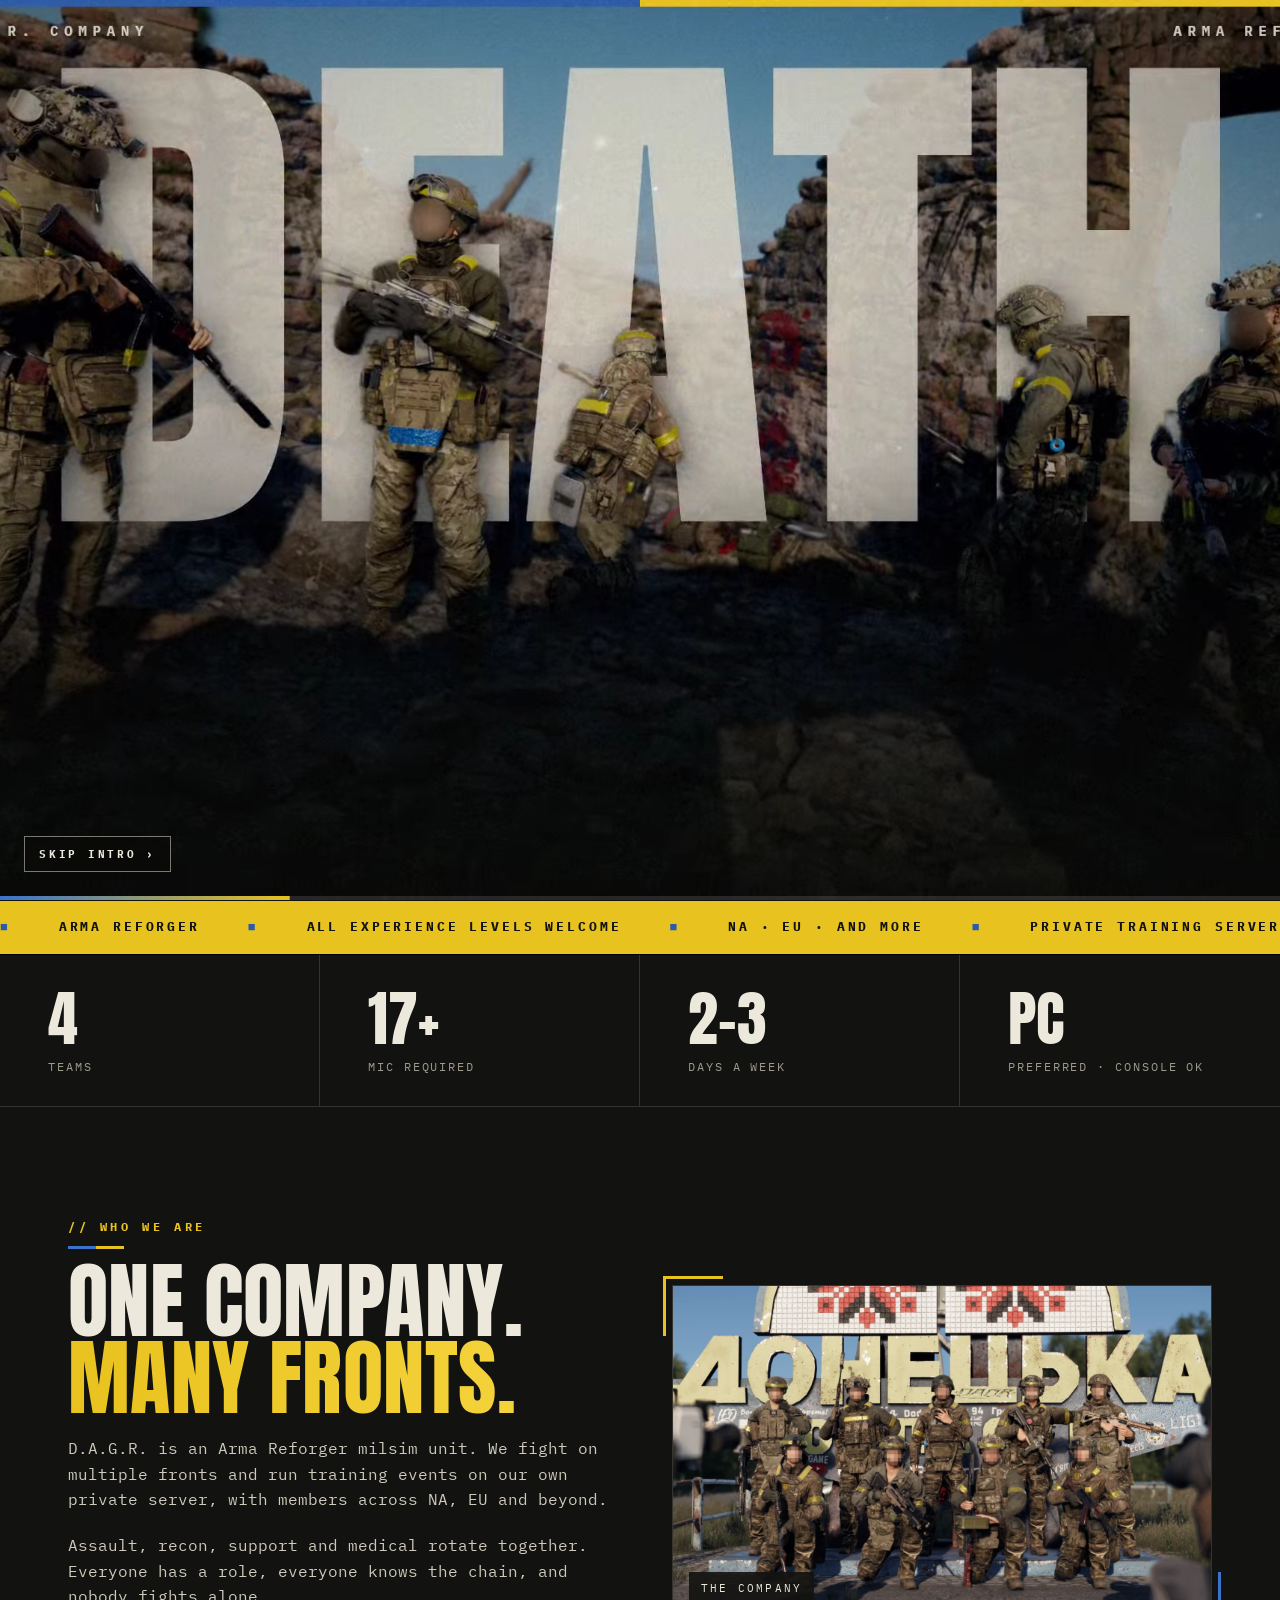
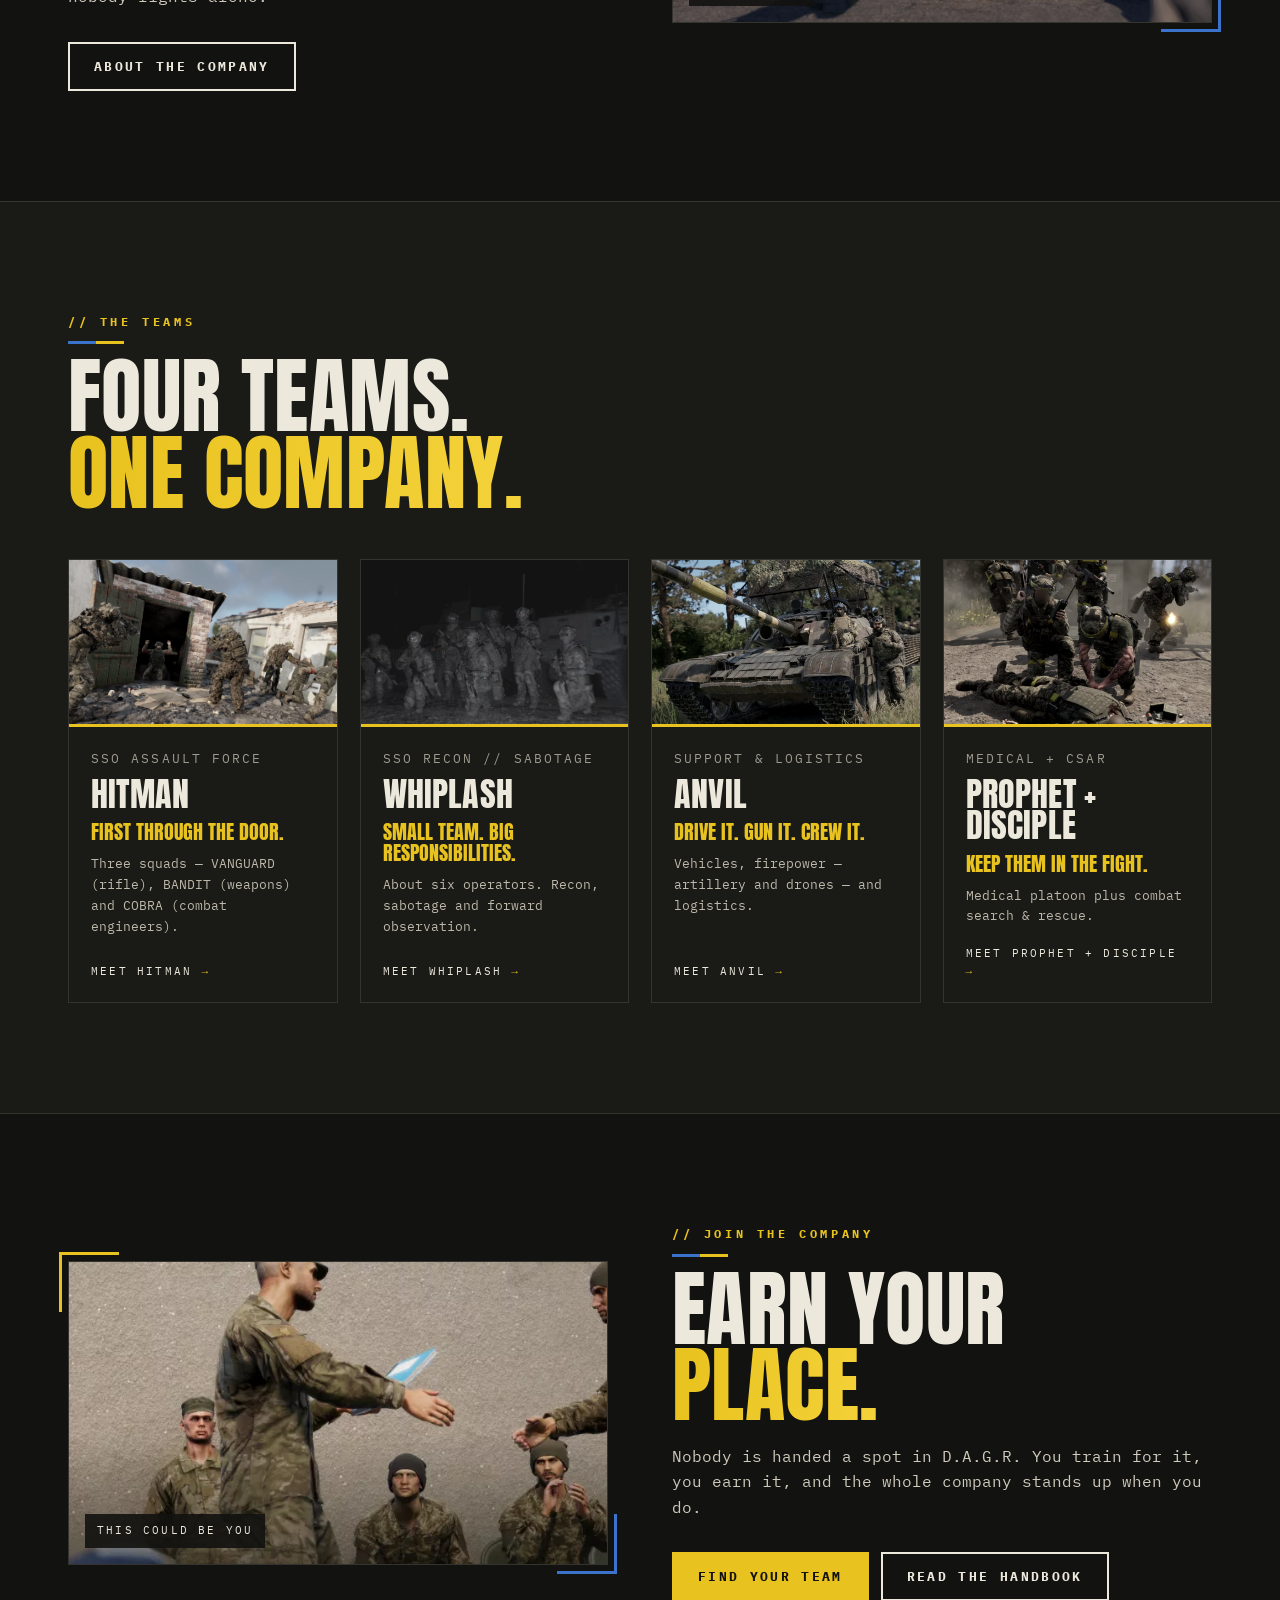
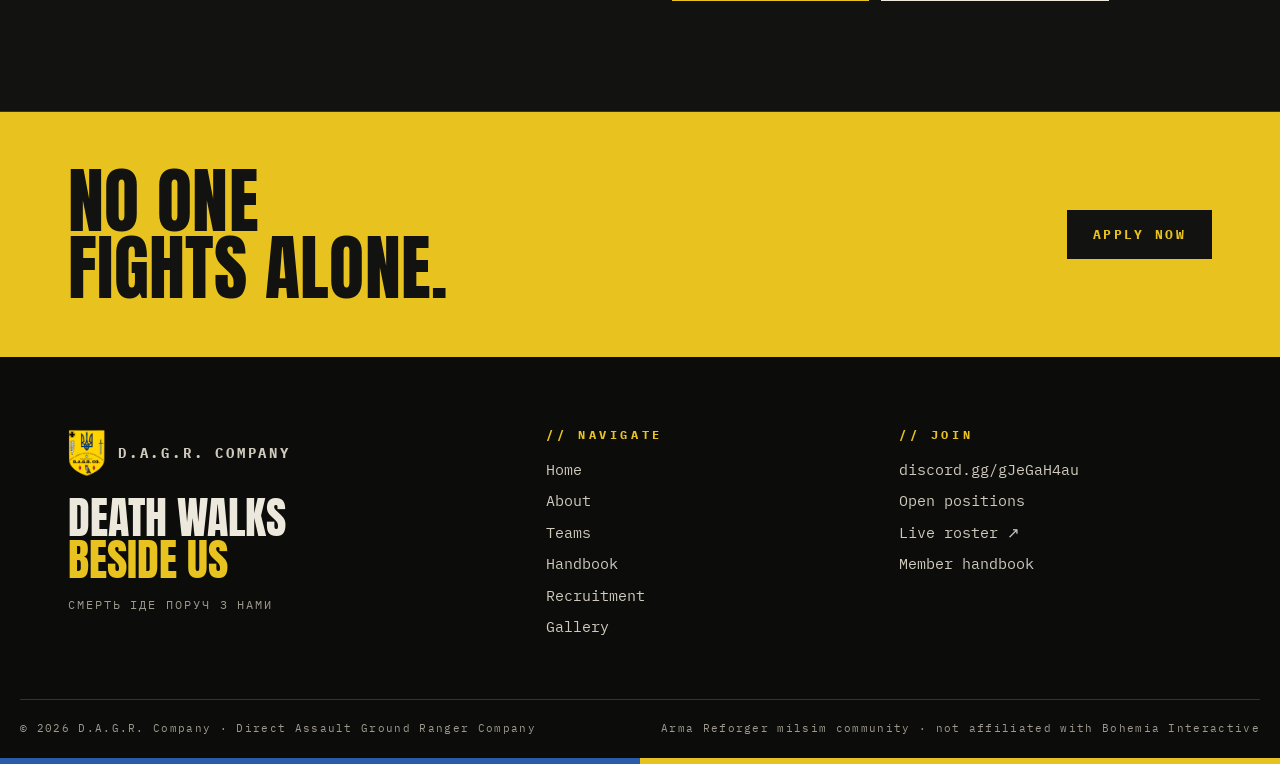
<file: index.html>
<!doctype html>
<html lang="en">
<head>
<meta charset="utf-8">
<meta name="viewport" content="width=device-width, initial-scale=1">
<title>D.A.G.R. Company — Arma Reforger Milsim</title>
<meta name="description" content="D.A.G.R. — Direct Assault Ground Ranger Company. An Arma Reforger milsim unit. Death walks beside us.">
<meta name="theme-color" content="#121210">
<meta property="og:title" content="D.A.G.R. Company — Arma Reforger Milsim">
<meta property="og:description" content="D.A.G.R. — Direct Assault Ground Ranger Company. An Arma Reforger milsim unit. Death walks beside us.">
<meta property="og:image" content="imagens/cortes/hero-colina.webp">
<link rel="icon" type="image/png" href="imagens/logo-escudo.png">
<link rel="preload" href="fonts/anton-latin-400-normal.woff2" as="font" type="font/woff2" crossorigin>
<link rel="stylesheet" href="css/style.css">
<script>document.documentElement.classList.add("js");</script>
</head>
<body>

<div class="intro" aria-hidden="true">
  <video class="intro-video" muted playsinline preload="auto" poster="video/intro-poster.webp"></video>
  <div class="intro-alt">
    <img src="imagens/logo-escudo.png" alt="">
    <div class="t"><span>D.A.G.R. Company</span></div>
    <div class="bar"></div>
    <div class="m">Death walks beside us</div>
  </div>
  <div class="intro-bar"><span></span></div>
  <button class="intro-skip" type="button">Skip intro ›</button>
</div>
<div class="flag"></div>
<header class="site-header">
  <div class="container nav">
    <a class="brand" href="index.html" aria-label="D.A.G.R. Company — home">
      <img src="imagens/logo-escudo.png" alt="" width="38" height="48">
      <span>D.A.G.R. CO.</span>
    </a>
    <nav aria-label="Main">
      <ul class="nav-links" id="nav-links">
        <li><a href="index.html" aria-current="page">Home</a></li>
        <li><a href="about.html">About</a></li>
        <li><a href="teams.html">Teams</a></li>
        <li><a href="handbook.html">Handbook</a></li>
        <li><a href="recruitment.html">Recruitment</a></li>
        <li><a href="gallery.html">Gallery</a></li>
        <li class="mobile-join"><a class="btn" href="recruitment.html#apply">Join the company</a></li>
      </ul>
    </nav>
    <a class="btn join" href="recruitment.html#apply">Join</a>
    <button class="nav-toggle" aria-expanded="false" aria-controls="nav-links">☰ MENU</button>
  </div>
</header>
<main>

<section class="hero">
  <div class="hero-media">
    <img src="imagens/cortes/hero-colina.webp" alt="D.A.G.R. squad advancing up a hill at dusk" fetchpriority="high">
  </div>
  <div class="container hero-content stagger">
    <p class="eyebrow">// Direct Assault Ground Ranger Company</p>
    <h1>D.A.G.R.<br><span class="y">Company</span></h1>
    <p class="motto">Death walks beside us &nbsp;//&nbsp; Arma Reforger</p>
    <p class="lead">A milsim company built on real structure, real training and a team you can count on. Four teams. One fight.</p>
    <div class="btn-row">
      <a class="btn" href="recruitment.html">Apply now</a>
      <a class="btn ghost" href="teams.html">Meet the teams</a>
    </div>
  </div>
  <span class="scroll-cue" aria-hidden="true"></span>
</section>

<div class="ticker" aria-hidden="true">
  <div class="ticker-track">
    <span>Arma Reforger</span><span>All experience levels welcome</span><span>NA · EU · and more</span><span>Private training server</span><span>Death walks beside us</span>
    <span>Arma Reforger</span><span>All experience levels welcome</span><span>NA · EU · and more</span><span>Private training server</span><span>Death walks beside us</span>
  </div>
</div>

<div class="stats">
  <div class="stat"><div class="n" data-count="4">4</div><div class="l caps muted">Teams</div></div>
  <div class="stat"><div class="n" data-count="18" data-suffix="+">18+</div><div class="l caps muted">Mic required</div></div>
  <div class="stat"><div class="n">2–3</div><div class="l caps muted">Days a week</div></div>
  <div class="stat"><div class="n">PC</div><div class="l caps muted">Preferred · console OK</div></div>
</div>

<section class="section">
  <div class="container split">
    <div class="reveal">
      <p class="eyebrow">// Who we are</p>
      <h2>One company.<br><span class="y">Many fronts.</span></h2>
      <p class="lead">D.A.G.R. is an Arma Reforger milsim unit. We fight on multiple fronts and run training events on our own private server, with members across NA, EU and beyond.</p>
      <p class="lead">Assault, recon, support and medical rotate together. Everyone has a role, everyone knows the chain, and nobody fights alone.</p>
      <div class="btn-row"><a class="btn ghost" href="about.html">About the company</a></div>
    </div>
    <div class="frame reveal" style="aspect-ratio:16/10">
      <img src="imagens/foto-grupo-donetsk.webp" alt="D.A.G.R. members posing for a group photo" loading="lazy">
      <span class="caption">The company</span>
    </div>
  </div>
</section>

<section class="section alt">
  <div class="container">
    <div class="section-head reveal">
      <p class="eyebrow">// The teams</p>
      <h2>Four teams.<br><span class="y">One company.</span></h2>
    </div>

    <div class="grid g4">
      <a class="team-card reveal" href="teams.html#hitman">
        <div class="img"><img src="imagens/cortes/team-hitman.webp" alt="HITMAN operators clearing a building" loading="lazy"></div>
        <div class="body">
          <p class="caps role">SSO Assault Force</p>
          <h3>Hitman</h3>
          <p class="motto">First through the door.</p>
          <p>Three squads — VANGUARD (rifle), BANDIT (weapons) and COBRA (combat engineers).</p>
          <span class="more">Meet Hitman</span>
        </div>
      </a>
      <a class="team-card reveal" href="teams.html#whiplash">
        <div class="img"><img src="imagens/cortes/team-whiplash.webp" alt="WHIPLASH recon team staging at night" loading="lazy"></div>
        <div class="body">
          <p class="caps role">SSO Recon // Sabotage</p>
          <h3>Whiplash</h3>
          <p class="motto">Small team. Big responsibilities.</p>
          <p>About six operators. Recon, sabotage and forward observation.</p>
          <span class="more">Meet Whiplash</span>
        </div>
      </a>
      <a class="team-card reveal" href="teams.html#anvil">
        <div class="img"><img src="imagens/cortes/team-anvil-veh.webp" alt="ANVIL tank crew resting on their vehicle" loading="lazy"></div>
        <div class="body">
          <p class="caps role">Support &amp; Logistics</p>
          <h3>Anvil</h3>
          <p class="motto">Drive it. Gun it. Crew it.</p>
          <p>Vehicles, firepower — artillery and drones — and logistics.</p>
          <span class="more">Meet Anvil</span>
        </div>
      </a>
      <a class="team-card reveal" href="teams.html#prophet">
        <div class="img"><img src="imagens/cortes/team-prophet.webp" alt="Medic treating a casualty under fire" loading="lazy"></div>
        <div class="body">
          <p class="caps role">Medical + CSAR</p>
          <h3>Prophet + Disciple</h3>
          <p class="motto">Keep them in the fight.</p>
          <p>Medical platoon plus combat search &amp; rescue.</p>
          <span class="more">Meet Prophet + Disciple</span>
        </div>
      </a>
    </div>

  </div>
</section>

<section class="section">
  <div class="container split">
    <div class="frame reveal" style="aspect-ratio:16/9">
      <img src="imagens/cortes/recruit-earn.webp" alt="A new member receiving his certificate" loading="lazy">
      <span class="caption">This could be you</span>
    </div>
    <div class="reveal">
      <p class="eyebrow">// Join the company</p>
      <h2>Earn your <span class="y">place.</span></h2>
      <p class="lead">Nobody is handed a spot in D.A.G.R. You train for it, you earn it, and the whole company stands up when you do.</p>
      <div class="btn-row">
        <a class="btn" href="recruitment.html">Find your team</a>
        <a class="btn ghost" href="handbook.html">Read the handbook</a>
      </div>
    </div>
  </div>
</section>

<section class="cta-band">
  <div class="container">
    <h2>No one<br>fights alone.</h2>
    <div class="btn-row" style="margin-top:0">
      <a class="btn dark" href="recruitment.html">Apply now</a>
    </div>
  </div>
</section>
</main>

<footer class="site-footer">
  <div class="container footer-grid">
    <div>
      <a class="brand" href="index.html"><img src="imagens/logo-escudo.png" alt="" width="38" height="48"><span>D.A.G.R. COMPANY</span></a>
      <div class="motto">Death walks<br><span class="y">beside us</span></div>
      <p class="caps muted" style="margin-top:14px">Смерть іде поруч з нами</p>
    </div>
    <div>
      <h4>// Navigate</h4>
      <ul>
          <li><a href="index.html">Home</a></li>
          <li><a href="about.html">About</a></li>
          <li><a href="teams.html">Teams</a></li>
          <li><a href="handbook.html">Handbook</a></li>
          <li><a href="recruitment.html">Recruitment</a></li>
          <li><a href="gallery.html">Gallery</a></li>
      </ul>
    </div>
    <div>
      <h4>// Join</h4>
      <ul>
        <li><a href="https://discord.gg/gJeGaH4au" target="_blank" rel="noopener">discord.gg/gJeGaH4au</a></li>
        <li><a href="recruitment.html#positions">Open positions</a></li>
        <li><a href="https://sweep-cmd.github.io/D.A.G.R.-COMPANY/" target="_blank" rel="noopener">Live roster ↗</a></li>
        <li><a href="handbook.html">Member handbook</a></li>
      </ul>
    </div>
  </div>
  <div class="container footer-bottom">
    <span>© <span data-year>2026</span> D.A.G.R. Company · Direct Assault Ground Ranger Company</span>
    <span>Arma Reforger milsim community · not affiliated with Bohemia Interactive</span>
  </div>
  <div class="flag"></div>
</footer>

<script src="js/main.js"></script>
</body>
</html>
</file>
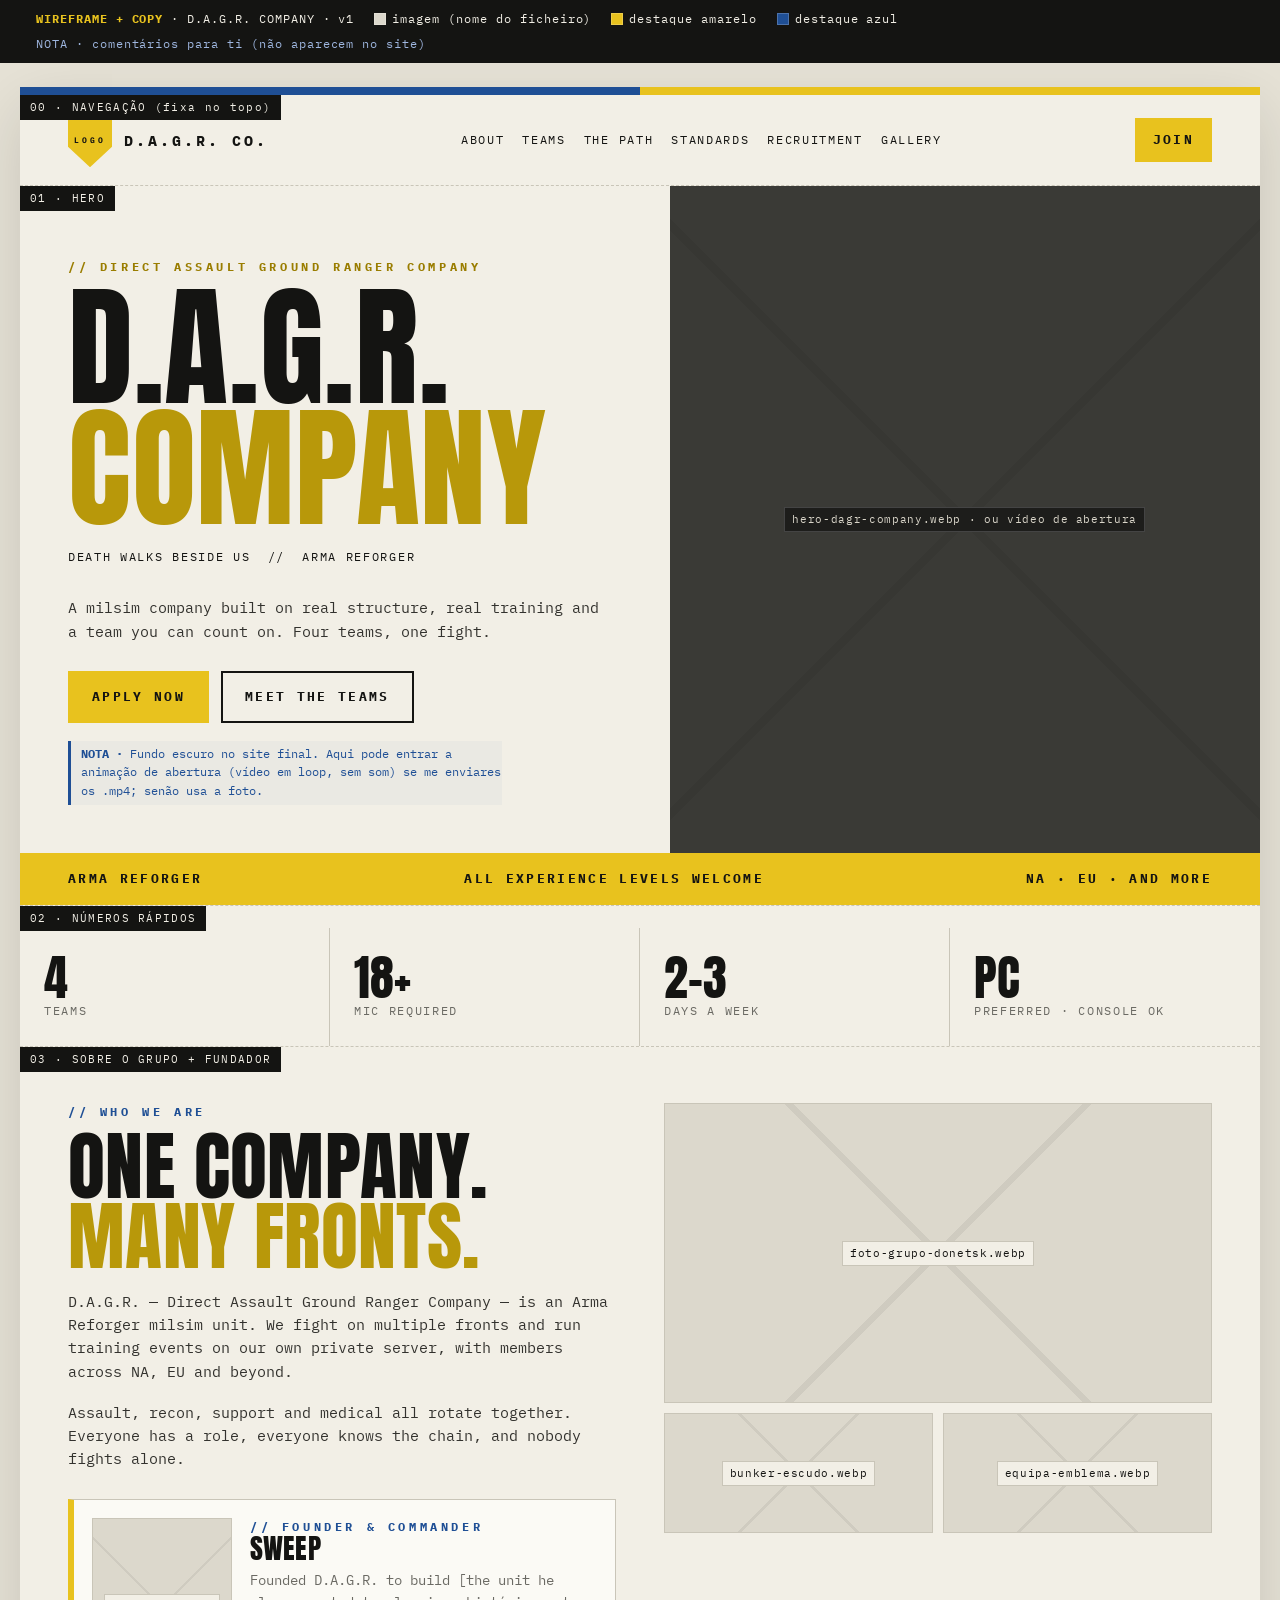
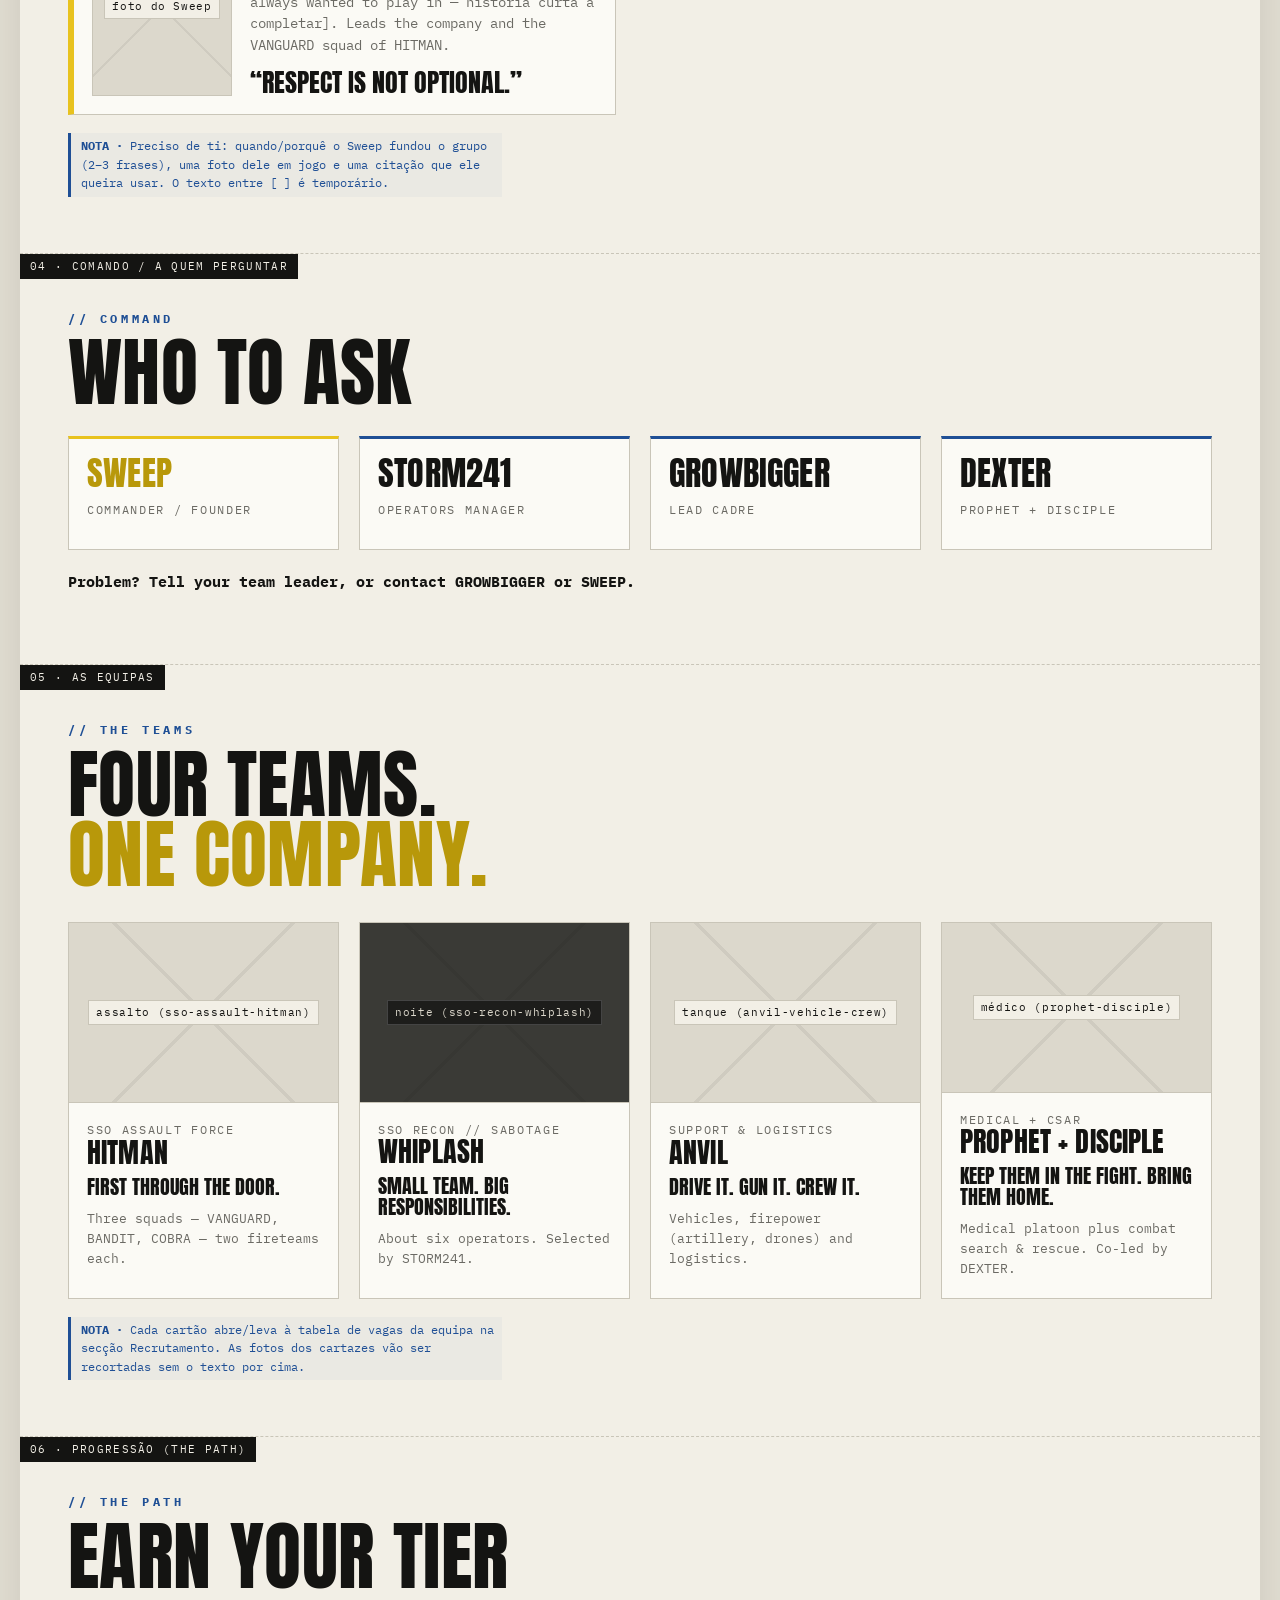
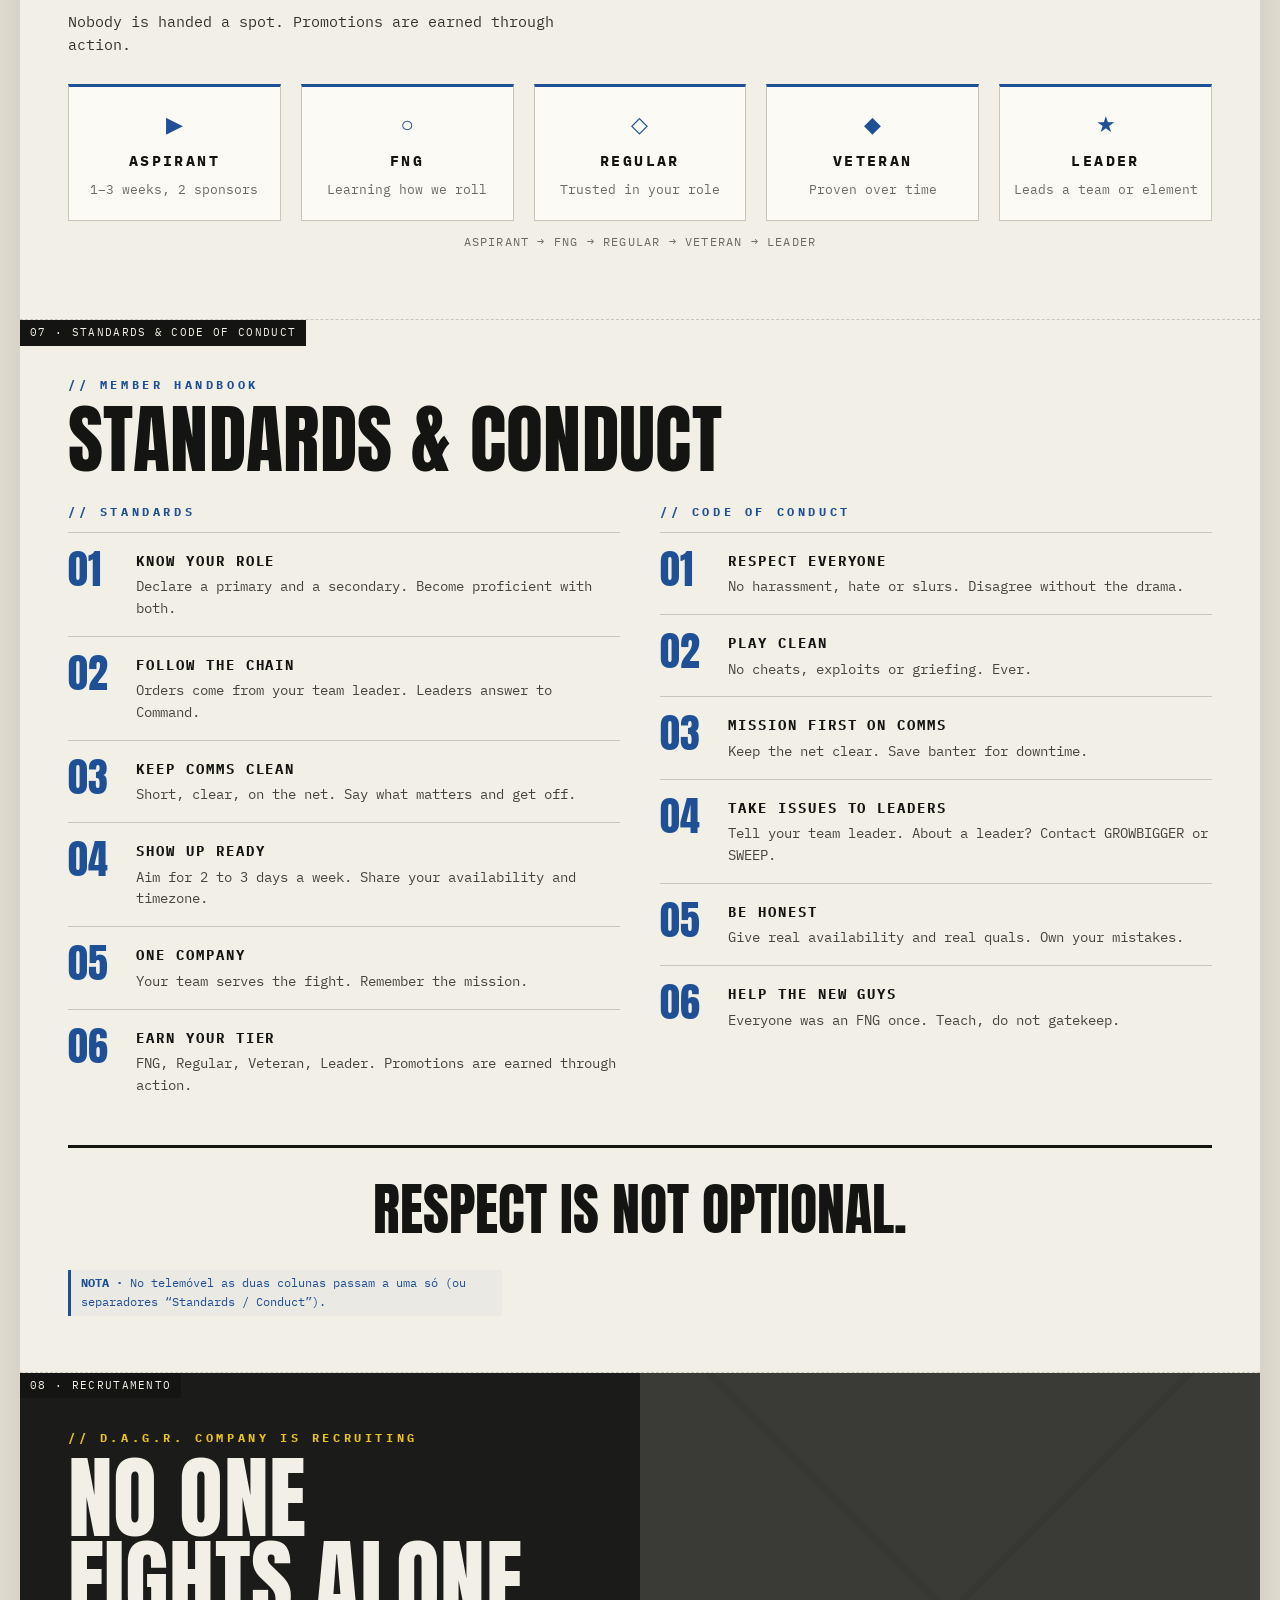
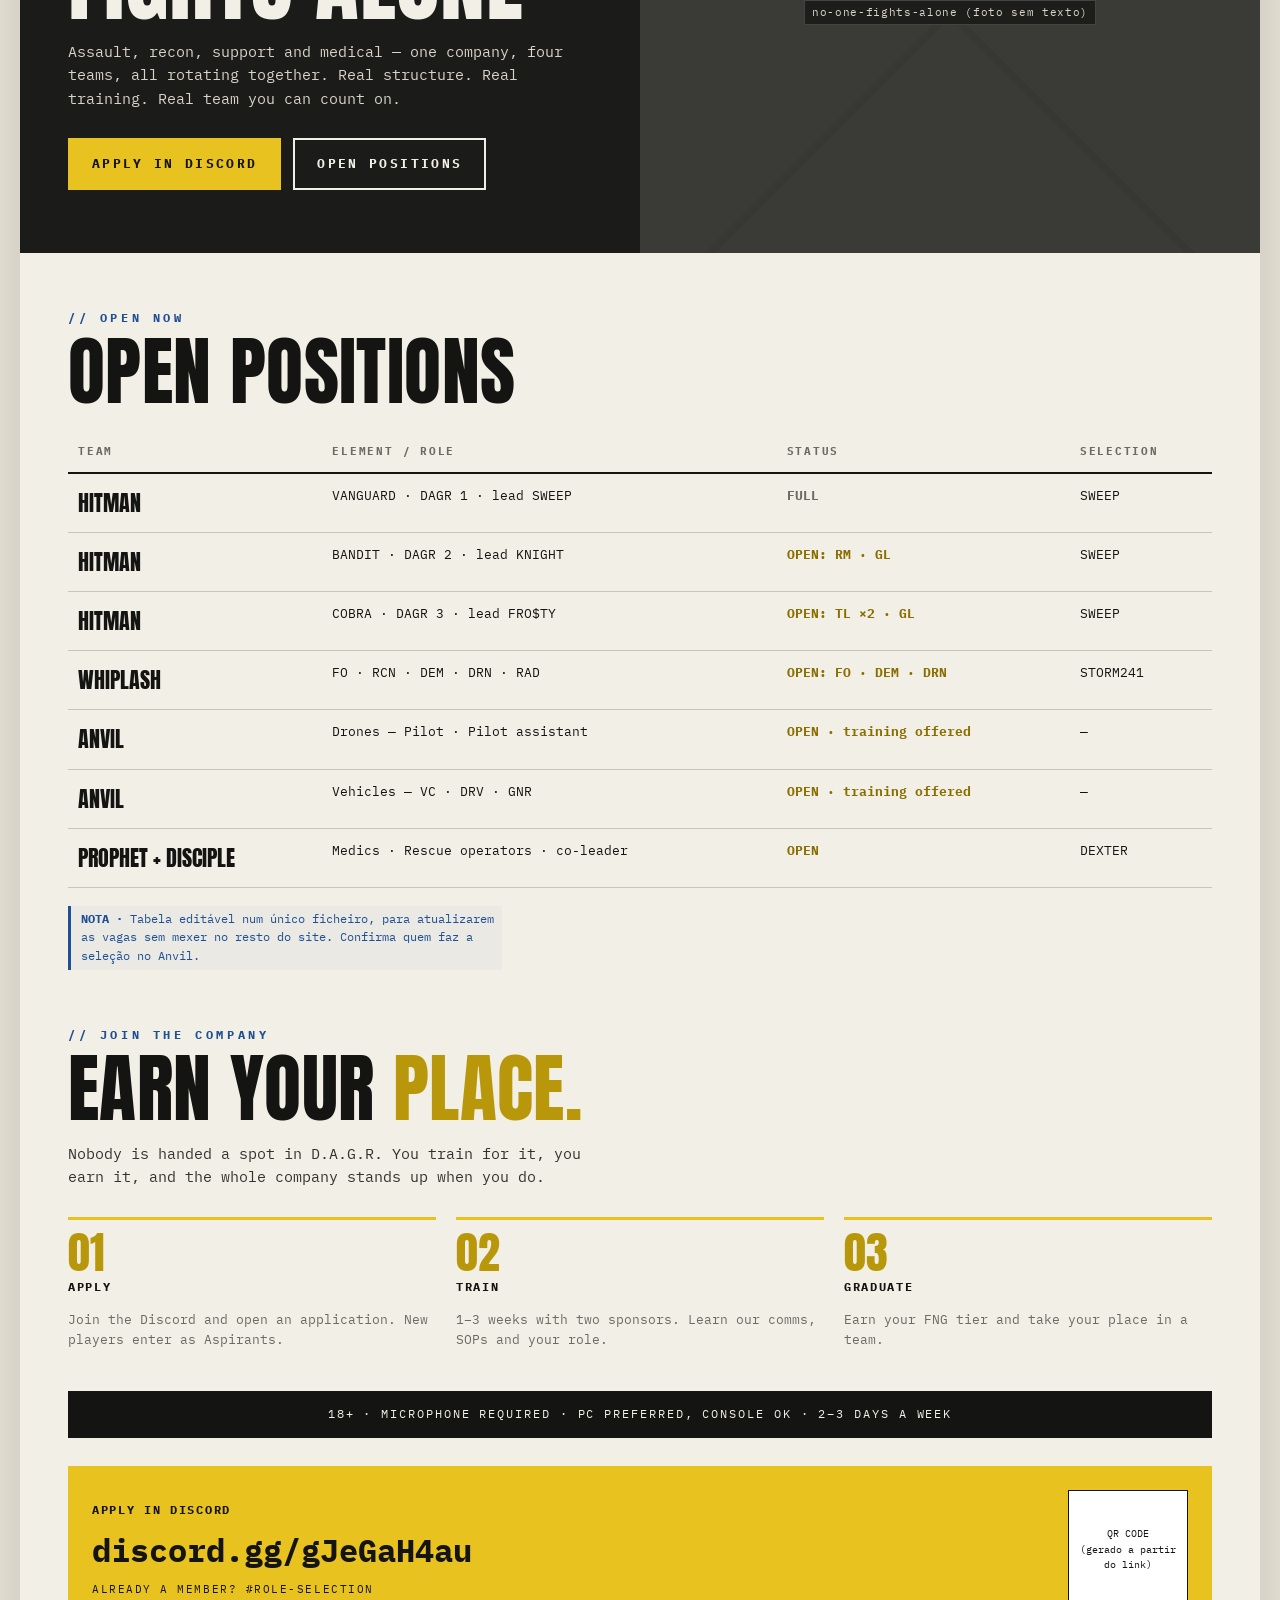
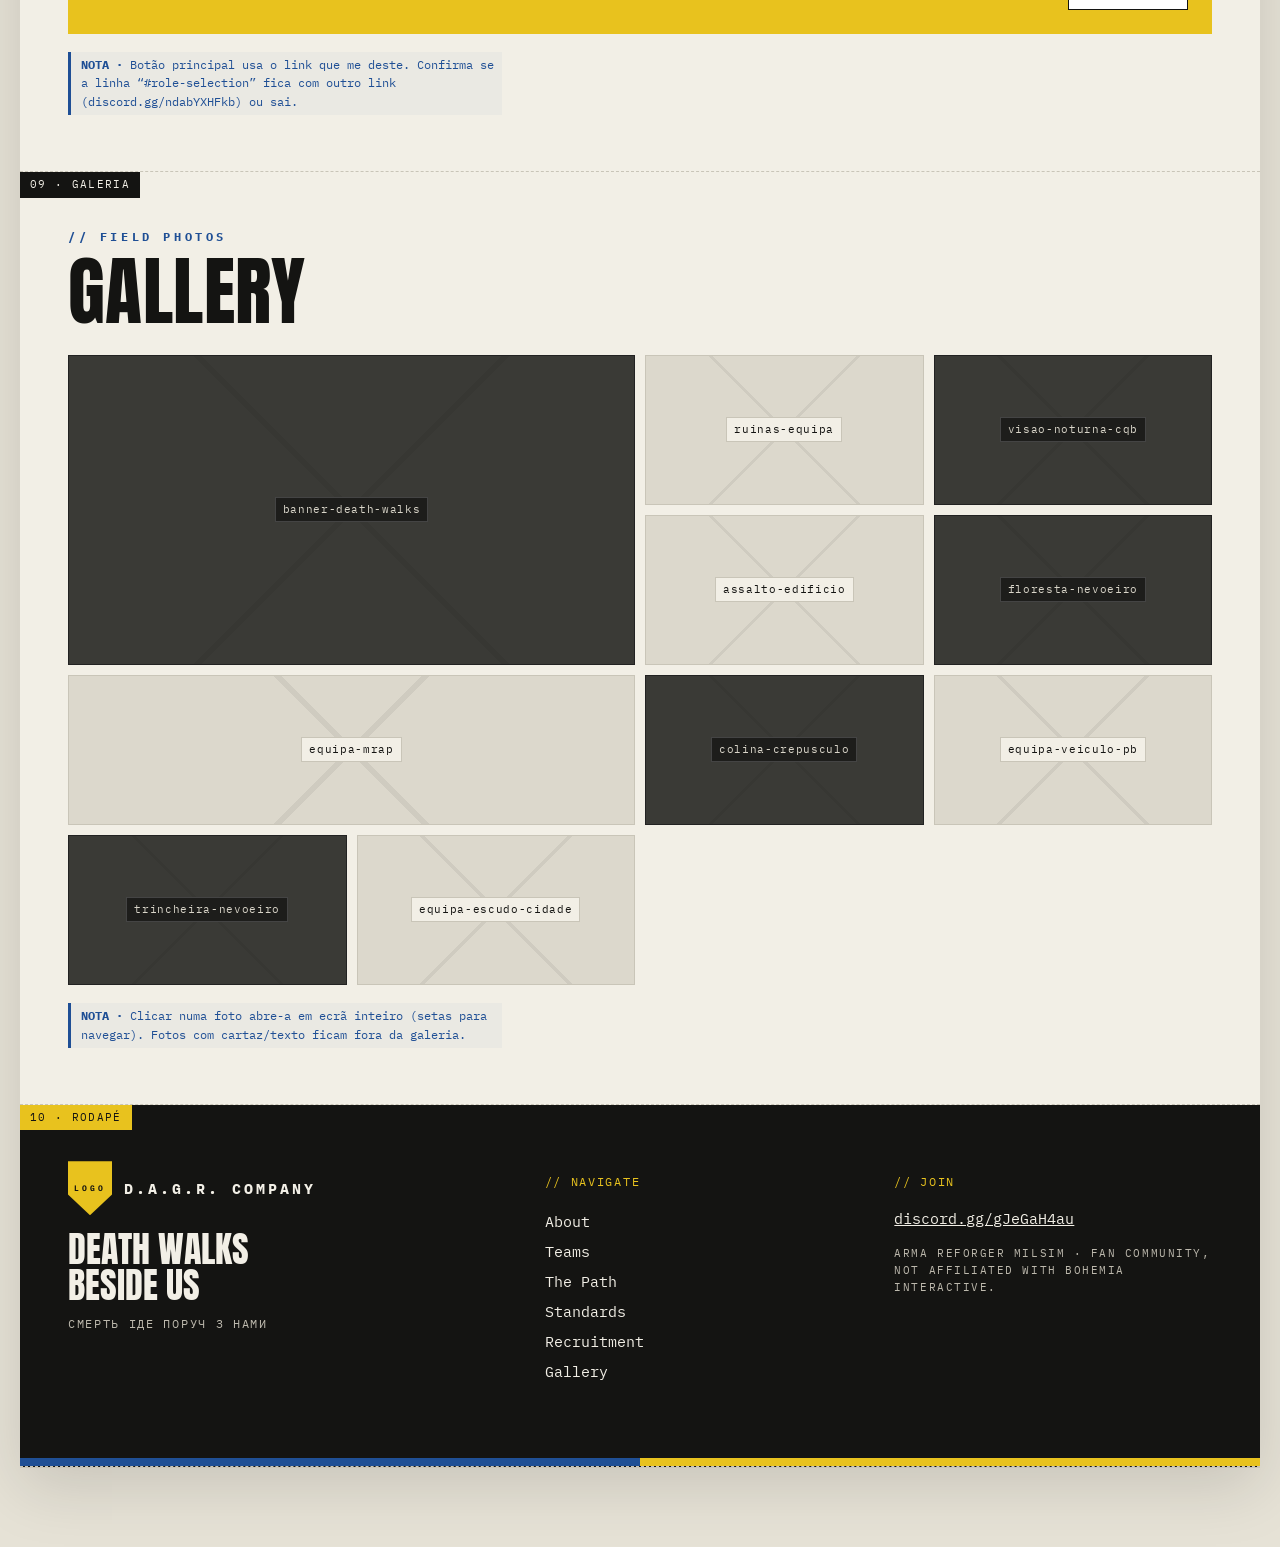
<file: wireframe/index.html>
<!doctype html>
<html lang="pt">
<head>
<meta charset="utf-8">
<meta name="viewport" content="width=device-width, initial-scale=1">
<title>DAGR — Wireframe</title>
<link rel="preconnect" href="https://fonts.googleapis.com">
<link rel="preconnect" href="https://fonts.gstatic.com" crossorigin>
<link href="https://fonts.googleapis.com/css2?family=Anton&family=IBM+Plex+Mono:wght@400;600;700&display=swap" rel="stylesheet">
<style>
  :root {
    --paper: #f2efe6;
    --ink: #141412;
    --mute: #6b6a64;
    --line: #c9c5b8;
    --ph: #dcd8cc;       /* placeholder de imagem */
    --ph-dark: #3a3a36;  /* placeholder de imagem escura */
    --blue: #1f4f95;
    --yellow: #e8c21e;
    --note: #1f4f95;
    --display: "Anton", "Impact", sans-serif;
    --mono: "IBM Plex Mono", ui-monospace, monospace;
  }
  * { box-sizing: border-box; }
  html { scroll-behavior: smooth; }
  body { margin: 0; background: #e6e2d6; color: var(--ink); font: 15px/1.55 var(--mono); }

  /* ---------- barra de legenda do wireframe (não faz parte do site) ---------- */
  .legend { position: sticky; top: 0; z-index: 20; background: var(--ink); color: var(--paper); font-size: 12px; letter-spacing: .08em; }
  .legend-in { max-width: 1240px; margin: 0 auto; padding: 10px 16px; display: flex; flex-wrap: wrap; gap: 6px 20px; align-items: center; }
  .legend b { color: var(--yellow); }
  .legend .k { display: inline-flex; align-items: center; gap: 6px; }
  .sw { width: 12px; height: 12px; display: inline-block; border: 1px solid #fff3; }

  /* ---------- página ---------- */
  .page { max-width: 1240px; margin: 24px auto 80px; background: var(--paper); box-shadow: 0 1px 0 var(--line), 0 20px 60px #0002; }
  .flag { height: 8px; background: linear-gradient(90deg, var(--blue) 50%, var(--yellow) 50%); }

  section, header.nav, footer.foot { position: relative; border-bottom: 1px dashed var(--line); }
  .wrap { padding: 56px 48px; }
  .tag { position: absolute; top: 0; left: 0; background: var(--ink); color: var(--paper); font-size: 11px; letter-spacing: .12em; padding: 4px 10px; z-index: 2; }
  .note { font-size: 12px; color: var(--note); border-left: 3px solid var(--note); padding: 4px 0 4px 10px; margin: 18px 0 0; max-width: 62ch; background: #1f4f950a; }
  .note::before { content: "NOTA · "; font-weight: 700; }

  .eyebrow { font-size: 12px; letter-spacing: .3em; text-transform: uppercase; color: var(--blue); font-weight: 700; margin: 0 0 10px; }
  .eyebrow.y { color: #9a7d00; }
  h1, h2, h3 { font-family: var(--display); font-weight: 400; text-transform: uppercase; line-height: .92; margin: 0; letter-spacing: .005em; }
  h1 { font-size: clamp(56px, 11vw, 132px); }
  h2 { font-size: clamp(40px, 6.5vw, 76px); }
  h3 { font-size: 28px; }
  .y { color: #b8980a; }
  .lead { max-width: 60ch; color: #33322e; margin: 18px 0 0; }
  .muted { color: var(--mute); }
  .caps { text-transform: uppercase; letter-spacing: .14em; font-size: 12px; }

  .ph { background: var(--ph); border: 1px solid var(--line); position: relative; display: flex; align-items: center; justify-content: center; text-align: center; color: var(--mute); font-size: 11px; letter-spacing: .06em; padding: 10px; min-height: 120px;
        background-image: linear-gradient(45deg, transparent 49.5%, #0000000f 49.5% 50.5%, transparent 50.5%), linear-gradient(-45deg, transparent 49.5%, #0000000f 49.5% 50.5%, transparent 50.5%); }
  .ph.dark { background-color: var(--ph-dark); color: #bdb9ad; border-color: #222; }
  .ph span { background: var(--paper); color: var(--ink); padding: 3px 7px; border: 1px solid var(--line); }
  .ph.dark span { background: #1d1d1b; color: #d9d5c9; border-color: #444; }

  .btn { display: inline-block; font-family: var(--mono); font-weight: 700; font-size: 13px; letter-spacing: .18em; text-transform: uppercase; padding: 14px 22px; border: 2px solid var(--ink); text-decoration: none; color: var(--ink); }
  .btn.pri { background: var(--yellow); border-color: var(--yellow); }
  .btn.ghost { background: transparent; }
  .row { display: flex; flex-wrap: wrap; gap: 12px; margin-top: 28px; }

  .grid { display: grid; gap: 20px; }
  .g2 { grid-template-columns: repeat(2, 1fr); }
  .g3 { grid-template-columns: repeat(3, 1fr); }
  .g4 { grid-template-columns: repeat(4, 1fr); }
  .g5 { grid-template-columns: repeat(5, 1fr); }
  .card { border: 1px solid var(--line); border-top: 3px solid var(--blue); padding: 18px; background: #fbfaf5; }
  .card.y { border-top-color: var(--yellow); }
  .kv { display: flex; justify-content: space-between; gap: 10px; border-top: 1px solid var(--line); padding: 8px 0; font-size: 13px; }
  .open { color: #8a6f00; font-weight: 700; }
  .full { color: var(--mute); font-weight: 700; }

  /* NAV */
  .nav .wrap { padding: 18px 48px; display: flex; align-items: center; justify-content: space-between; gap: 20px; }
  .brand { display: flex; align-items: center; gap: 12px; font-weight: 700; letter-spacing: .2em; }
  .logo-ph { width: 44px; height: 54px; background: var(--yellow); clip-path: polygon(0 0,100% 0,100% 62%,50% 100%,0 62%); display: flex; align-items: center; justify-content: center; font-size: 8px; color: var(--ink); }
  .links { display: flex; gap: 18px; font-size: 12px; letter-spacing: .14em; text-transform: uppercase; flex-wrap: wrap; }
  .links a { color: var(--ink); text-decoration: none; }
  .burger { display: none; border: 2px solid var(--ink); padding: 6px 10px; font-size: 12px; }

  /* HERO */
  .hero { display: grid; grid-template-columns: 1.1fr 1fr; min-height: 560px; }
  .hero .ph { min-height: 560px; border: 0; }
  .hero .txt { padding: 72px 48px 48px; display: flex; flex-direction: column; justify-content: flex-end; }
  .strip { background: var(--yellow); display: flex; justify-content: space-between; flex-wrap: wrap; gap: 10px; padding: 16px 48px; font-weight: 700; letter-spacing: .18em; font-size: 13px; text-transform: uppercase; }

  /* STATS */
  .stats { display: grid; grid-template-columns: repeat(4, 1fr); }
  .stat { padding: 26px 24px; border-right: 1px solid var(--line); }
  .stat:last-child { border-right: 0; }
  .stat .n { font-family: var(--display); font-size: 48px; line-height: 1; }

  /* ABOUT */
  .about { display: grid; grid-template-columns: 1fr 1fr; gap: 48px; align-items: start; }
  .founder { display: grid; grid-template-columns: 140px 1fr; gap: 18px; margin-top: 28px; border: 1px solid var(--line); border-left: 6px solid var(--yellow); padding: 18px; background: #fbfaf5; }
  .founder .ph { min-height: 160px; }
  blockquote { margin: 12px 0 0; font-family: var(--display); font-size: 26px; line-height: 1.05; text-transform: uppercase; }

  /* COMMAND */
  .cmd h3 { font-size: 34px; }

  /* TEAMS */
  .team { display: grid; grid-template-columns: 1fr; border: 1px solid var(--line); background: #fbfaf5; }
  .team .ph { min-height: 170px; border: 0; border-bottom: 1px solid var(--line); }
  .team .body { padding: 18px; }
  .team .motto { font-family: var(--display); text-transform: uppercase; font-size: 20px; line-height: 1.05; margin: 10px 0 12px; }

  /* PATH */
  .step { text-align: center; border: 1px solid var(--line); border-top: 3px solid var(--blue); padding: 20px 12px; background: #fbfaf5; }
  .step .ico { color: var(--blue); font-size: 22px; }
  .step b { display: block; letter-spacing: .16em; margin: 8px 0 4px; }
  .arrow { text-align: center; color: var(--mute); font-size: 12px; margin-top: 12px; letter-spacing: .1em; }

  /* STANDARDS */
  .rule { display: grid; grid-template-columns: 56px 1fr; gap: 12px; padding: 16px 0; border-top: 1px solid var(--line); }
  .rule .num { font-family: var(--display); font-size: 40px; color: var(--blue); line-height: 1; }
  .rule b { letter-spacing: .14em; text-transform: uppercase; font-size: 14px; }
  .rule p { margin: 4px 0 0; color: #45443f; font-size: 14px; }
  .banner { margin-top: 32px; border-top: 3px solid var(--ink); padding-top: 18px; text-align: center; font-family: var(--display); font-size: clamp(32px, 5vw, 56px); text-transform: uppercase; }

  /* RECRUIT */
  .recruit-hero { display: grid; grid-template-columns: 1fr 1fr; background: #1b1b19; color: var(--paper); }
  .recruit-hero .txt { padding: 56px 48px; }
  .recruit-hero .ph { min-height: 480px; border: 0; }
  .recruit-hero .eyebrow { color: var(--yellow); }
  .recruit-hero .lead { color: #d8d4c8; }
  .recruit-hero .btn.ghost { color: var(--paper); border-color: var(--paper); }
  .tbl { width: 100%; border-collapse: collapse; font-size: 13px; margin-top: 24px; }
  .tbl th, .tbl td { text-align: left; padding: 12px 10px; border-bottom: 1px solid var(--line); vertical-align: top; }
  .tbl th { font-size: 11px; letter-spacing: .16em; text-transform: uppercase; color: var(--mute); border-bottom: 2px solid var(--ink); }
  .tbl td:first-child { font-family: var(--display); font-size: 22px; text-transform: uppercase; white-space: nowrap; }
  .num3 .n { font-family: var(--display); font-size: 44px; color: #b8980a; line-height: 1; }
  .num3 > div { border-top: 3px solid var(--yellow); padding-top: 10px; }
  .req { background: var(--ink); color: var(--paper); padding: 14px 18px; letter-spacing: .16em; font-size: 12px; text-transform: uppercase; margin-top: 28px; text-align: center; }
  .cta-box { margin-top: 28px; background: var(--yellow); padding: 24px; display: grid; grid-template-columns: 1fr auto; gap: 20px; align-items: center; }
  .cta-box .big { font-size: clamp(20px, 3vw, 32px); font-weight: 700; word-break: break-all; }
  .qr { width: 120px; height: 120px; background: #fff; border: 1px solid var(--ink); display: flex; align-items: center; justify-content: center; font-size: 10px; text-align: center; }

  /* GALLERY */
  .gal { display: grid; grid-template-columns: repeat(4, 1fr); grid-auto-rows: 150px; gap: 10px; }
  .gal .ph { min-height: 0; }
  .gal .w2 { grid-column: span 2; }
  .gal .h2 { grid-row: span 2; }

  /* FOOTER */
  .foot { background: var(--ink); color: var(--paper); }
  .foot .wrap { display: grid; grid-template-columns: 1.4fr 1fr 1fr; gap: 32px; }
  .foot a { color: var(--paper); }
  .foot .motto { font-family: var(--display); font-size: 36px; text-transform: uppercase; line-height: 1; }

  /* RESPONSIVO */
  @media (max-width: 900px) {
    .wrap, .nav .wrap, .strip { padding-left: 16px; padding-right: 16px; }
    .wrap { padding-top: 48px; padding-bottom: 40px; }
    .links { display: none; } .burger { display: inline-block; }
    .hero, .recruit-hero, .about { grid-template-columns: 1fr; }
    .hero .ph { min-height: 280px; order: -1; } .recruit-hero .ph { min-height: 240px; }
    .hero .txt, .recruit-hero .txt { padding: 32px 16px; }
    .g3, .g4, .g5, .g2 { grid-template-columns: 1fr 1fr; }
    .stats { grid-template-columns: 1fr 1fr; } .stat:nth-child(2) { border-right: 0; } .stat { border-bottom: 1px solid var(--line); }
    .gal { grid-template-columns: 1fr 1fr; }
    .foot .wrap { grid-template-columns: 1fr; }
    .tbl thead { display: none; } .tbl tr { display: block; border-bottom: 2px solid var(--ink); padding: 8px 0; } .tbl td { display: block; border: 0; padding: 4px 0; }
  }
  @media (max-width: 520px) {
    .g3, .g4, .g5, .g2 { grid-template-columns: 1fr; }
    .founder { grid-template-columns: 1fr; }
    .cta-box { grid-template-columns: 1fr; }
  }
</style>
</head>
<body>

<div class="legend"><div class="legend-in">
  <span><b>WIREFRAME + COPY</b> · D.A.G.R. COMPANY · v1</span>
  <span class="k"><i class="sw" style="background:var(--ph)"></i>imagem (nome do ficheiro)</span>
  <span class="k"><i class="sw" style="background:var(--yellow)"></i>destaque amarelo</span>
  <span class="k"><i class="sw" style="background:var(--blue)"></i>destaque azul</span>
  <span class="k" style="color:#9fb7e0">NOTA · comentários para ti (não aparecem no site)</span>
</div></div>

<div class="page">
<div class="flag"></div>

<!-- ============ 00 NAV ============ -->
<header class="nav">
  <span class="tag">00 · NAVEGAÇÃO (fixa no topo)</span>
  <div class="wrap">
    <div class="brand"><div class="logo-ph">LOGO</div> D.A.G.R. CO.</div>
    <nav class="links">
      <a href="#about">About</a><a href="#teams">Teams</a><a href="#path">The Path</a><a href="#standards">Standards</a><a href="#recruit">Recruitment</a><a href="#gallery">Gallery</a>
    </nav>
    <a class="btn pri" href="#recruit" style="padding:10px 16px">Join</a>
    <span class="burger">☰ MENU</span>
  </div>
</header>

<!-- ============ 01 HERO ============ -->
<section id="top">
  <span class="tag">01 · HERO</span>
  <div class="hero">
    <div class="txt">
      <p class="eyebrow y">// Direct Assault Ground Ranger Company</p>
      <h1>D.A.G.R.<br><span class="y">Company</span></h1>
      <p class="caps" style="margin-top:18px">Death walks beside us &nbsp;//&nbsp; Arma Reforger</p>
      <p class="lead">A milsim company built on real structure, real training and a team you can count on. Four teams, one fight.</p>
      <div class="row">
        <a class="btn pri" href="#recruit">Apply now</a>
        <a class="btn ghost" href="#teams">Meet the teams</a>
      </div>
      <p class="note">Fundo escuro no site final. Aqui pode entrar a animação de abertura (vídeo em loop, sem som) se me enviares os .mp4; senão usa a foto.</p>
    </div>
    <div class="ph dark"><span>hero-dagr-company.webp · ou vídeo de abertura</span></div>
  </div>
  <div class="strip"><span>Arma Reforger</span><span>All experience levels welcome</span><span>NA · EU · and more</span></div>
</section>

<!-- ============ 02 NÚMEROS ============ -->
<section>
  <span class="tag">02 · NÚMEROS RÁPIDOS</span>
  <div class="stats" style="padding-top:22px">
    <div class="stat"><div class="n">4</div><div class="caps muted">Teams</div></div>
    <div class="stat"><div class="n">18+</div><div class="caps muted">Mic required</div></div>
    <div class="stat"><div class="n">2–3</div><div class="caps muted">Days a week</div></div>
    <div class="stat"><div class="n">PC</div><div class="caps muted">Preferred · console OK</div></div>
  </div>
</section>

<!-- ============ 03 ABOUT + FUNDADOR ============ -->
<section id="about">
  <span class="tag">03 · SOBRE O GRUPO + FUNDADOR</span>
  <div class="wrap about">
    <div>
      <p class="eyebrow">// Who we are</p>
      <h2>One company.<br><span class="y">Many fronts.</span></h2>
      <p class="lead">D.A.G.R. — Direct Assault Ground Ranger Company — is an Arma Reforger milsim unit. We fight on multiple fronts and run training events on our own private server, with members across NA, EU and beyond.</p>
      <p class="lead">Assault, recon, support and medical all rotate together. Everyone has a role, everyone knows the chain, and nobody fights alone.</p>

      <div class="founder">
        <div class="ph"><span>foto do Sweep</span></div>
        <div>
          <p class="eyebrow" style="margin:0">// Founder &amp; Commander</p>
          <h3>SWEEP</h3>
          <p class="muted" style="margin:8px 0 0;font-size:14px">Founded D.A.G.R. to build [the unit he always wanted to play in — história curta a completar]. Leads the company and the VANGUARD squad of HITMAN.</p>
          <blockquote>“Respect is not optional.”</blockquote>
        </div>
      </div>
      <p class="note">Preciso de ti: quando/porquê o Sweep fundou o grupo (2–3 frases), uma foto dele em jogo e uma citação que ele queira usar. O texto entre [ ] é temporário.</p>
    </div>
    <div class="grid" style="gap:10px">
      <div class="ph" style="min-height:300px"><span>foto-grupo-donetsk.webp</span></div>
      <div class="grid g2" style="gap:10px">
        <div class="ph"><span>bunker-escudo.webp</span></div>
        <div class="ph"><span>equipa-emblema.webp</span></div>
      </div>
    </div>
  </div>
</section>

<!-- ============ 04 COMANDO ============ -->
<section>
  <span class="tag">04 · COMANDO / A QUEM PERGUNTAR</span>
  <div class="wrap">
    <p class="eyebrow">// Command</p>
    <h2>Who to ask</h2>
    <div class="grid g4 cmd" style="margin-top:28px">
      <div class="card y"><h3>Sweep</h3><p class="caps muted">Commander / Founder</p></div>
      <div class="card"><h3>Storm241</h3><p class="caps muted">Operators Manager</p></div>
      <div class="card"><h3>Growbigger</h3><p class="caps muted">Lead Cadre</p></div>
      <div class="card"><h3>Dexter</h3><p class="caps muted">Prophet + Disciple</p></div>
    </div>
    <p style="margin-top:20px;font-weight:700">Problem? Tell your team leader, or contact GROWBIGGER or SWEEP.</p>
  </div>
</section>

<!-- ============ 05 EQUIPAS ============ -->
<section id="teams">
  <span class="tag">05 · AS EQUIPAS</span>
  <div class="wrap">
    <p class="eyebrow">// The teams</p>
    <h2>Four teams.<br><span class="y">One company.</span></h2>
    <div class="grid g4" style="margin-top:32px">
      <article class="team">
        <div class="ph"><span>assalto (sso-assault-hitman)</span></div>
        <div class="body">
          <p class="caps muted" style="margin:0">SSO Assault Force</p>
          <h3>Hitman</h3>
          <p class="motto">First through the door.</p>
          <p class="muted" style="font-size:13px;margin:0">Three squads — VANGUARD, BANDIT, COBRA — two fireteams each.</p>
        </div>
      </article>
      <article class="team">
        <div class="ph dark"><span>noite (sso-recon-whiplash)</span></div>
        <div class="body">
          <p class="caps muted" style="margin:0">SSO Recon // Sabotage</p>
          <h3>Whiplash</h3>
          <p class="motto">Small team. Big responsibilities.</p>
          <p class="muted" style="font-size:13px;margin:0">About six operators. Selected by STORM241.</p>
        </div>
      </article>
      <article class="team">
        <div class="ph"><span>tanque (anvil-vehicle-crew)</span></div>
        <div class="body">
          <p class="caps muted" style="margin:0">Support &amp; Logistics</p>
          <h3>Anvil</h3>
          <p class="motto">Drive it. Gun it. Crew it.</p>
          <p class="muted" style="font-size:13px;margin:0">Vehicles, firepower (artillery, drones) and logistics.</p>
        </div>
      </article>
      <article class="team">
        <div class="ph"><span>médico (prophet-disciple)</span></div>
        <div class="body">
          <p class="caps muted" style="margin:0">Medical + CSAR</p>
          <h3>Prophet + Disciple</h3>
          <p class="motto">Keep them in the fight. Bring them home.</p>
          <p class="muted" style="font-size:13px;margin:0">Medical platoon plus combat search &amp; rescue. Co-led by DEXTER.</p>
        </div>
      </article>
    </div>
    <p class="note">Cada cartão abre/leva à tabela de vagas da equipa na secção Recrutamento. As fotos dos cartazes vão ser recortadas sem o texto por cima.</p>
  </div>
</section>

<!-- ============ 06 O CAMINHO ============ -->
<section id="path">
  <span class="tag">06 · PROGRESSÃO (THE PATH)</span>
  <div class="wrap">
    <p class="eyebrow">// The path</p>
    <h2>Earn your tier</h2>
    <p class="lead">Nobody is handed a spot. Promotions are earned through action.</p>
    <div class="grid g5" style="margin-top:28px">
      <div class="step"><div class="ico">▶</div><b>ASPIRANT</b><span class="muted" style="font-size:13px">1–3 weeks, 2 sponsors</span></div>
      <div class="step"><div class="ico">○</div><b>FNG</b><span class="muted" style="font-size:13px">Learning how we roll</span></div>
      <div class="step"><div class="ico">◇</div><b>REGULAR</b><span class="muted" style="font-size:13px">Trusted in your role</span></div>
      <div class="step"><div class="ico">◆</div><b>VETERAN</b><span class="muted" style="font-size:13px">Proven over time</span></div>
      <div class="step"><div class="ico">★</div><b>LEADER</b><span class="muted" style="font-size:13px">Leads a team or element</span></div>
    </div>
    <p class="arrow">ASPIRANT → FNG → REGULAR → VETERAN → LEADER</p>
  </div>
</section>

<!-- ============ 07 REGRAS ============ -->
<section id="standards">
  <span class="tag">07 · STANDARDS &amp; CODE OF CONDUCT</span>
  <div class="wrap">
    <p class="eyebrow">// Member handbook</p>
    <h2>Standards &amp; conduct</h2>
    <div class="grid g2" style="margin-top:28px;gap:40px">
      <div>
        <p class="eyebrow">// Standards</p>
        <div class="rule"><span class="num">01</span><div><b>Know your role</b><p>Declare a primary and a secondary. Become proficient with both.</p></div></div>
        <div class="rule"><span class="num">02</span><div><b>Follow the chain</b><p>Orders come from your team leader. Leaders answer to Command.</p></div></div>
        <div class="rule"><span class="num">03</span><div><b>Keep comms clean</b><p>Short, clear, on the net. Say what matters and get off.</p></div></div>
        <div class="rule"><span class="num">04</span><div><b>Show up ready</b><p>Aim for 2 to 3 days a week. Share your availability and timezone.</p></div></div>
        <div class="rule"><span class="num">05</span><div><b>One company</b><p>Your team serves the fight. Remember the mission.</p></div></div>
        <div class="rule"><span class="num">06</span><div><b>Earn your tier</b><p>FNG, Regular, Veteran, Leader. Promotions are earned through action.</p></div></div>
      </div>
      <div>
        <p class="eyebrow">// Code of conduct</p>
        <div class="rule"><span class="num">01</span><div><b>Respect everyone</b><p>No harassment, hate or slurs. Disagree without the drama.</p></div></div>
        <div class="rule"><span class="num">02</span><div><b>Play clean</b><p>No cheats, exploits or griefing. Ever.</p></div></div>
        <div class="rule"><span class="num">03</span><div><b>Mission first on comms</b><p>Keep the net clear. Save banter for downtime.</p></div></div>
        <div class="rule"><span class="num">04</span><div><b>Take issues to leaders</b><p>Tell your team leader. About a leader? Contact GROWBIGGER or SWEEP.</p></div></div>
        <div class="rule"><span class="num">05</span><div><b>Be honest</b><p>Give real availability and real quals. Own your mistakes.</p></div></div>
        <div class="rule"><span class="num">06</span><div><b>Help the new guys</b><p>Everyone was an FNG once. Teach, do not gatekeep.</p></div></div>
      </div>
    </div>
    <div class="banner">Respect is not optional.</div>
    <p class="note">No telemóvel as duas colunas passam a uma só (ou separadores “Standards / Conduct”).</p>
  </div>
</section>

<!-- ============ 08 RECRUTAMENTO ============ -->
<section id="recruit">
  <span class="tag">08 · RECRUTAMENTO</span>
  <div class="recruit-hero">
    <div class="txt">
      <p class="eyebrow">// D.A.G.R. Company is recruiting</p>
      <h2 style="font-size:clamp(48px,7vw,92px)">No one<br>fights alone</h2>
      <p class="lead">Assault, recon, support and medical — one company, four teams, all rotating together. Real structure. Real training. Real team you can count on.</p>
      <div class="row">
        <a class="btn pri" href="#apply">Apply in Discord</a>
        <a class="btn ghost" href="#positions">Open positions</a>
      </div>
    </div>
    <div class="ph dark"><span>no-one-fights-alone (foto sem texto)</span></div>
  </div>

  <div class="wrap" id="positions">
    <p class="eyebrow">// Open now</p>
    <h2>Open positions</h2>
    <table class="tbl">
      <thead><tr><th>Team</th><th>Element / role</th><th>Status</th><th>Selection</th></tr></thead>
      <tbody>
        <tr><td>Hitman</td><td>VANGUARD · DAGR 1 · lead SWEEP</td><td class="full">FULL</td><td>SWEEP</td></tr>
        <tr><td>Hitman</td><td>BANDIT · DAGR 2 · lead KNIGHT</td><td class="open">OPEN: RM · GL</td><td>SWEEP</td></tr>
        <tr><td>Hitman</td><td>COBRA · DAGR 3 · lead FRO$TY</td><td class="open">OPEN: TL ×2 · GL</td><td>SWEEP</td></tr>
        <tr><td>Whiplash</td><td>FO · RCN · DEM · DRN · RAD</td><td class="open">OPEN: FO · DEM · DRN</td><td>STORM241</td></tr>
        <tr><td>Anvil</td><td>Drones — Pilot · Pilot assistant</td><td class="open">OPEN · training offered</td><td>—</td></tr>
        <tr><td>Anvil</td><td>Vehicles — VC · DRV · GNR</td><td class="open">OPEN · training offered</td><td>—</td></tr>
        <tr><td>Prophet + Disciple</td><td>Medics · Rescue operators · co-leader</td><td class="open">OPEN</td><td>DEXTER</td></tr>
      </tbody>
    </table>
    <p class="note">Tabela editável num único ficheiro, para atualizarem as vagas sem mexer no resto do site. Confirma quem faz a seleção no Anvil.</p>

    <div style="margin-top:56px">
      <p class="eyebrow">// Join the company</p>
      <h2>Earn your <span class="y">place.</span></h2>
      <p class="lead">Nobody is handed a spot in D.A.G.R. You train for it, you earn it, and the whole company stands up when you do.</p>
      <div class="grid g3 num3" style="margin-top:28px">
        <div><div class="n">01</div><b class="caps">Apply</b><p class="muted" style="font-size:13px">Join the Discord and open an application. New players enter as Aspirants.</p></div>
        <div><div class="n">02</div><b class="caps">Train</b><p class="muted" style="font-size:13px">1–3 weeks with two sponsors. Learn our comms, SOPs and your role.</p></div>
        <div><div class="n">03</div><b class="caps">Graduate</b><p class="muted" style="font-size:13px">Earn your FNG tier and take your place in a team.</p></div>
      </div>
    </div>

    <div class="req">18+ · Microphone required · PC preferred, console OK · 2–3 days a week</div>

    <div class="cta-box" id="apply">
      <div>
        <p class="caps" style="margin:0;font-weight:700">Apply in Discord</p>
        <p class="big" style="margin:6px 0">discord.gg/gJeGaH4au</p>
        <p class="caps" style="margin:0;font-size:11px">Already a member? #role-selection</p>
      </div>
      <div class="qr">QR CODE<br>(gerado a partir<br>do link)</div>
    </div>
    <p class="note">Botão principal usa o link que me deste. Confirma se a linha “#role-selection” fica com outro link (discord.gg/ndabYXHFkb) ou sai.</p>
  </div>
</section>

<!-- ============ 09 GALERIA ============ -->
<section id="gallery">
  <span class="tag">09 · GALERIA</span>
  <div class="wrap">
    <p class="eyebrow">// Field photos</p>
    <h2>Gallery</h2>
    <div class="gal" style="margin-top:28px">
      <div class="ph w2 h2 dark"><span>banner-death-walks</span></div>
      <div class="ph"><span>ruinas-equipa</span></div>
      <div class="ph dark"><span>visao-noturna-cqb</span></div>
      <div class="ph"><span>assalto-edificio</span></div>
      <div class="ph dark"><span>floresta-nevoeiro</span></div>
      <div class="ph w2"><span>equipa-mrap</span></div>
      <div class="ph dark"><span>colina-crepusculo</span></div>
      <div class="ph"><span>equipa-veiculo-pb</span></div>
      <div class="ph dark"><span>trincheira-nevoeiro</span></div>
      <div class="ph"><span>equipa-escudo-cidade</span></div>
    </div>
    <p class="note">Clicar numa foto abre-a em ecrã inteiro (setas para navegar). Fotos com cartaz/texto ficam fora da galeria.</p>
  </div>
</section>

<!-- ============ 10 RODAPÉ ============ -->
<footer class="foot">
  <span class="tag" style="background:var(--yellow);color:var(--ink)">10 · RODAPÉ</span>
  <div class="wrap">
    <div>
      <div class="brand" style="margin-bottom:16px"><div class="logo-ph">LOGO</div> D.A.G.R. COMPANY</div>
      <div class="motto">Death walks<br>beside us</div>
      <p class="caps" style="color:#bdb9ad;margin-top:12px">Смерть іде поруч з нами</p>
    </div>
    <div>
      <p class="caps" style="color:var(--yellow)">// Navigate</p>
      <p style="line-height:2">About<br>Teams<br>The Path<br>Standards<br>Recruitment<br>Gallery</p>
    </div>
    <div>
      <p class="caps" style="color:var(--yellow)">// Join</p>
      <p><a href="#apply">discord.gg/gJeGaH4au</a></p>
      <p class="caps" style="color:#bdb9ad;font-size:11px">Arma Reforger milsim · Fan community, not affiliated with Bohemia Interactive.</p>
    </div>
  </div>
  <div class="flag"></div>
</footer>

</div>
</body>
</html>
</file>
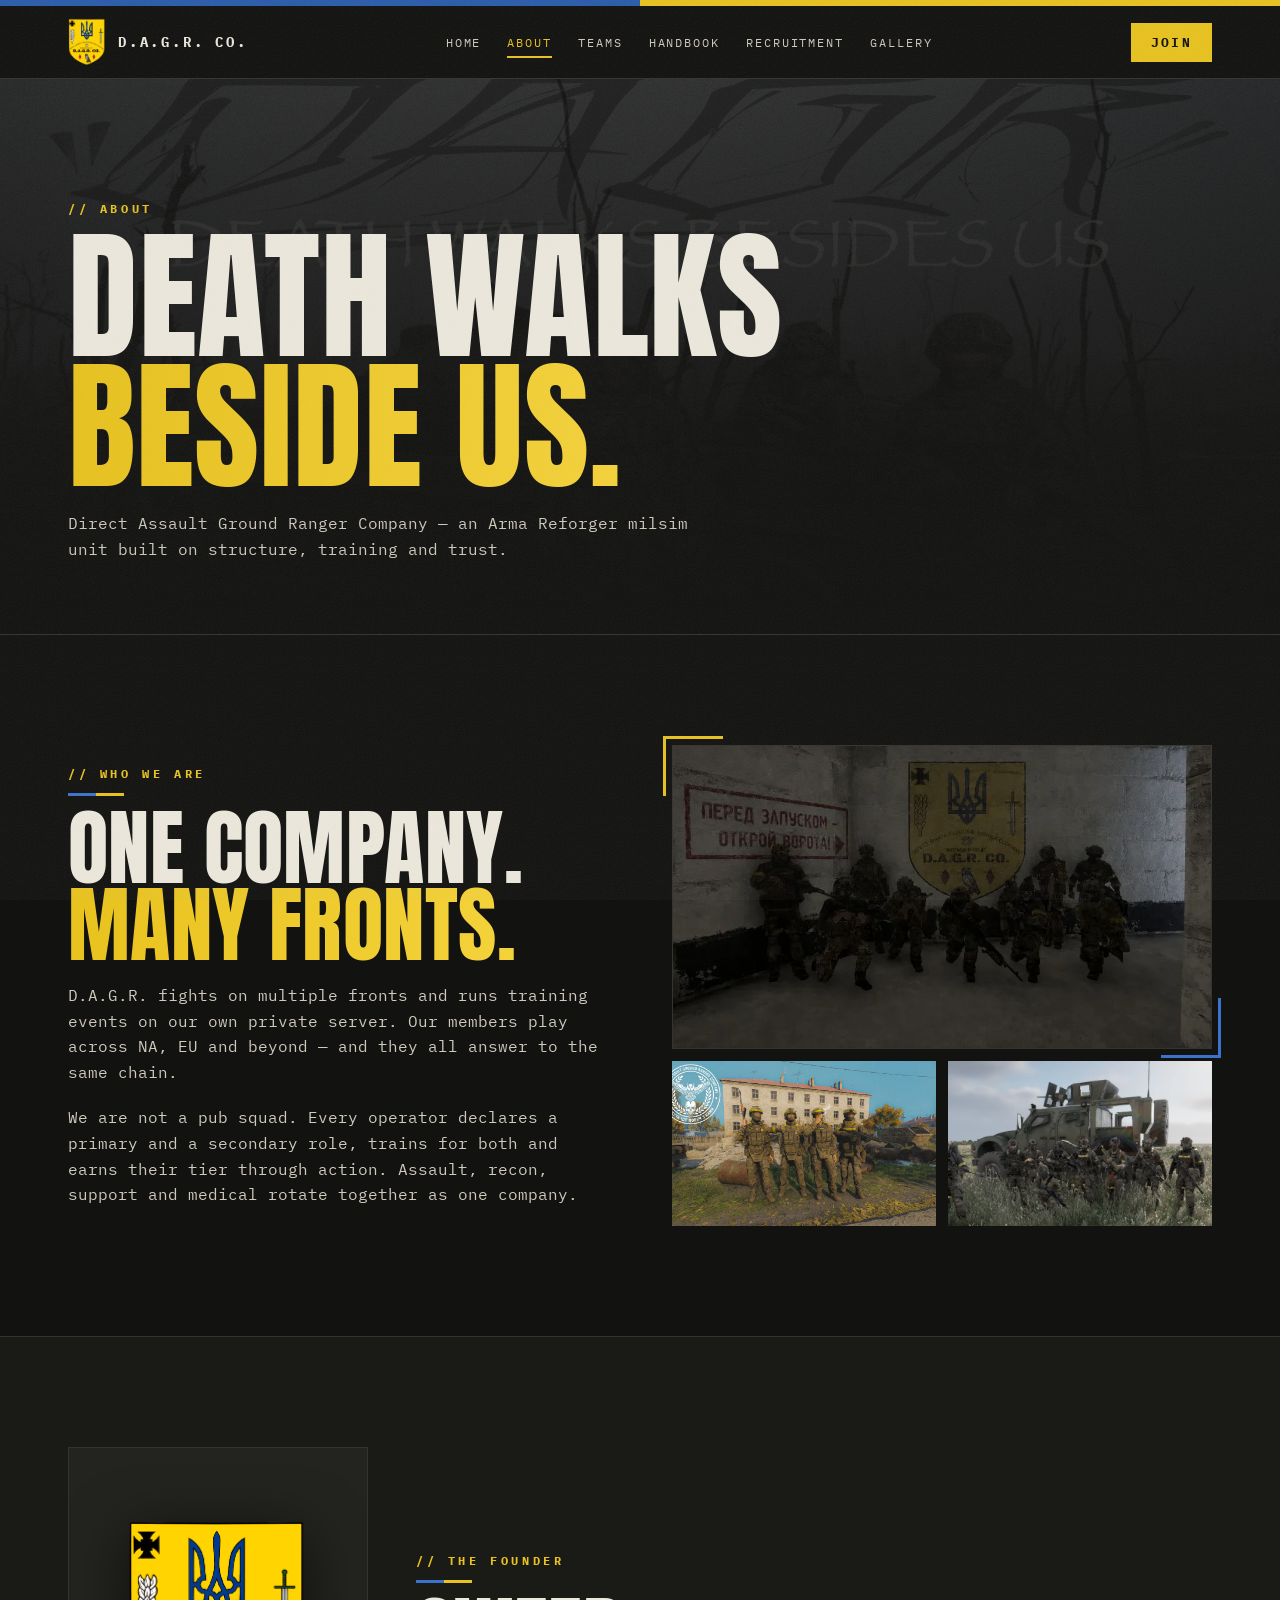
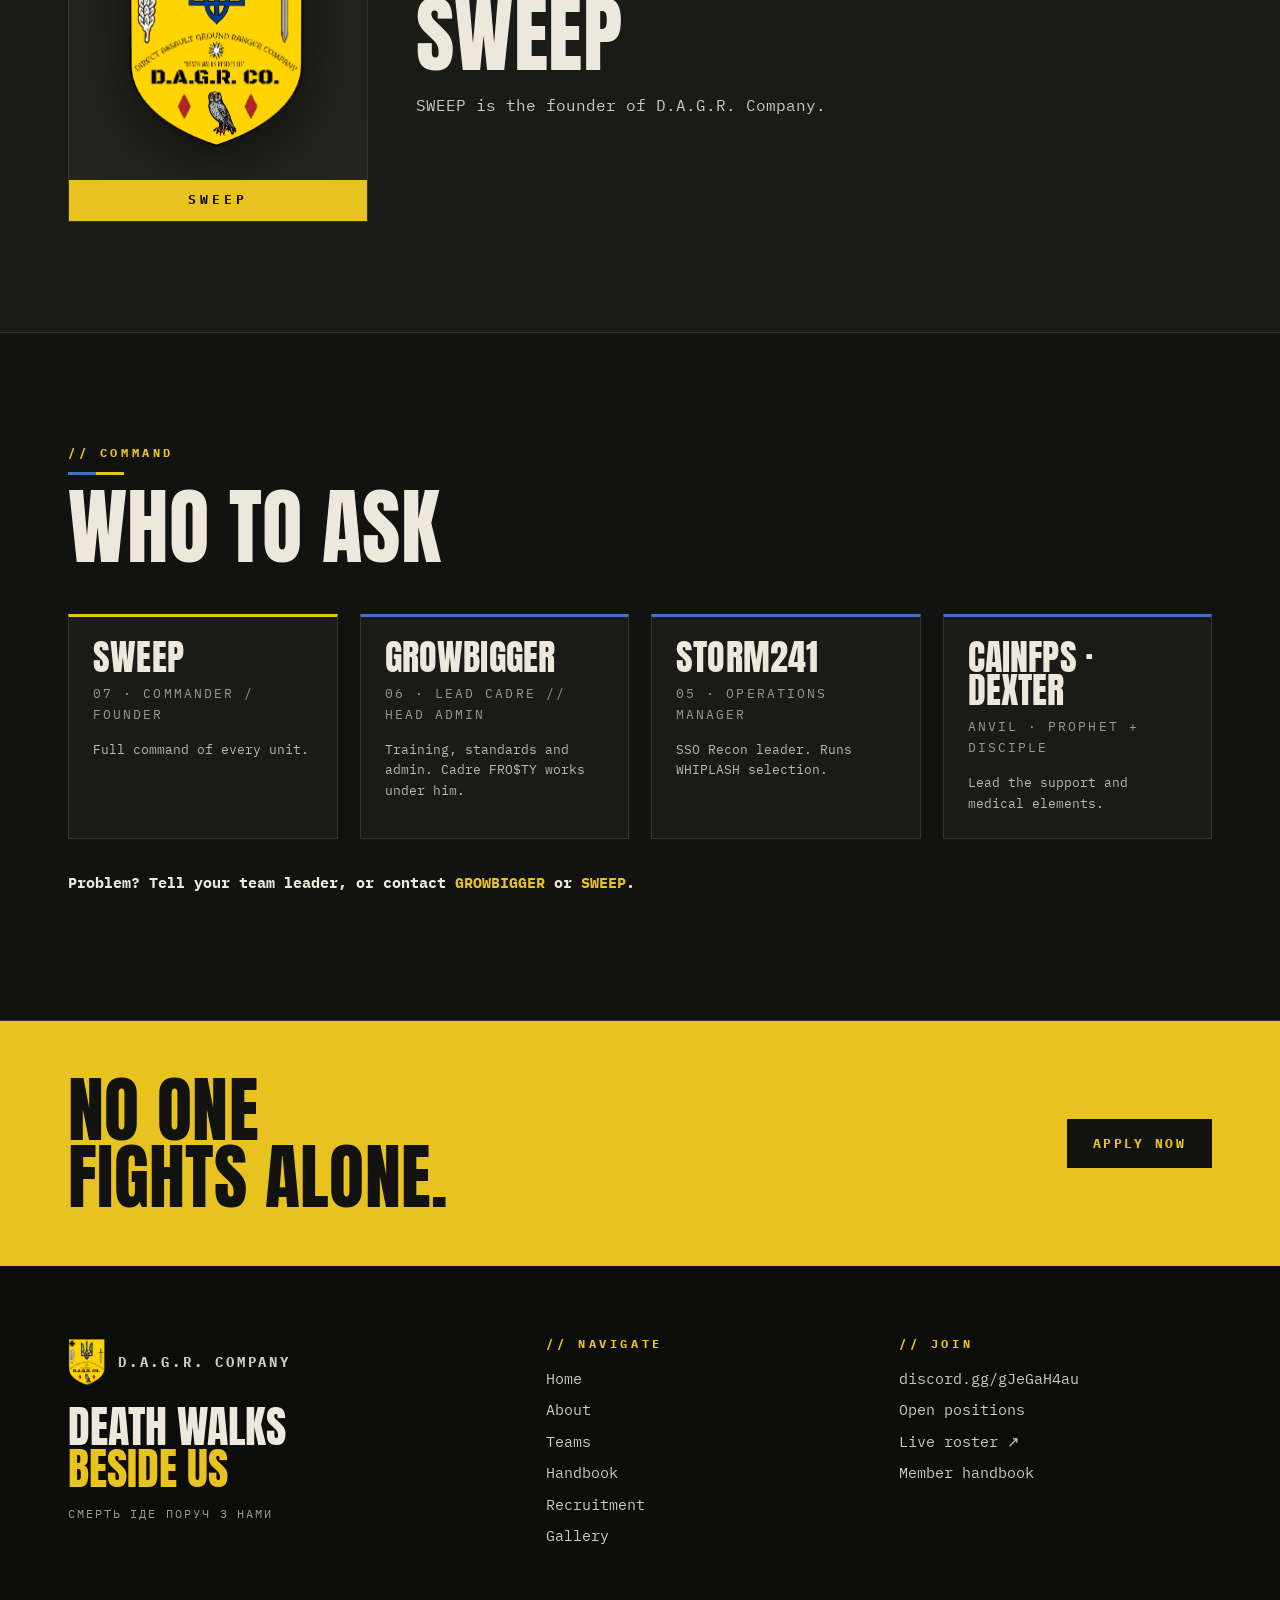
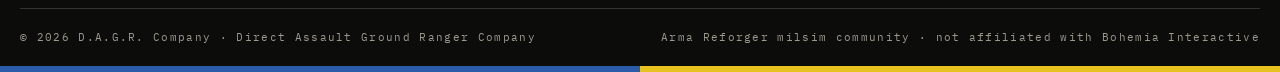
<file: about.html>
<!doctype html>
<html lang="en">
<head>
<meta charset="utf-8">
<meta name="viewport" content="width=device-width, initial-scale=1">
<title>About — D.A.G.R. Company</title>
<meta name="description" content="Who we are, our founder SWEEP and the D.A.G.R. command.">
<meta name="theme-color" content="#121210">
<meta property="og:title" content="About — D.A.G.R. Company">
<meta property="og:description" content="Who we are, our founder SWEEP and the D.A.G.R. command.">
<meta property="og:image" content="imagens/cortes/hero-colina.webp">
<link rel="icon" type="image/png" href="imagens/logo-escudo.png">
<link rel="preload" href="fonts/anton-latin-400-normal.woff2" as="font" type="font/woff2" crossorigin>
<link rel="stylesheet" href="css/style.css">
<script>document.documentElement.classList.add("js");</script>
</head>
<body>
<div class="flag"></div>
<header class="site-header">
  <div class="container nav">
    <a class="brand" href="index.html" aria-label="D.A.G.R. Company — home">
      <img src="imagens/logo-escudo.png" alt="" width="38" height="48">
      <span>D.A.G.R. CO.</span>
    </a>
    <nav aria-label="Main">
      <ul class="nav-links" id="nav-links">
        <li><a href="index.html">Home</a></li>
        <li><a href="about.html" aria-current="page">About</a></li>
        <li><a href="teams.html">Teams</a></li>
        <li><a href="handbook.html">Handbook</a></li>
        <li><a href="recruitment.html">Recruitment</a></li>
        <li><a href="gallery.html">Gallery</a></li>
        <li class="mobile-join"><a class="btn" href="recruitment.html#apply">Join the company</a></li>
      </ul>
    </nav>
    <a class="btn join" href="recruitment.html#apply">Join</a>
    <button class="nav-toggle" aria-expanded="false" aria-controls="nav-links">☰ MENU</button>
  </div>
</header>
<main>

<section class="page-hero">
  <div class="bg"><img src="imagens/banner-death-walks.webp" alt=""></div>
  <div class="container stagger">
    <p class="eyebrow">// About</p>
    <h1>Death walks<br><span class="y">beside us.</span></h1>
    <p class="lead">Direct Assault Ground Ranger Company — an Arma Reforger milsim unit built on structure, training and trust.</p>
  </div>
</section>

<section class="section">
  <div class="container split">
    <div class="reveal">
      <p class="eyebrow">// Who we are</p>
      <h2>One company.<br><span class="y">Many fronts.</span></h2>
      <p class="lead">D.A.G.R. fights on multiple fronts and runs training events on our own private server. Our members play across NA, EU and beyond — and they all answer to the same chain.</p>
      <p class="lead">We are not a pub squad. Every operator declares a primary and a secondary role, trains for both and earns their tier through action. Assault, recon, support and medical rotate together as one company.</p>
    </div>
    <div class="grid" style="gap:12px">
      <div class="frame reveal" style="aspect-ratio:16/9"><img src="imagens/bunker-escudo.webp" alt="Squad in a bunker in front of the painted D.A.G.R. shield" loading="lazy"></div>
      <div class="grid g2 reveal" style="gap:12px">
        <img src="imagens/equipa-emblema.webp" alt="Four operators with the D.A.G.R. roundel" loading="lazy" style="aspect-ratio:16/10;object-fit:cover;width:100%">
        <img src="imagens/equipa-mrap.webp" alt="Squad lined up in front of an MRAP" loading="lazy" style="aspect-ratio:16/10;object-fit:cover;width:100%">
      </div>
    </div>
  </div>
</section>

<section class="section alt" id="founder">
  <div class="container founder">
    <div class="founder-badge reveal">
      <img src="imagens/logo-escudo.png" alt="D.A.G.R. Co. shield">
      <div class="cs">SWEEP</div>
    </div>
    <div class="reveal">
      <p class="eyebrow">// The founder</p>
      <h2>Sweep</h2>
      <p class="lead">SWEEP is the founder of D.A.G.R. Company.</p>
    </div>
  </div>
</section>

<section class="section" id="command">
  <div class="container">
    <div class="section-head reveal">
      <p class="eyebrow">// Command</p>
      <h2>Who to ask</h2>
    </div>
    <div class="grid g4">
      <div class="cmd-card lead-card reveal"><h3>Sweep</h3><p class="caps">07 · Commander / Founder</p><p>Full command of every unit.</p></div>
      <div class="cmd-card reveal"><h3>Growbigger</h3><p class="caps">06 · Lead Cadre // Head Admin</p><p>Training, standards and admin. Cadre FRO$TY works under him.</p></div>
      <div class="cmd-card reveal"><h3>Storm241</h3><p class="caps">05 · Operations Manager</p><p>SSO Recon leader. Runs WHIPLASH selection.</p></div>
      <div class="cmd-card reveal"><h3>CainFPS · Dexter</h3><p class="caps">Anvil · Prophet + Disciple</p><p>Lead the support and medical elements.</p></div>
    </div>
    <p style="margin-top:32px;font-weight:700">Problem? Tell your team leader, or contact <span class="y">GROWBIGGER</span> or <span class="y">SWEEP</span>.</p>
  </div>
</section>

<section class="cta-band">
  <div class="container">
    <h2>No one<br>fights alone.</h2>
    <div class="btn-row" style="margin-top:0">
      <a class="btn dark" href="recruitment.html">Apply now</a>
    </div>
  </div>
</section>
</main>

<footer class="site-footer">
  <div class="container footer-grid">
    <div>
      <a class="brand" href="index.html"><img src="imagens/logo-escudo.png" alt="" width="38" height="48"><span>D.A.G.R. COMPANY</span></a>
      <div class="motto">Death walks<br><span class="y">beside us</span></div>
      <p class="caps muted" style="margin-top:14px">Смерть іде поруч з нами</p>
    </div>
    <div>
      <h4>// Navigate</h4>
      <ul>
          <li><a href="index.html">Home</a></li>
          <li><a href="about.html">About</a></li>
          <li><a href="teams.html">Teams</a></li>
          <li><a href="handbook.html">Handbook</a></li>
          <li><a href="recruitment.html">Recruitment</a></li>
          <li><a href="gallery.html">Gallery</a></li>
      </ul>
    </div>
    <div>
      <h4>// Join</h4>
      <ul>
        <li><a href="https://discord.gg/gJeGaH4au" target="_blank" rel="noopener">discord.gg/gJeGaH4au</a></li>
        <li><a href="recruitment.html#positions">Open positions</a></li>
        <li><a href="https://sweep-cmd.github.io/D.A.G.R.-COMPANY/" target="_blank" rel="noopener">Live roster ↗</a></li>
        <li><a href="handbook.html">Member handbook</a></li>
      </ul>
    </div>
  </div>
  <div class="container footer-bottom">
    <span>© <span data-year>2026</span> D.A.G.R. Company · Direct Assault Ground Ranger Company</span>
    <span>Arma Reforger milsim community · not affiliated with Bohemia Interactive</span>
  </div>
  <div class="flag"></div>
</footer>

<script src="js/main.js"></script>
</body>
</html>
</file>
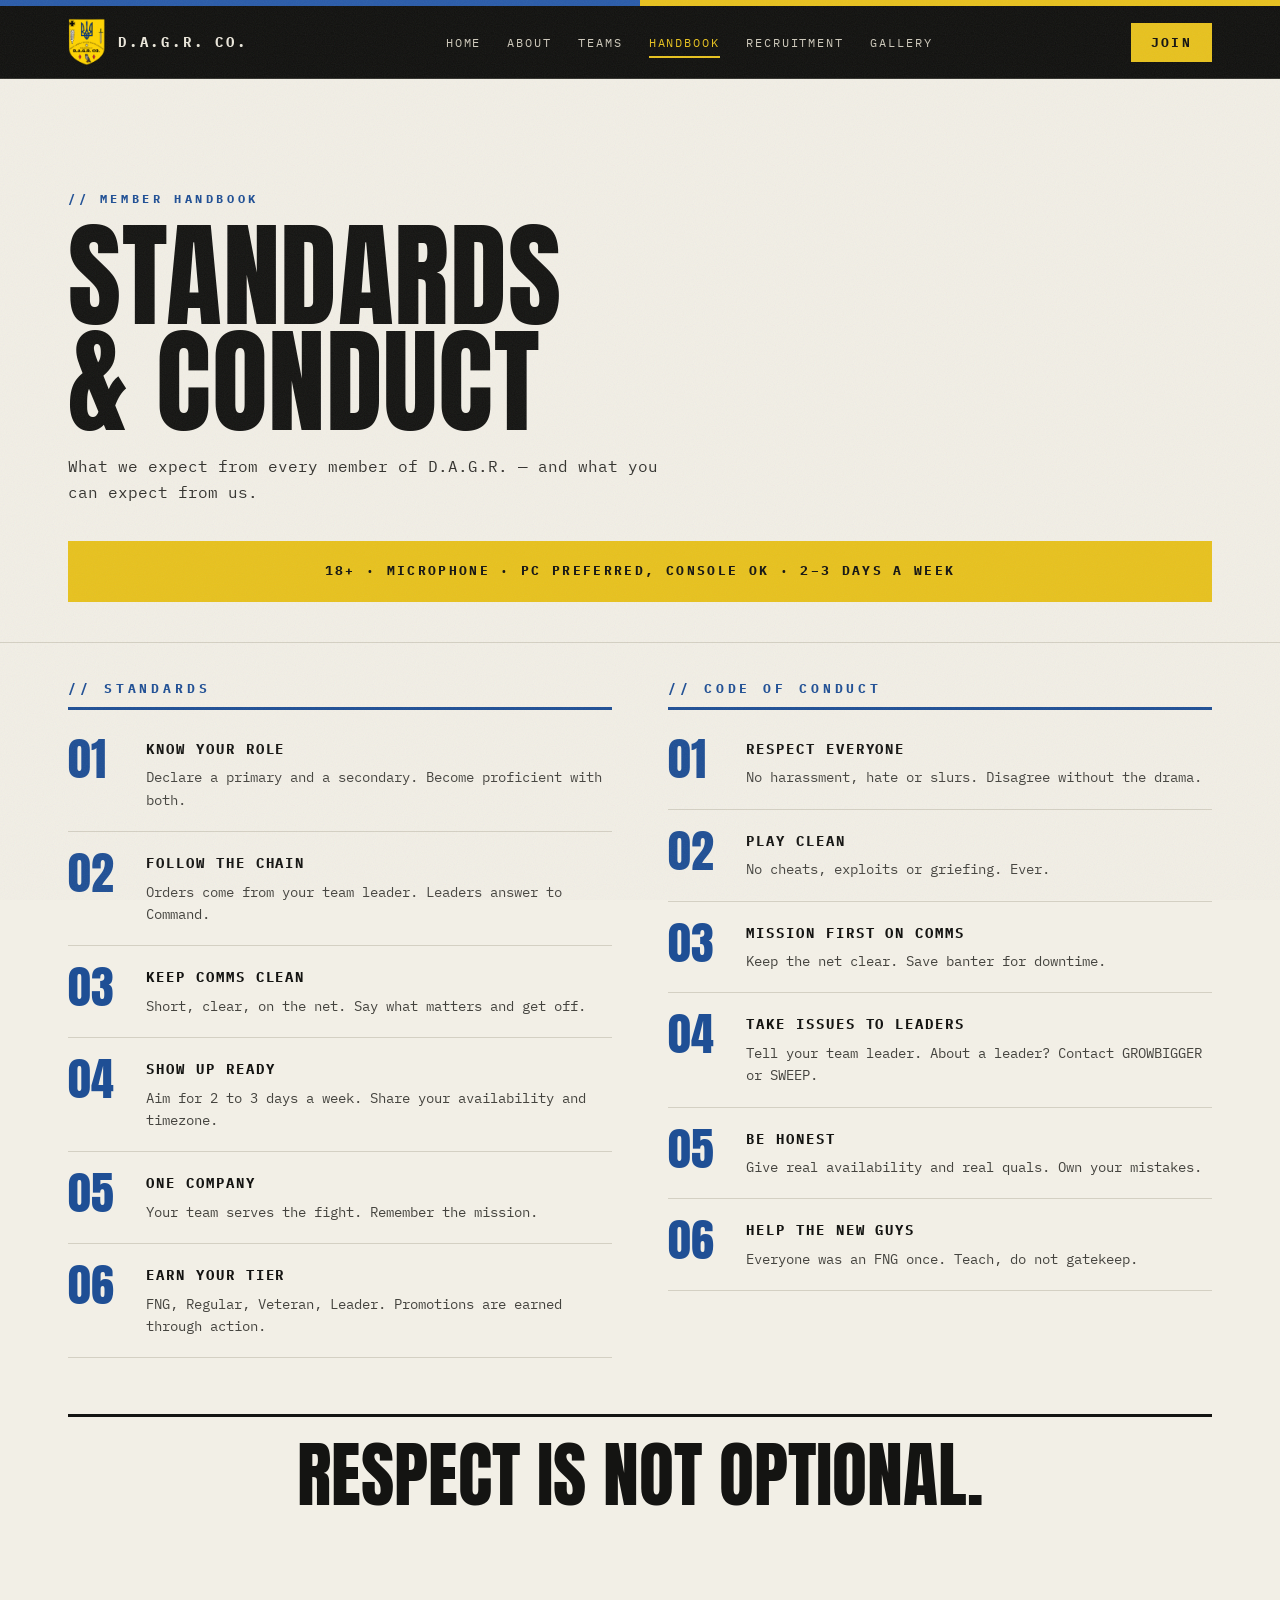
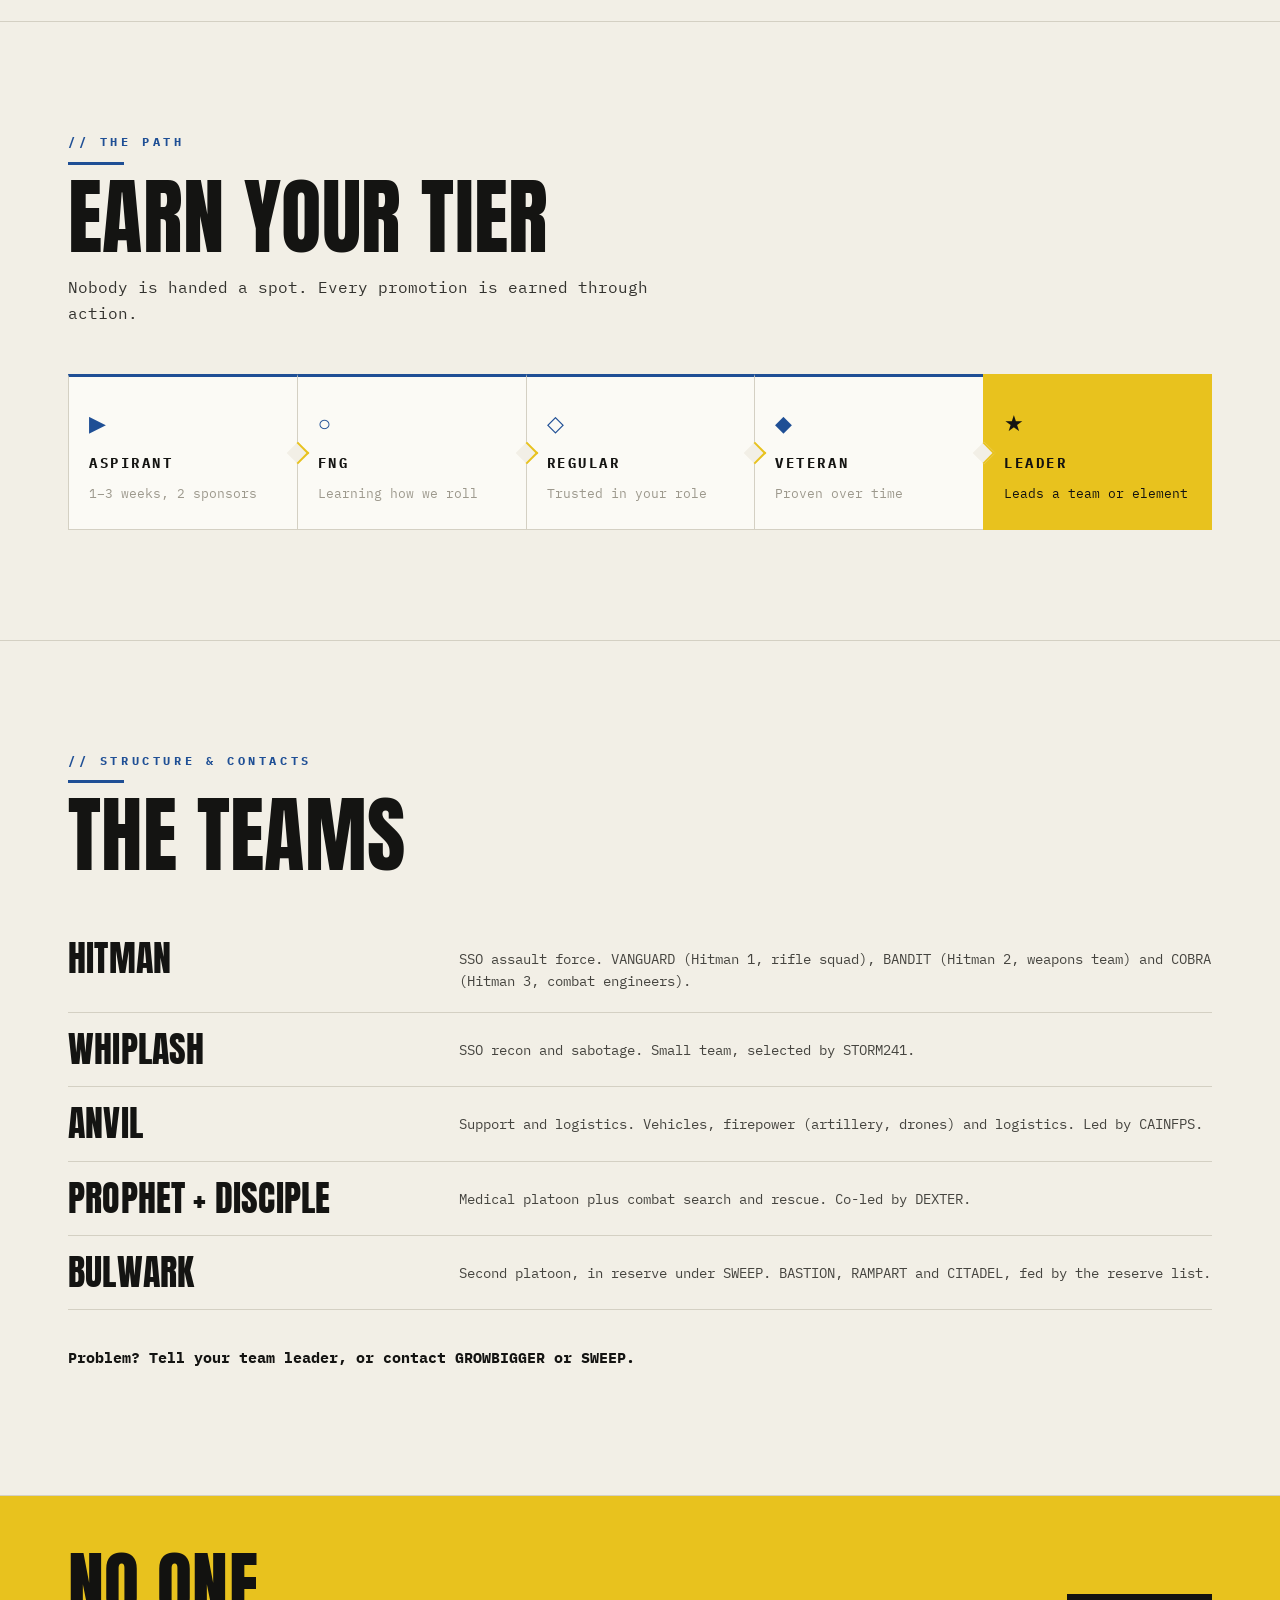
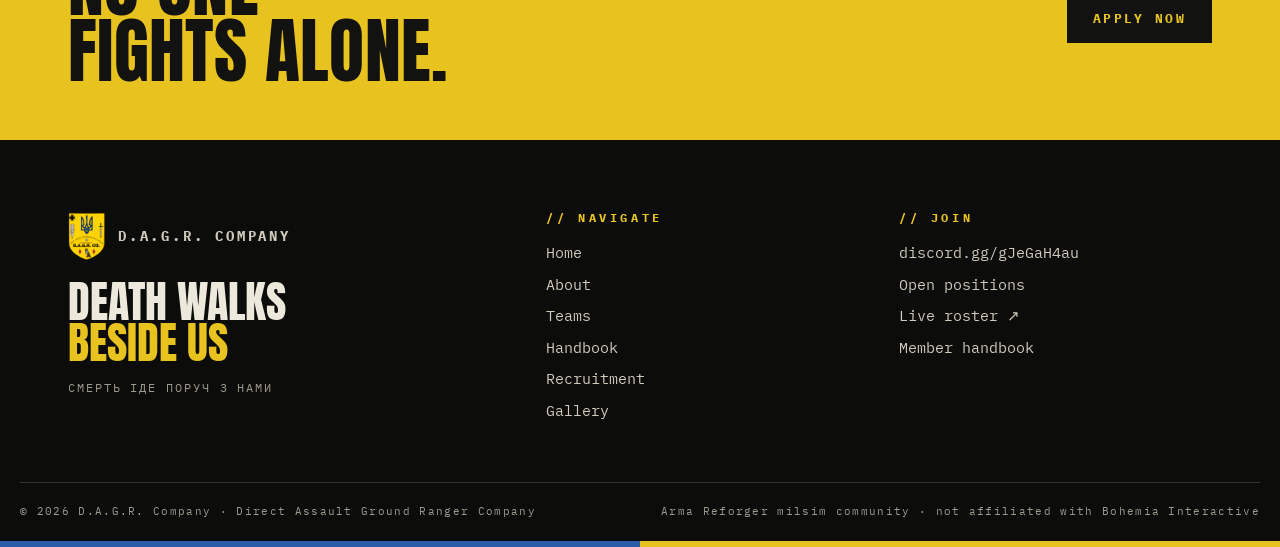
<file: handbook.html>
<!doctype html>
<html lang="en">
<head>
<meta charset="utf-8">
<meta name="viewport" content="width=device-width, initial-scale=1">
<title>Member Handbook — D.A.G.R. Company</title>
<meta name="description" content="Standards, code of conduct and the path from Aspirant to Leader in D.A.G.R. Company.">
<meta name="theme-color" content="#121210">
<meta property="og:title" content="Member Handbook — D.A.G.R. Company">
<meta property="og:description" content="Standards, code of conduct and the path from Aspirant to Leader in D.A.G.R. Company.">
<meta property="og:image" content="imagens/cortes/hero-colina.webp">
<link rel="icon" type="image/png" href="imagens/logo-escudo.png">
<link rel="preload" href="fonts/anton-latin-400-normal.woff2" as="font" type="font/woff2" crossorigin>
<link rel="stylesheet" href="css/style.css">
<script>document.documentElement.classList.add("js");</script>
</head>
<body>
<div class="flag"></div>
<header class="site-header">
  <div class="container nav">
    <a class="brand" href="index.html" aria-label="D.A.G.R. Company — home">
      <img src="imagens/logo-escudo.png" alt="" width="38" height="48">
      <span>D.A.G.R. CO.</span>
    </a>
    <nav aria-label="Main">
      <ul class="nav-links" id="nav-links">
        <li><a href="index.html">Home</a></li>
        <li><a href="about.html">About</a></li>
        <li><a href="teams.html">Teams</a></li>
        <li><a href="handbook.html" aria-current="page">Handbook</a></li>
        <li><a href="recruitment.html">Recruitment</a></li>
        <li><a href="gallery.html">Gallery</a></li>
        <li class="mobile-join"><a class="btn" href="recruitment.html#apply">Join the company</a></li>
      </ul>
    </nav>
    <a class="btn join" href="recruitment.html#apply">Join</a>
    <button class="nav-toggle" aria-expanded="false" aria-controls="nav-links">☰ MENU</button>
  </div>
</header>
<main>

<div class="paper">
<section class="section" style="padding-bottom:40px">
  <div class="container stagger">
    <p class="eyebrow">// Member handbook</p>
    <h1 style="font-size:clamp(52px,9vw,120px)">Standards<br>&amp; conduct</h1>
    <p class="lead">What we expect from every member of D.A.G.R. — and what you can expect from us.</p>
    <div class="req-band" style="margin-top:36px">18+ · Microphone · PC preferred, console OK · 2–3 days a week</div>
  </div>
</section>

<section class="section" id="rules" style="padding-top:40px">
  <div class="container grid g2" style="gap:56px">
    <div class="rules-col reveal">
      <h3>// Standards</h3>
        <div class="rule"><span class="num">01</span><div><b>Know your role</b><p>Declare a primary and a secondary. Become proficient with both.</p></div></div>
        <div class="rule"><span class="num">02</span><div><b>Follow the chain</b><p>Orders come from your team leader. Leaders answer to Command.</p></div></div>
        <div class="rule"><span class="num">03</span><div><b>Keep comms clean</b><p>Short, clear, on the net. Say what matters and get off.</p></div></div>
        <div class="rule"><span class="num">04</span><div><b>Show up ready</b><p>Aim for 2 to 3 days a week. Share your availability and timezone.</p></div></div>
        <div class="rule"><span class="num">05</span><div><b>One company</b><p>Your team serves the fight. Remember the mission.</p></div></div>
        <div class="rule"><span class="num">06</span><div><b>Earn your tier</b><p>FNG, Regular, Veteran, Leader. Promotions are earned through action.</p></div></div>
    </div>
    <div class="rules-col reveal">
      <h3>// Code of conduct</h3>
        <div class="rule"><span class="num">01</span><div><b>Respect everyone</b><p>No harassment, hate or slurs. Disagree without the drama.</p></div></div>
        <div class="rule"><span class="num">02</span><div><b>Play clean</b><p>No cheats, exploits or griefing. Ever.</p></div></div>
        <div class="rule"><span class="num">03</span><div><b>Mission first on comms</b><p>Keep the net clear. Save banter for downtime.</p></div></div>
        <div class="rule"><span class="num">04</span><div><b>Take issues to leaders</b><p>Tell your team leader. About a leader? Contact GROWBIGGER or SWEEP.</p></div></div>
        <div class="rule"><span class="num">05</span><div><b>Be honest</b><p>Give real availability and real quals. Own your mistakes.</p></div></div>
        <div class="rule"><span class="num">06</span><div><b>Help the new guys</b><p>Everyone was an FNG once. Teach, do not gatekeep.</p></div></div>
    </div>
  </div>
  <div class="container"><div class="big-line reveal">Respect is not optional.</div></div>
</section>

<section class="section" id="path">
  <div class="container">
    <div class="section-head reveal">
      <p class="eyebrow">// The path</p>
      <h2>Earn your tier</h2>
      <p class="lead">Nobody is handed a spot. Every promotion is earned through action.</p>
    </div>
    <div class="path reveal">
      <div class="path-step"><div class="ico">▶</div><b>ASPIRANT</b><span>1–3 weeks, 2 sponsors</span></div>
      <div class="path-step"><div class="ico">○</div><b>FNG</b><span>Learning how we roll</span></div>
      <div class="path-step"><div class="ico">◇</div><b>REGULAR</b><span>Trusted in your role</span></div>
      <div class="path-step"><div class="ico">◆</div><b>VETERAN</b><span>Proven over time</span></div>
      <div class="path-step star"><div class="ico">★</div><b>LEADER</b><span>Leads a team or element</span></div>
    </div>
  </div>
</section>

<section class="section" id="structure">
  <div class="container">
    <div class="section-head reveal">
      <p class="eyebrow">// Structure &amp; contacts</p>
      <h2>The teams</h2>
    </div>
    <div class="reveal">
      <div class="rule" style="grid-template-columns:minmax(200px,1fr) 2fr"><h3 style="font-size:36px">Hitman</h3><p>SSO assault force. VANGUARD (Hitman 1, rifle squad), BANDIT (Hitman 2, weapons team) and COBRA (Hitman 3, combat engineers).</p></div>
      <div class="rule" style="grid-template-columns:minmax(200px,1fr) 2fr"><h3 style="font-size:36px">Whiplash</h3><p>SSO recon and sabotage. Small team, selected by STORM241.</p></div>
      <div class="rule" style="grid-template-columns:minmax(200px,1fr) 2fr"><h3 style="font-size:36px">Anvil</h3><p>Support and logistics. Vehicles, firepower (artillery, drones) and logistics. Led by CAINFPS.</p></div>
      <div class="rule" style="grid-template-columns:minmax(200px,1fr) 2fr"><h3 style="font-size:36px">Prophet + Disciple</h3><p>Medical platoon plus combat search and rescue. Co-led by DEXTER.</p></div>
      <div class="rule" style="grid-template-columns:minmax(200px,1fr) 2fr"><h3 style="font-size:36px">Bulwark</h3><p>Second platoon, in reserve under SWEEP. BASTION, RAMPART and CITADEL, fed by the reserve list.</p></div>
    </div>
    <p style="margin-top:36px;font-weight:700">Problem? Tell your team leader, or contact GROWBIGGER or SWEEP.</p>
  </div>
</section>
</div>

<section class="cta-band">
  <div class="container">
    <h2>No one<br>fights alone.</h2>
    <div class="btn-row" style="margin-top:0">
      <a class="btn dark" href="recruitment.html">Apply now</a>
    </div>
  </div>
</section>
</main>

<footer class="site-footer">
  <div class="container footer-grid">
    <div>
      <a class="brand" href="index.html"><img src="imagens/logo-escudo.png" alt="" width="38" height="48"><span>D.A.G.R. COMPANY</span></a>
      <div class="motto">Death walks<br><span class="y">beside us</span></div>
      <p class="caps muted" style="margin-top:14px">Смерть іде поруч з нами</p>
    </div>
    <div>
      <h4>// Navigate</h4>
      <ul>
          <li><a href="index.html">Home</a></li>
          <li><a href="about.html">About</a></li>
          <li><a href="teams.html">Teams</a></li>
          <li><a href="handbook.html">Handbook</a></li>
          <li><a href="recruitment.html">Recruitment</a></li>
          <li><a href="gallery.html">Gallery</a></li>
      </ul>
    </div>
    <div>
      <h4>// Join</h4>
      <ul>
        <li><a href="https://discord.gg/gJeGaH4au" target="_blank" rel="noopener">discord.gg/gJeGaH4au</a></li>
        <li><a href="recruitment.html#positions">Open positions</a></li>
        <li><a href="https://sweep-cmd.github.io/D.A.G.R.-COMPANY/" target="_blank" rel="noopener">Live roster ↗</a></li>
        <li><a href="handbook.html">Member handbook</a></li>
      </ul>
    </div>
  </div>
  <div class="container footer-bottom">
    <span>© <span data-year>2026</span> D.A.G.R. Company · Direct Assault Ground Ranger Company</span>
    <span>Arma Reforger milsim community · not affiliated with Bohemia Interactive</span>
  </div>
  <div class="flag"></div>
</footer>

<script src="js/main.js"></script>
</body>
</html>
</file>
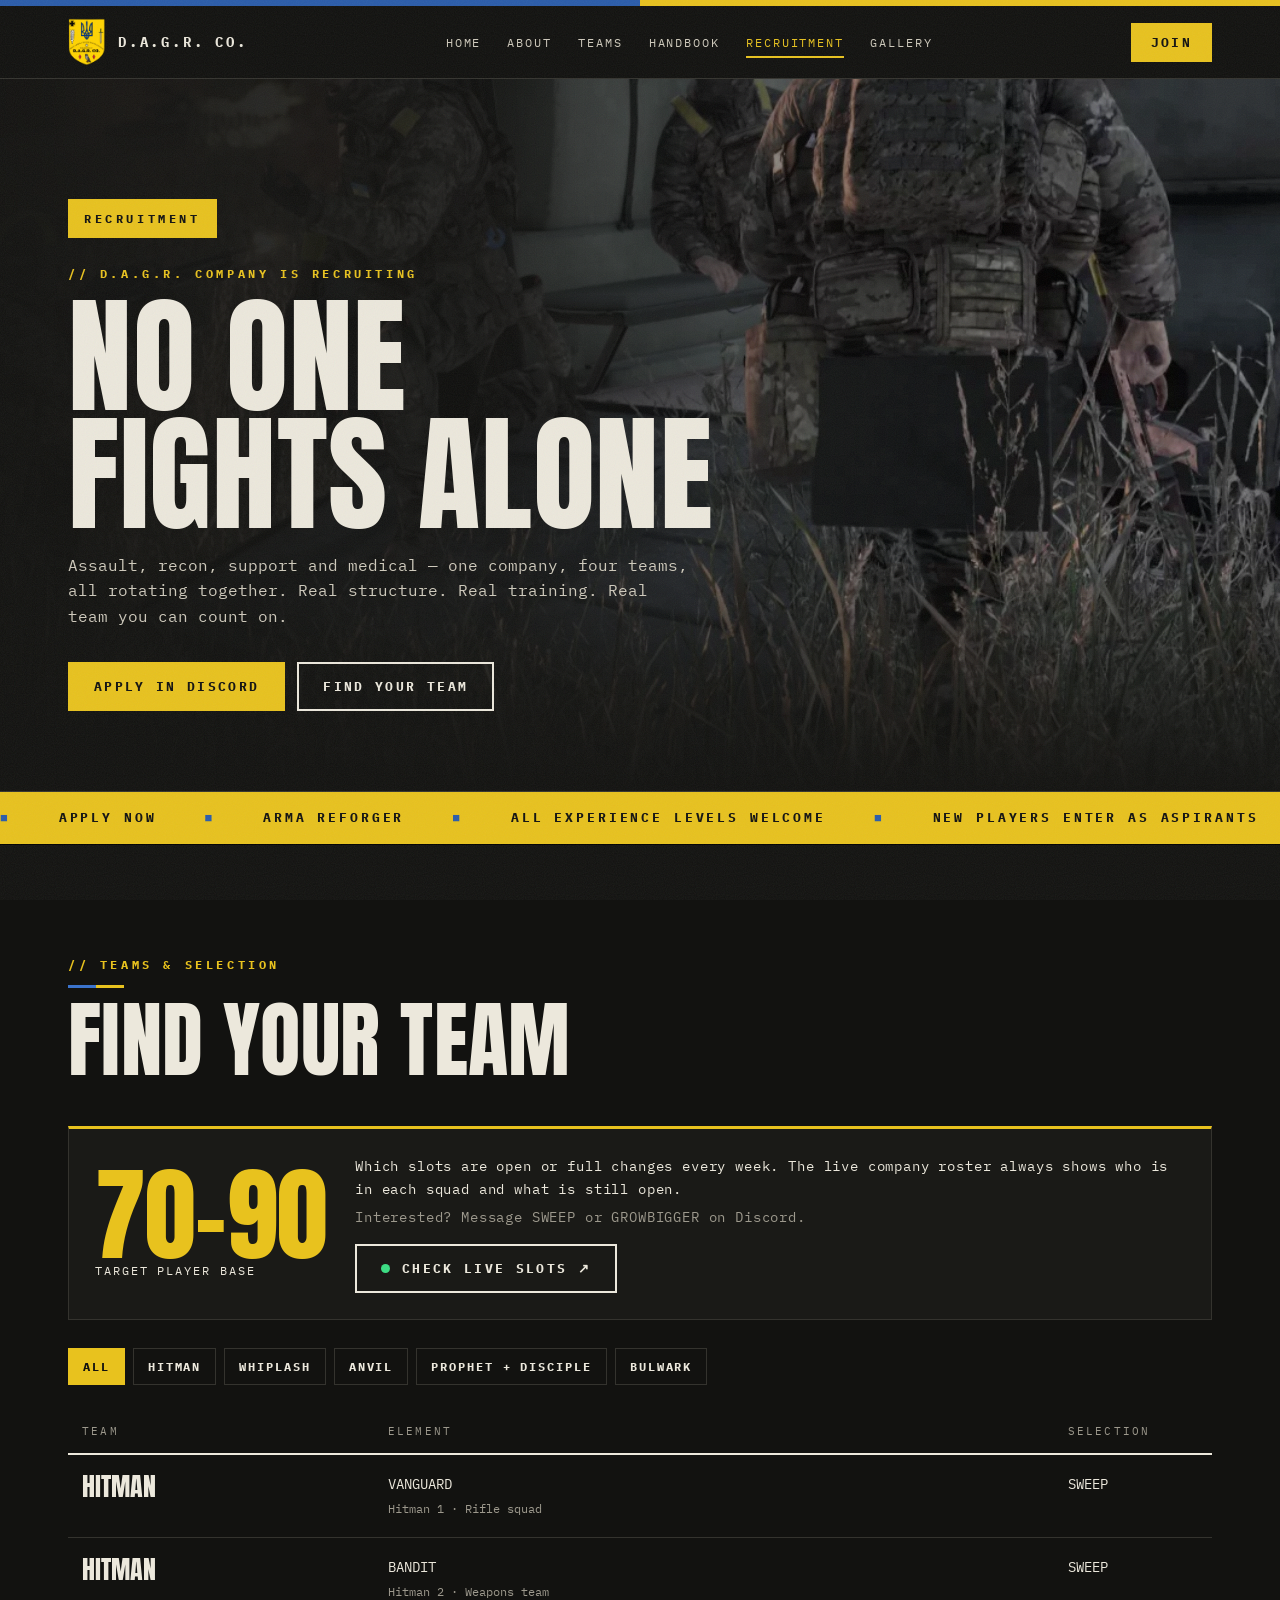
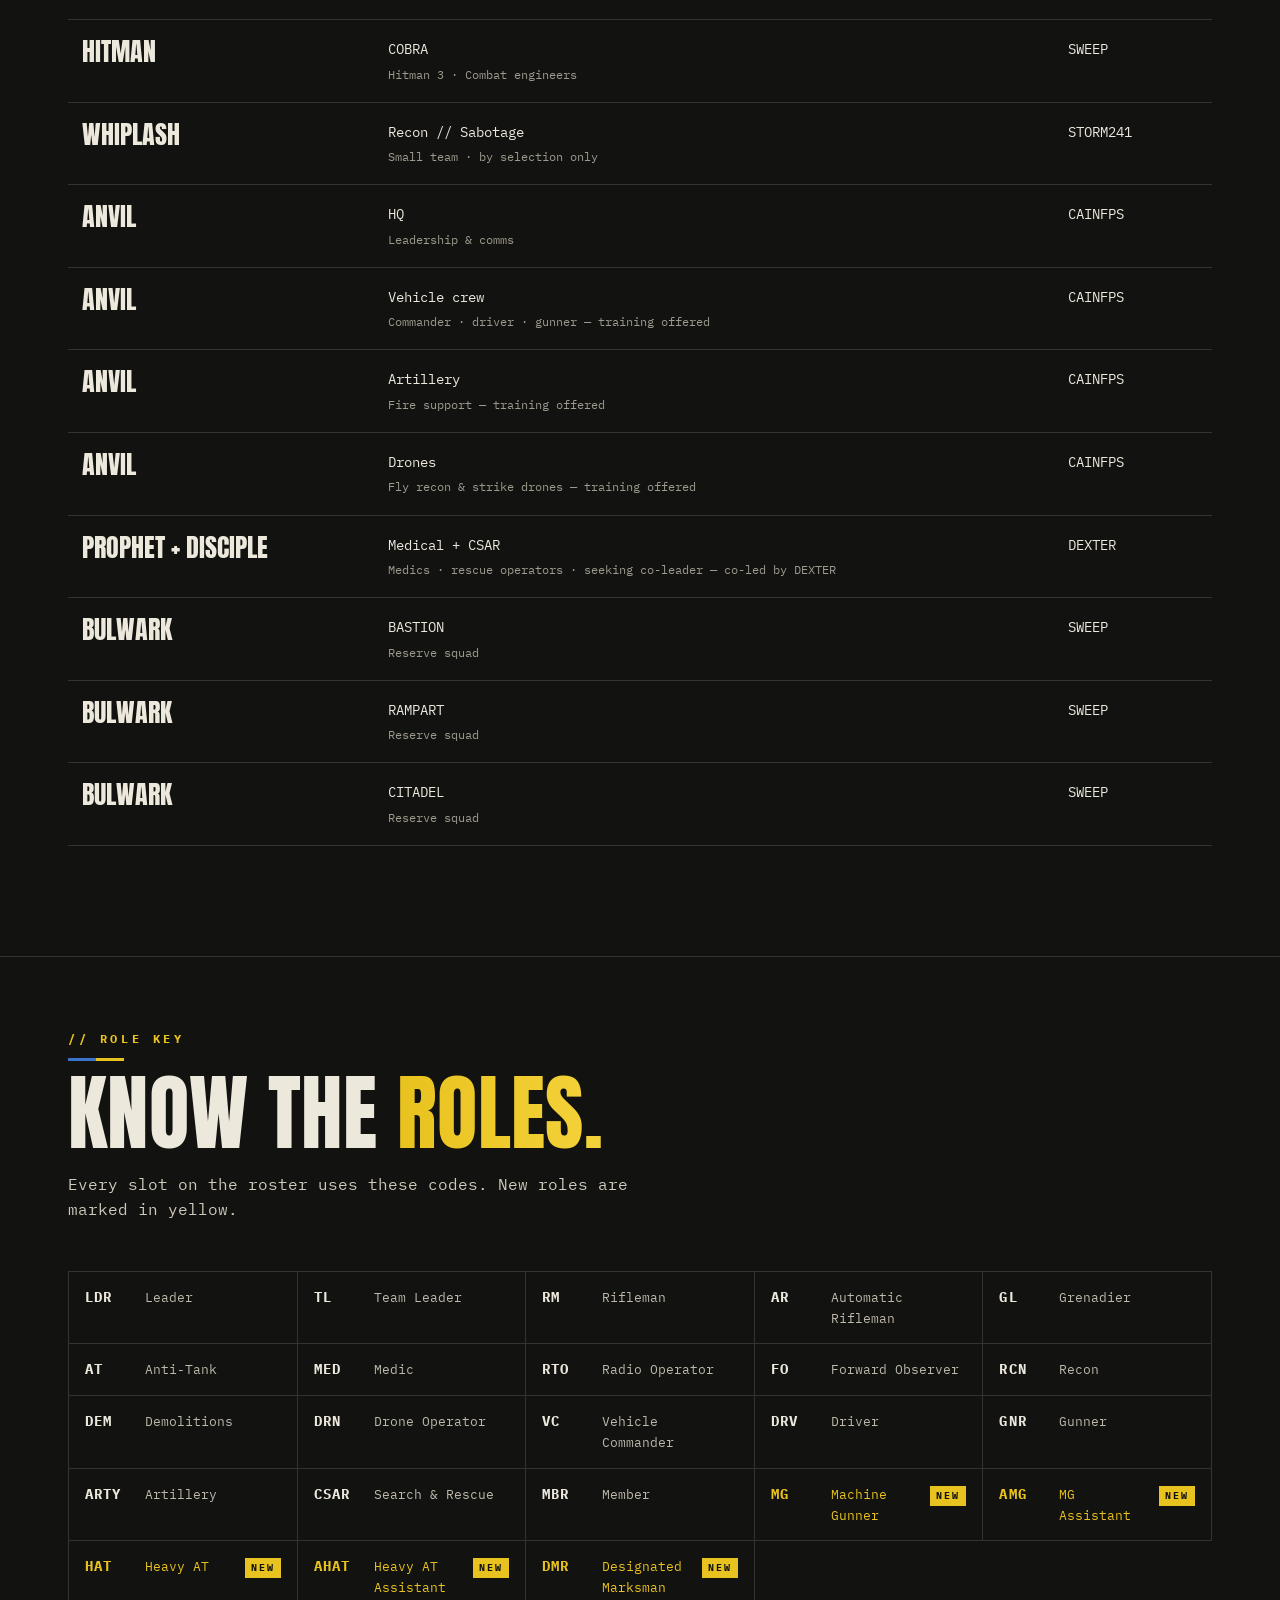
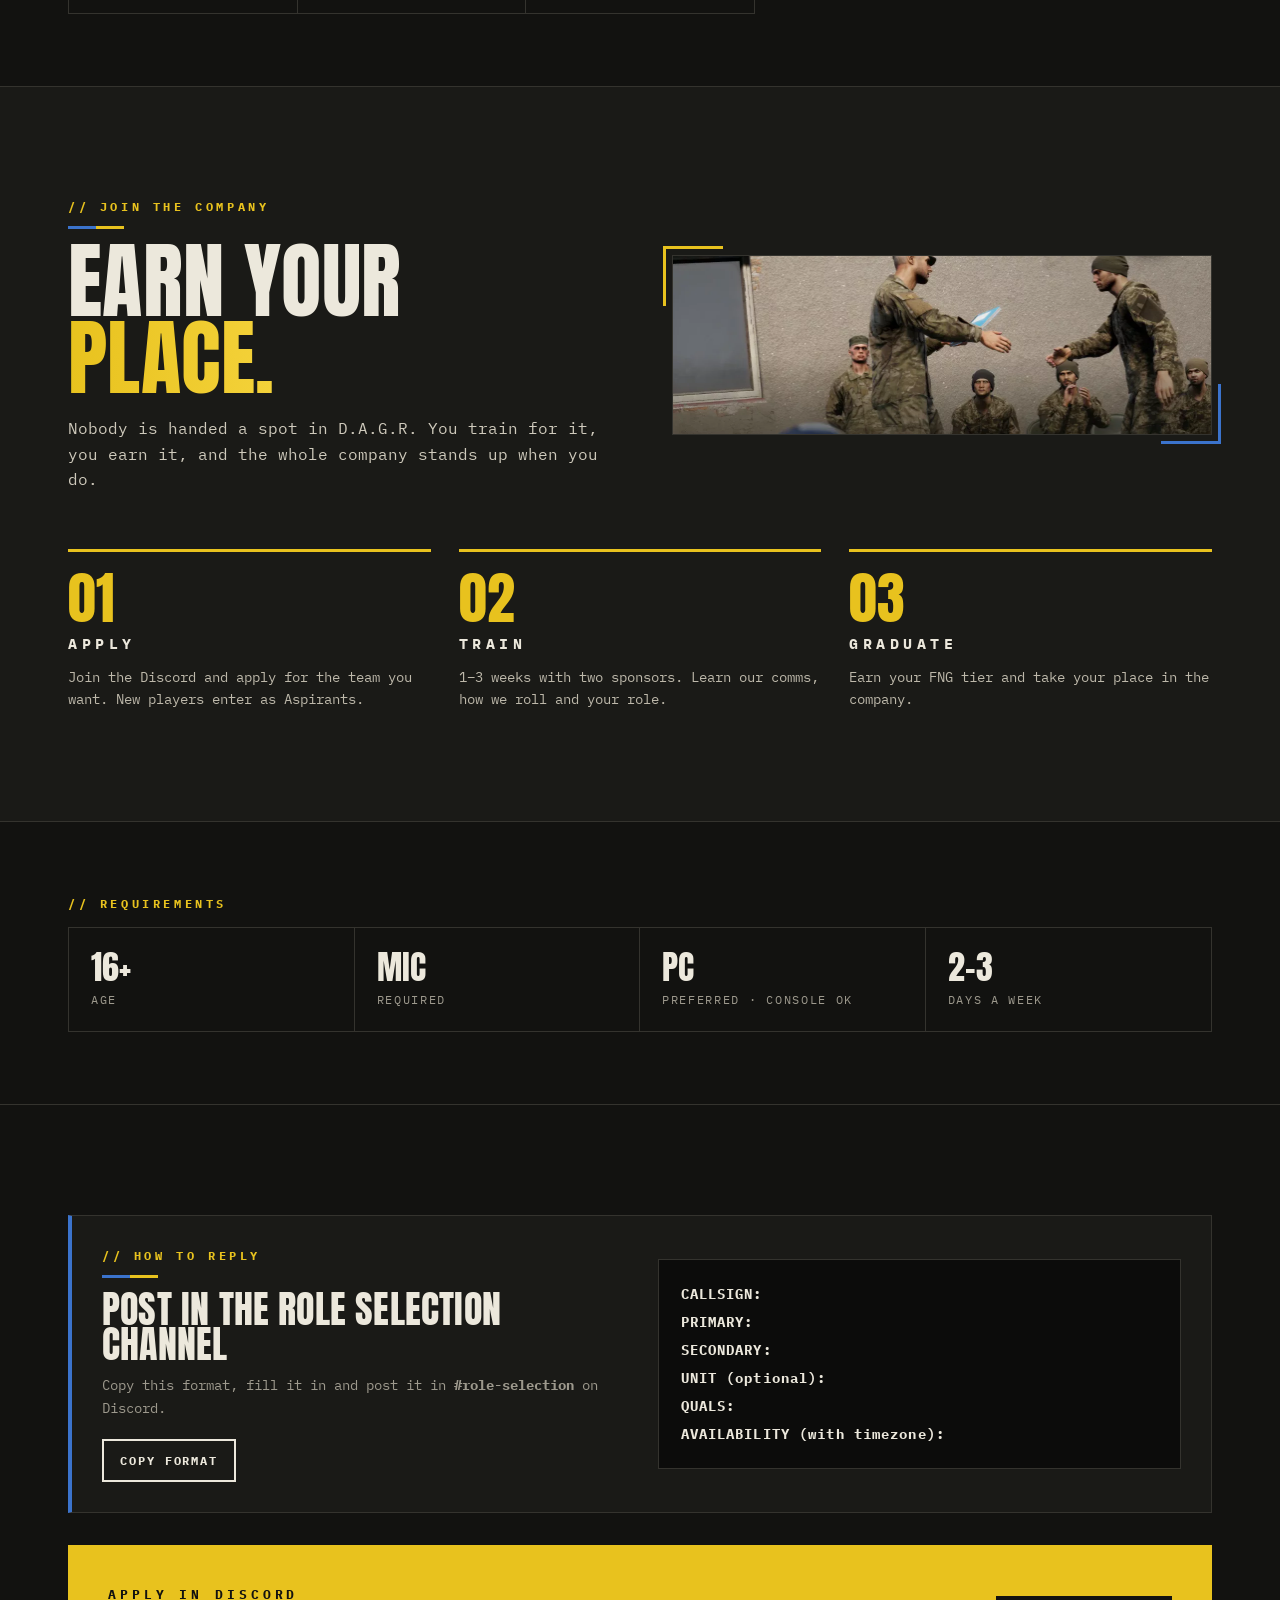
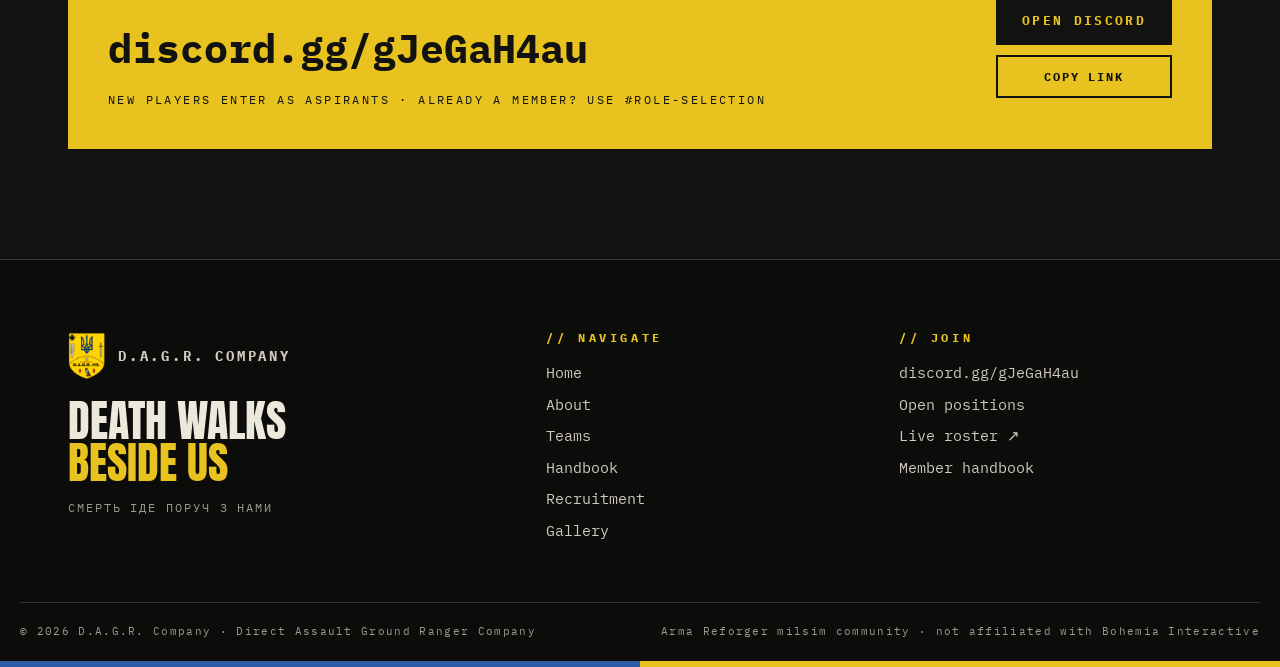
<file: recruitment.html>
<!doctype html>
<html lang="en">
<head>
<meta charset="utf-8">
<meta name="viewport" content="width=device-width, initial-scale=1">
<title>Recruitment — D.A.G.R. Company</title>
<meta name="description" content="D.A.G.R. Company is recruiting. Open positions in assault, recon, vehicles, drones and medical. Apply in Discord.">
<meta name="theme-color" content="#121210">
<meta property="og:title" content="Recruitment — D.A.G.R. Company">
<meta property="og:description" content="D.A.G.R. Company is recruiting. Open positions in assault, recon, vehicles, drones and medical. Apply in Discord.">
<meta property="og:image" content="imagens/cortes/hero-colina.webp">
<link rel="icon" type="image/png" href="imagens/logo-escudo.png">
<link rel="preload" href="fonts/anton-latin-400-normal.woff2" as="font" type="font/woff2" crossorigin>
<link rel="stylesheet" href="css/style.css">
<script>document.documentElement.classList.add("js");</script>
</head>
<body>
<div class="flag"></div>
<header class="site-header">
  <div class="container nav">
    <a class="brand" href="index.html" aria-label="D.A.G.R. Company — home">
      <img src="imagens/logo-escudo.png" alt="" width="38" height="48">
      <span>D.A.G.R. CO.</span>
    </a>
    <nav aria-label="Main">
      <ul class="nav-links" id="nav-links">
        <li><a href="index.html">Home</a></li>
        <li><a href="about.html">About</a></li>
        <li><a href="teams.html">Teams</a></li>
        <li><a href="handbook.html">Handbook</a></li>
        <li><a href="recruitment.html" aria-current="page">Recruitment</a></li>
        <li><a href="gallery.html">Gallery</a></li>
        <li class="mobile-join"><a class="btn" href="recruitment.html#apply">Join the company</a></li>
      </ul>
    </nav>
    <a class="btn join" href="recruitment.html#apply">Join</a>
    <button class="nav-toggle" aria-expanded="false" aria-controls="nav-links">☰ MENU</button>
  </div>
</header>
<main>

<section class="recruit-hero">
  <div class="bg"><img src="imagens/cortes/recruit-nofa.webp" alt="Squad dismounting from an armoured vehicle under fire"></div>
  <div class="container stagger">
    <span class="tag-box">RECRUITMENT</span>
    <p class="eyebrow">// D.A.G.R. Company is recruiting</p>
    <h1>No one<br>fights alone</h1>
    <p class="lead">Assault, recon, support and medical — one company, four teams, all rotating together. Real structure. Real training. Real team you can count on.</p>
    <div class="btn-row">
      <a class="btn" href="#apply">Apply in Discord</a>
      <a class="btn ghost" href="#positions">Find your team</a>
    </div>
  </div>
</section>

<div class="ticker" aria-hidden="true">
  <div class="ticker-track">
    <span>Apply now</span><span>Arma Reforger</span><span>All experience levels welcome</span><span>New players enter as Aspirants</span>
    <span>Apply now</span><span>Arma Reforger</span><span>All experience levels welcome</span><span>New players enter as Aspirants</span>
  </div>
</div>

<section class="section" id="positions">
  <div class="container">
    <div class="section-head reveal">
      <p class="eyebrow">// Teams &amp; selection</p>
      <h2>Find your team</h2>
    </div>
    <div class="open-summary reveal">
      <div class="big"><span class="n">70–90</span><span class="caps">Target player base</span></div>
      <div>
        <p>Which slots are open or full changes every week. The live company roster always shows who is in each squad and what is still open.</p>
        <p class="muted">Interested? Message SWEEP or GROWBIGGER on Discord.</p>
        <div class="btn-row" style="margin-top:16px"><a class="btn ghost live-btn" href="https://sweep-cmd.github.io/D.A.G.R.-COMPANY/" target="_blank" rel="noopener"><span class="live-dot" aria-hidden="true"></span>Check live slots ↗</a></div>
      </div>
    </div>
    <div class="filters" role="group" aria-label="Filter positions">
      <button data-filter="all" aria-pressed="true">All</button>
      <button data-filter="hitman" aria-pressed="false">Hitman</button>
      <button data-filter="whiplash" aria-pressed="false">Whiplash</button>
      <button data-filter="anvil" aria-pressed="false">Anvil</button>
      <button data-filter="prophet" aria-pressed="false">Prophet + Disciple</button>
      <button data-filter="bulwark" aria-pressed="false">Bulwark</button>
    </div>
    <table class="positions">
      <thead><tr><th>Team</th><th>Element</th><th>Selection</th></tr></thead>
      <tbody>
        <tr data-team="hitman">
          <td class="team" data-label="Team">Hitman</td>
          <td data-label="Element">VANGUARD<span class="sub">Hitman 1 · Rifle squad</span></td>
          <td data-label="Selection">SWEEP</td>
        </tr>
        <tr data-team="hitman">
          <td class="team" data-label="Team">Hitman</td>
          <td data-label="Element">BANDIT<span class="sub">Hitman 2 · Weapons team</span></td>
          <td data-label="Selection">SWEEP</td>
        </tr>
        <tr data-team="hitman">
          <td class="team" data-label="Team">Hitman</td>
          <td data-label="Element">COBRA<span class="sub">Hitman 3 · Combat engineers</span></td>
          <td data-label="Selection">SWEEP</td>
        </tr>
        <tr data-team="whiplash">
          <td class="team" data-label="Team">Whiplash</td>
          <td data-label="Element">Recon // Sabotage<span class="sub">Small team · by selection only</span></td>
          <td data-label="Selection">STORM241</td>
        </tr>
        <tr data-team="anvil">
          <td class="team" data-label="Team">Anvil</td>
          <td data-label="Element">HQ<span class="sub">Leadership &amp; comms</span></td>
          <td data-label="Selection">CAINFPS</td>
        </tr>
        <tr data-team="anvil">
          <td class="team" data-label="Team">Anvil</td>
          <td data-label="Element">Vehicle crew<span class="sub">Commander · driver · gunner — training offered</span></td>
          <td data-label="Selection">CAINFPS</td>
        </tr>
        <tr data-team="anvil">
          <td class="team" data-label="Team">Anvil</td>
          <td data-label="Element">Artillery<span class="sub">Fire support — training offered</span></td>
          <td data-label="Selection">CAINFPS</td>
        </tr>
        <tr data-team="anvil">
          <td class="team" data-label="Team">Anvil</td>
          <td data-label="Element">Drones<span class="sub">Fly recon &amp; strike drones — training offered</span></td>
          <td data-label="Selection">CAINFPS</td>
        </tr>
        <tr data-team="prophet">
          <td class="team" data-label="Team">Prophet + Disciple</td>
          <td data-label="Element">Medical + CSAR<span class="sub">Medics · rescue operators · seeking co-leader — co-led by DEXTER</span></td>
          <td data-label="Selection">DEXTER</td>
        </tr>
        <tr data-team="bulwark">
          <td class="team" data-label="Team">Bulwark</td>
          <td data-label="Element">BASTION<span class="sub">Reserve squad</span></td>
          <td data-label="Selection">SWEEP</td>
        </tr>
        <tr data-team="bulwark">
          <td class="team" data-label="Team">Bulwark</td>
          <td data-label="Element">RAMPART<span class="sub">Reserve squad</span></td>
          <td data-label="Selection">SWEEP</td>
        </tr>
        <tr data-team="bulwark">
          <td class="team" data-label="Team">Bulwark</td>
          <td data-label="Element">CITADEL<span class="sub">Reserve squad</span></td>
          <td data-label="Selection">SWEEP</td>
        </tr>
      </tbody>
    </table>
  </div>
</section>

<section class="section tight" id="roles">
  <div class="container">
    <div class="section-head reveal">
      <p class="eyebrow">// Role key</p>
      <h2>Know the <span class="y">roles.</span></h2>
      <p class="lead">Every slot on the roster uses these codes. New roles are marked in yellow.</p>
    </div>
    <div class="role-key">
<div class="role"><b>LDR</b><span>Leader</span></div>
<div class="role"><b>TL</b><span>Team Leader</span></div>
<div class="role"><b>RM</b><span>Rifleman</span></div>
<div class="role"><b>AR</b><span>Automatic Rifleman</span></div>
<div class="role"><b>GL</b><span>Grenadier</span></div>
<div class="role"><b>AT</b><span>Anti-Tank</span></div>
<div class="role"><b>MED</b><span>Medic</span></div>
<div class="role"><b>RTO</b><span>Radio Operator</span></div>
<div class="role"><b>FO</b><span>Forward Observer</span></div>
<div class="role"><b>RCN</b><span>Recon</span></div>
<div class="role"><b>DEM</b><span>Demolitions</span></div>
<div class="role"><b>DRN</b><span>Drone Operator</span></div>
<div class="role"><b>VC</b><span>Vehicle Commander</span></div>
<div class="role"><b>DRV</b><span>Driver</span></div>
<div class="role"><b>GNR</b><span>Gunner</span></div>
<div class="role"><b>ARTY</b><span>Artillery</span></div>
<div class="role"><b>CSAR</b><span>Search &amp; Rescue</span></div>
<div class="role"><b>MBR</b><span>Member</span></div>
<div class="role new"><b>MG</b><span>Machine Gunner</span></div>
<div class="role new"><b>AMG</b><span>MG Assistant</span></div>
<div class="role new"><b>HAT</b><span>Heavy AT</span></div>
<div class="role new"><b>AHAT</b><span>Heavy AT Assistant</span></div>
<div class="role new"><b>DMR</b><span>Designated Marksman</span></div>
    </div>
  </div>
</section>

<section class="section alt">
  <div class="container split">
    <div class="reveal">
      <p class="eyebrow">// Join the company</p>
      <h2>Earn your <span class="y">place.</span></h2>
      <p class="lead">Nobody is handed a spot in D.A.G.R. You train for it, you earn it, and the whole company stands up when you do.</p>
    </div>
    <div class="frame reveal" style="aspect-ratio:3/1"><img src="imagens/cortes/recruit-earn.webp" alt="A new member receiving his certificate" loading="lazy"></div>
  </div>
  <div class="container" style="margin-top:56px">
    <div class="steps">
      <div class="reveal"><div class="n">01</div><b>APPLY</b><p>Join the Discord and apply for the team you want. New players enter as Aspirants.</p></div>
      <div class="reveal"><div class="n">02</div><b>TRAIN</b><p>1–3 weeks with two sponsors. Learn our comms, how we roll and your role.</p></div>
      <div class="reveal"><div class="n">03</div><b>GRADUATE</b><p>Earn your FNG tier and take your place in the company.</p></div>
    </div>
  </div>
</section>

<section class="section tight">
  <div class="container">
    <p class="eyebrow">// Requirements</p>
    <div class="req-list reveal">
      <div><div class="n" data-count="18" data-suffix="+">18+</div><div class="l">Age</div></div>
      <div><div class="n">MIC</div><div class="l">Required</div></div>
      <div><div class="n">PC</div><div class="l">Preferred · console OK</div></div>
      <div><div class="n">2–3</div><div class="l">Days a week</div></div>
    </div>
  </div>
</section>

<section class="section" id="apply">
  <div class="container">
    <div class="reply-box reveal">
      <div>
        <p class="eyebrow">// How to reply</p>
        <h3>Post in the role selection channel</h3>
        <p class="muted" style="font-size:14px;margin:12px 0 0">Copy this format, fill it in and post it in <b>#role-selection</b> on Discord.</p>
        <button class="copy-btn light" data-copy="CALLSIGN:&#10;PRIMARY:&#10;SECONDARY:&#10;UNIT (optional):&#10;QUALS:&#10;AVAILABILITY (with timezone):">Copy format</button>
      </div>
      <pre class="reply-format">CALLSIGN:
PRIMARY:
SECONDARY:
UNIT (optional):
QUALS:
AVAILABILITY (with timezone):</pre>
    </div>
    <div class="cta-box reveal">
      <div>
        <p class="label">Apply in Discord</p>
        <a class="link" href="https://discord.gg/gJeGaH4au" target="_blank" rel="noopener">discord.gg/gJeGaH4au</a>
        <p class="small">New players enter as Aspirants · already a member? use #role-selection</p>
      </div>
      <div class="actions">
        <a class="btn dark" href="https://discord.gg/gJeGaH4au" target="_blank" rel="noopener">Open Discord</a>
        <button class="copy-btn" data-copy="https://discord.gg/gJeGaH4au">Copy link</button>
      </div>
    </div>
  </div>
</section>
</main>

<footer class="site-footer">
  <div class="container footer-grid">
    <div>
      <a class="brand" href="index.html"><img src="imagens/logo-escudo.png" alt="" width="38" height="48"><span>D.A.G.R. COMPANY</span></a>
      <div class="motto">Death walks<br><span class="y">beside us</span></div>
      <p class="caps muted" style="margin-top:14px">Смерть іде поруч з нами</p>
    </div>
    <div>
      <h4>// Navigate</h4>
      <ul>
          <li><a href="index.html">Home</a></li>
          <li><a href="about.html">About</a></li>
          <li><a href="teams.html">Teams</a></li>
          <li><a href="handbook.html">Handbook</a></li>
          <li><a href="recruitment.html">Recruitment</a></li>
          <li><a href="gallery.html">Gallery</a></li>
      </ul>
    </div>
    <div>
      <h4>// Join</h4>
      <ul>
        <li><a href="https://discord.gg/gJeGaH4au" target="_blank" rel="noopener">discord.gg/gJeGaH4au</a></li>
        <li><a href="recruitment.html#positions">Open positions</a></li>
        <li><a href="https://sweep-cmd.github.io/D.A.G.R.-COMPANY/" target="_blank" rel="noopener">Live roster ↗</a></li>
        <li><a href="handbook.html">Member handbook</a></li>
      </ul>
    </div>
  </div>
  <div class="container footer-bottom">
    <span>© <span data-year>2026</span> D.A.G.R. Company · Direct Assault Ground Ranger Company</span>
    <span>Arma Reforger milsim community · not affiliated with Bohemia Interactive</span>
  </div>
  <div class="flag"></div>
</footer>

<script src="js/main.js"></script>
</body>
</html>
</file>
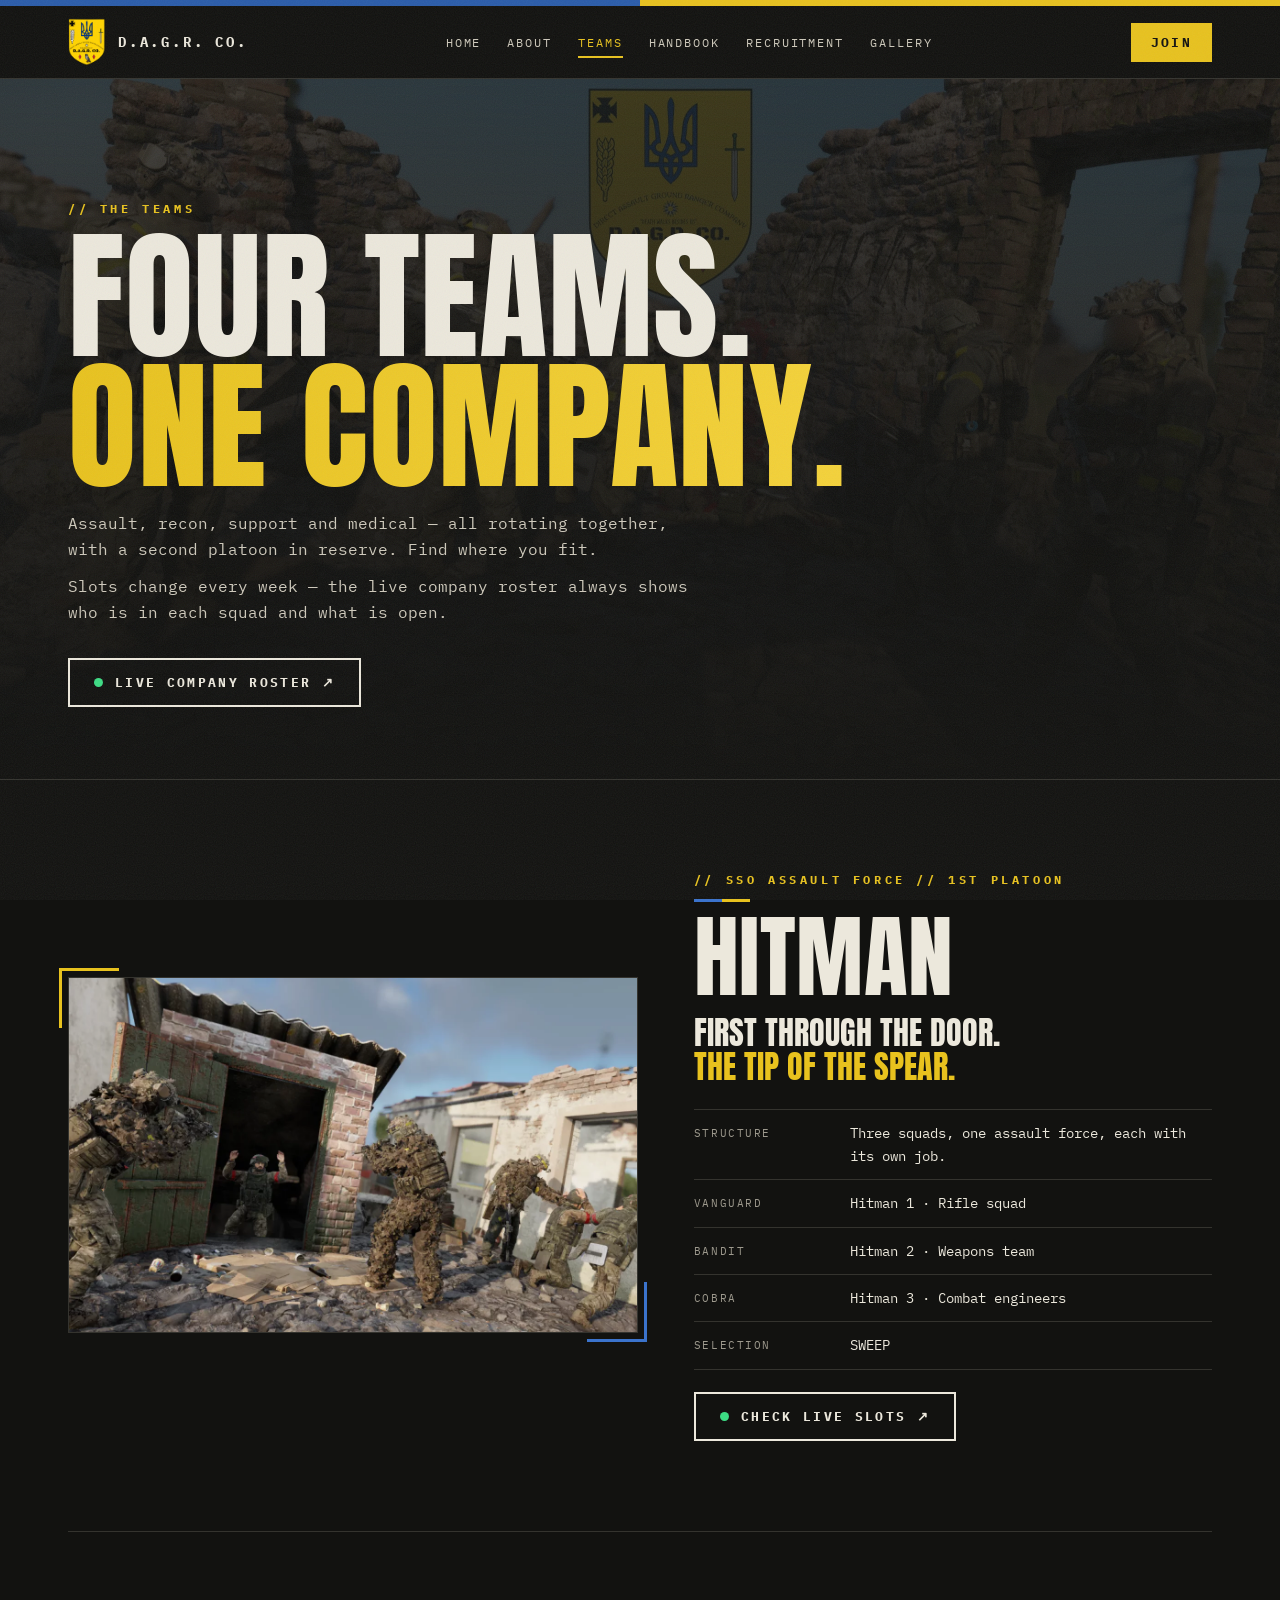
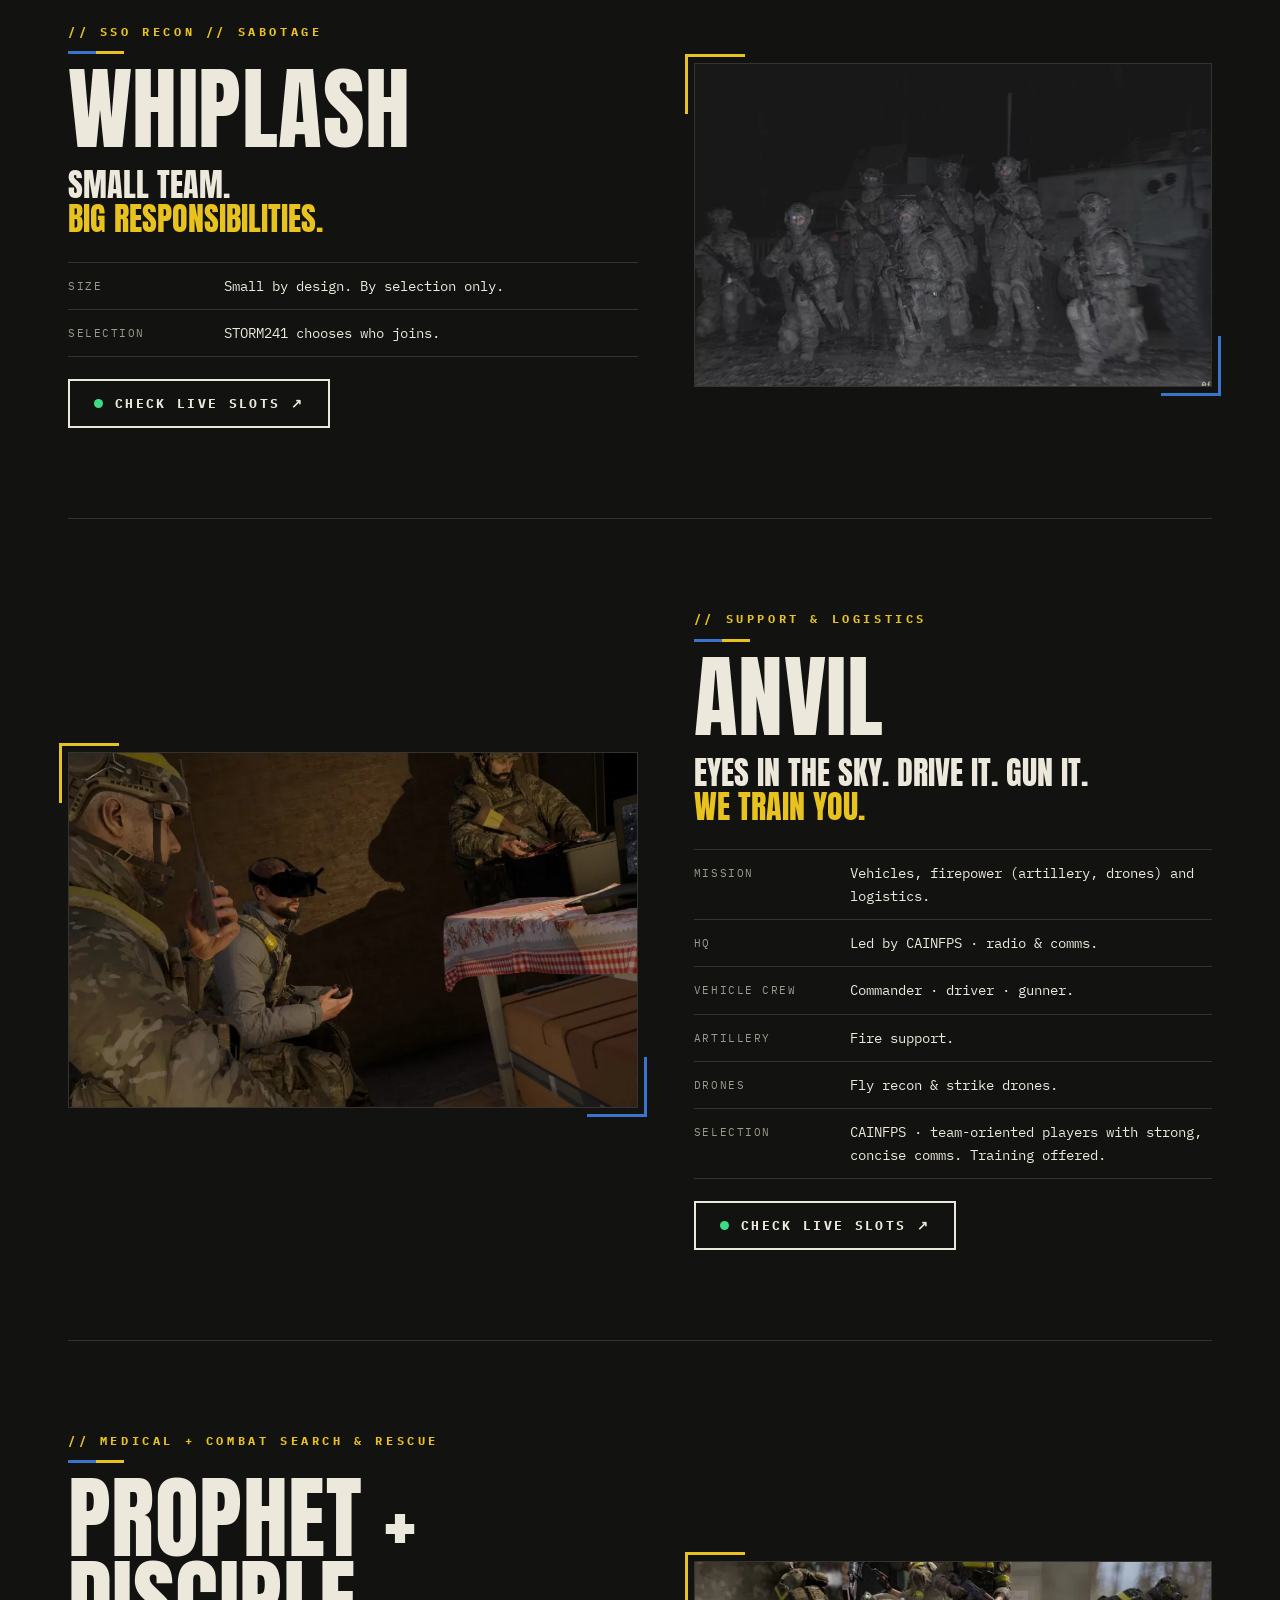
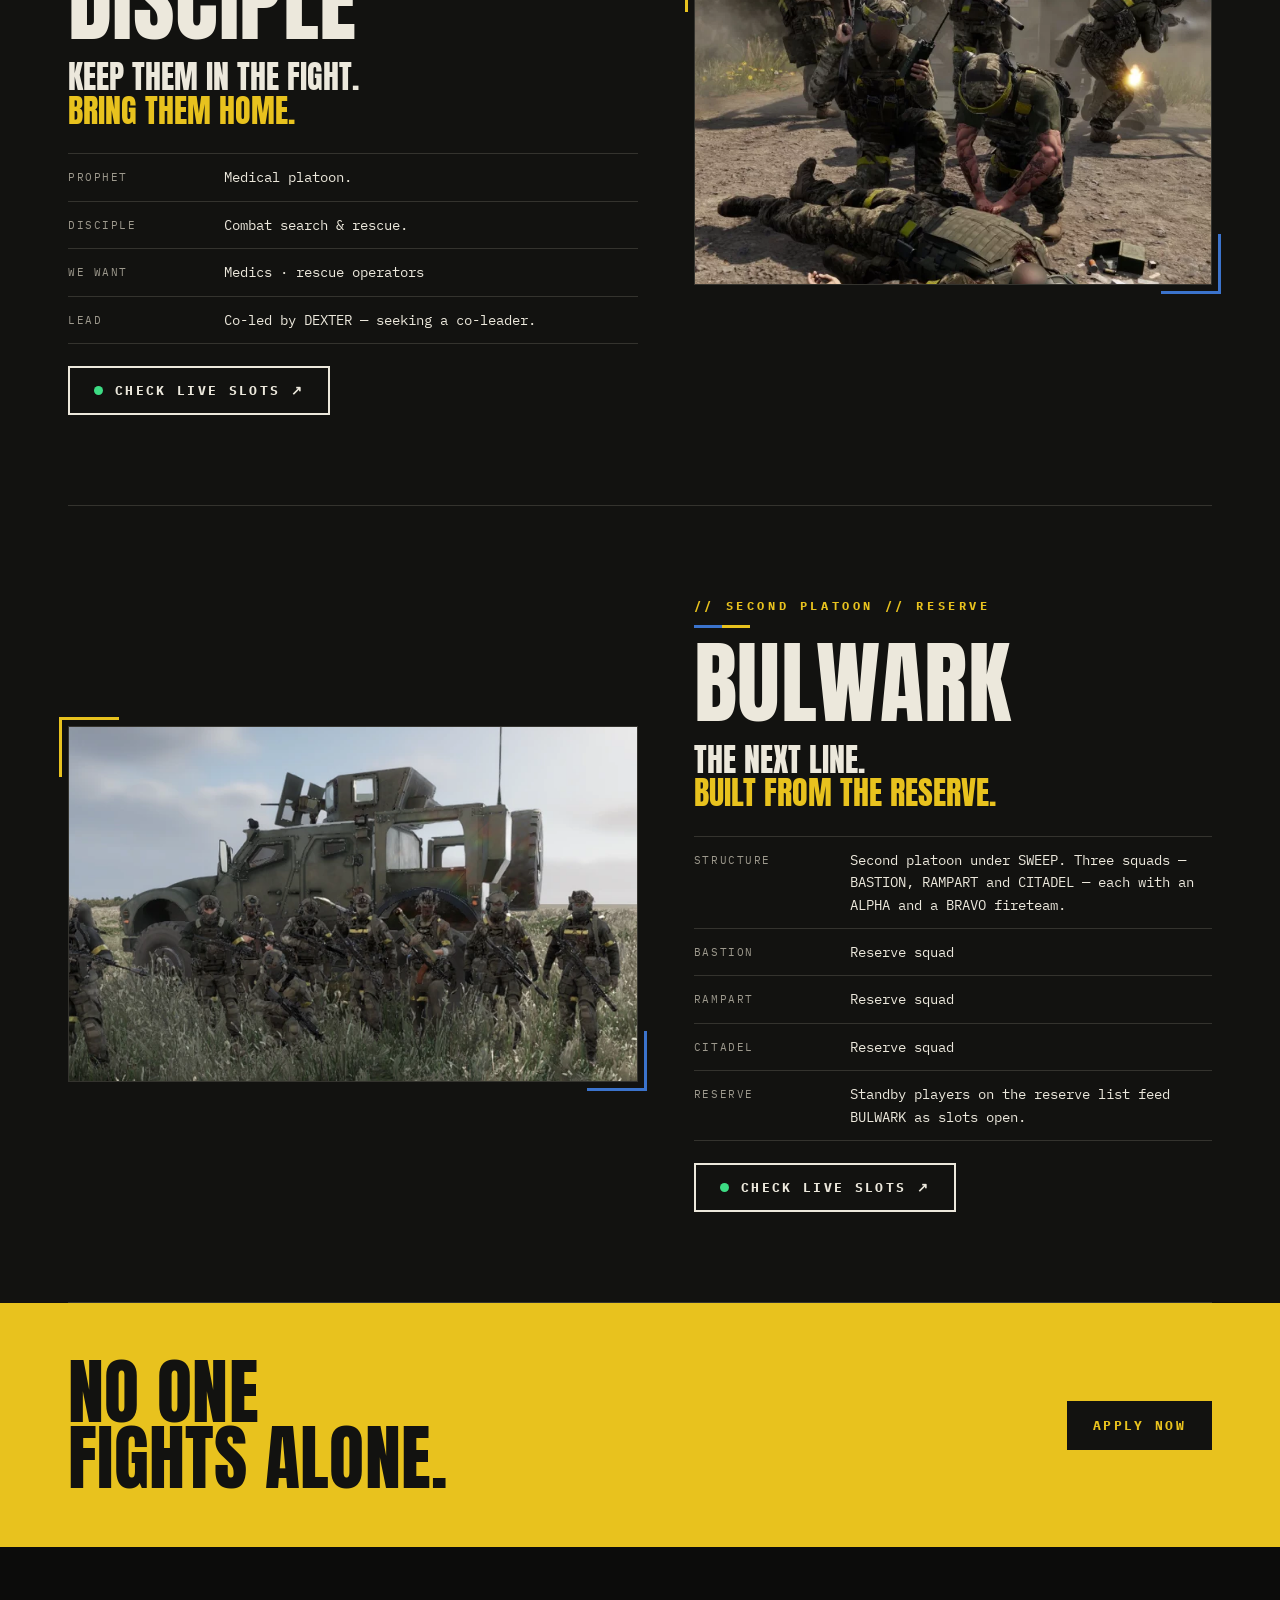
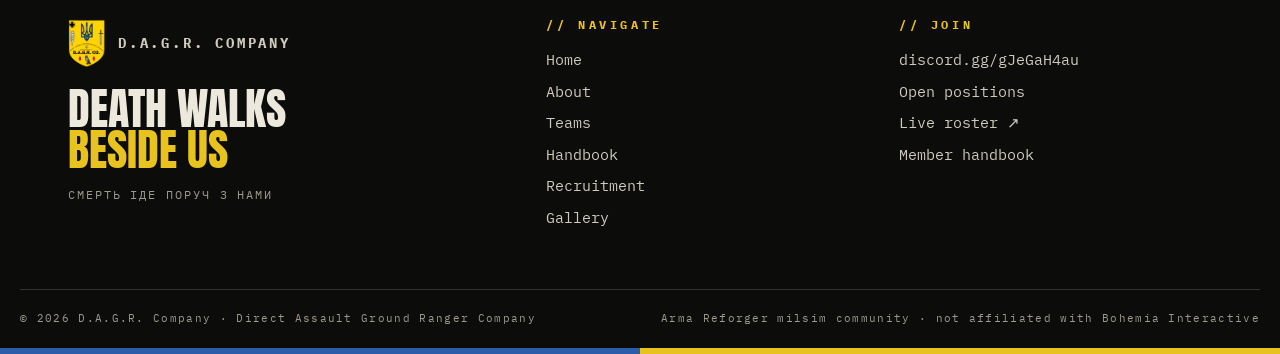
<file: teams.html>
<!doctype html>
<html lang="en">
<head>
<meta charset="utf-8">
<meta name="viewport" content="width=device-width, initial-scale=1">
<title>Teams — D.A.G.R. Company</title>
<meta name="description" content="HITMAN, WHIPLASH, ANVIL and PROPHET + DISCIPLE — the four teams of D.A.G.R. Company.">
<meta name="theme-color" content="#121210">
<meta property="og:title" content="Teams — D.A.G.R. Company">
<meta property="og:description" content="HITMAN, WHIPLASH, ANVIL and PROPHET + DISCIPLE — the four teams of D.A.G.R. Company.">
<meta property="og:image" content="imagens/cortes/hero-colina.webp">
<link rel="icon" type="image/png" href="imagens/logo-escudo.png">
<link rel="preload" href="fonts/anton-latin-400-normal.woff2" as="font" type="font/woff2" crossorigin>
<link rel="stylesheet" href="css/style.css">
<script>document.documentElement.classList.add("js");</script>
</head>
<body>
<div class="flag"></div>
<header class="site-header">
  <div class="container nav">
    <a class="brand" href="index.html" aria-label="D.A.G.R. Company — home">
      <img src="imagens/logo-escudo.png" alt="" width="38" height="48">
      <span>D.A.G.R. CO.</span>
    </a>
    <nav aria-label="Main">
      <ul class="nav-links" id="nav-links">
        <li><a href="index.html">Home</a></li>
        <li><a href="about.html">About</a></li>
        <li><a href="teams.html" aria-current="page">Teams</a></li>
        <li><a href="handbook.html">Handbook</a></li>
        <li><a href="recruitment.html">Recruitment</a></li>
        <li><a href="gallery.html">Gallery</a></li>
        <li class="mobile-join"><a class="btn" href="recruitment.html#apply">Join the company</a></li>
      </ul>
    </nav>
    <a class="btn join" href="recruitment.html#apply">Join</a>
    <button class="nav-toggle" aria-expanded="false" aria-controls="nav-links">☰ MENU</button>
  </div>
</header>
<main>

<section class="page-hero">
  <div class="bg"><img src="imagens/ruinas-equipa.webp" alt=""></div>
  <div class="container stagger">
    <p class="eyebrow">// The teams</p>
    <h1>Four teams.<br><span class="y">One company.</span></h1>
    <p class="lead">Assault, recon, support and medical — all rotating together, with a second platoon in reserve. Find where you fit.</p>
    <p class="lead" style="margin-top:12px">Slots change every week — the live company roster always shows who is in each squad and what is open.</p>
    <div class="btn-row"><a class="btn ghost live-btn" href="https://sweep-cmd.github.io/D.A.G.R.-COMPANY/" target="_blank" rel="noopener"><span class="live-dot" aria-hidden="true"></span>Live company roster ↗</a></div>
  </div>
</section>

<div class="container">
  <article class="team-block" id="hitman">
    <div class="frame team-media reveal"><img src="imagens/cortes/team-hitman.webp" alt="HITMAN operators clearing a building" loading="lazy"></div>
    <div class="reveal">
      <p class="eyebrow">// SSO Assault Force // 1st Platoon</p>
      <h2>Hitman</h2>
      <p class="tagline">First through the door.<br><span class="y">The tip of the spear.</span></p>
      <ul class="facts">
        <li><span class="k">Structure</span><span>Three squads, one assault force, each with its own job.</span></li>
        <li><span class="k">Vanguard</span><span>Hitman 1 · Rifle squad</span></li>
        <li><span class="k">Bandit</span><span>Hitman 2 · Weapons team</span></li>
        <li><span class="k">Cobra</span><span>Hitman 3 · Combat engineers</span></li>
        <li><span class="k">Selection</span><span>SWEEP</span></li>
      </ul>
      <div class="btn-row" style="margin-top:22px"><a class="btn ghost live-btn" href="https://sweep-cmd.github.io/D.A.G.R.-COMPANY/" target="_blank" rel="noopener"><span class="live-dot" aria-hidden="true"></span>Check live slots ↗</a></div>
    </div>
  </article>

  <article class="team-block" id="whiplash">
    <div class="frame team-media reveal"><img src="imagens/cortes/team-whiplash.webp" alt="WHIPLASH recon team staging at night" loading="lazy"></div>
    <div class="reveal">
      <p class="eyebrow">// SSO Recon // Sabotage</p>
      <h2>Whiplash</h2>
      <p class="tagline">Small team.<br><span class="y">Big responsibilities.</span></p>
      <ul class="facts">
        <li><span class="k">Size</span><span>Small by design. By selection only.</span></li>
        <li><span class="k">Selection</span><span>STORM241 chooses who joins.</span></li>
      </ul>
      <div class="btn-row" style="margin-top:22px"><a class="btn ghost live-btn" href="https://sweep-cmd.github.io/D.A.G.R.-COMPANY/" target="_blank" rel="noopener"><span class="live-dot" aria-hidden="true"></span>Check live slots ↗</a></div>
    </div>
  </article>

  <article class="team-block" id="anvil">
    <div class="frame team-media reveal"><img src="imagens/cortes/team-anvil-drone.webp" alt="ANVIL drone pilots at work" loading="lazy"></div>
    <div class="reveal">
      <p class="eyebrow">// Support &amp; Logistics</p>
      <h2>Anvil</h2>
      <p class="tagline">Eyes in the sky. Drive it. Gun it.<br><span class="y">We train you.</span></p>
      <ul class="facts">
        <li><span class="k">Mission</span><span>Vehicles, firepower (artillery, drones) and logistics.</span></li>
        <li><span class="k">HQ</span><span>Led by CAINFPS · radio &amp; comms.</span></li>
        <li><span class="k">Vehicle crew</span><span>Commander · driver · gunner.</span></li>
        <li><span class="k">Artillery</span><span>Fire support.</span></li>
        <li><span class="k">Drones</span><span>Fly recon &amp; strike drones.</span></li>
        <li><span class="k">Selection</span><span>CAINFPS · team-oriented players with strong, concise comms. Training offered.</span></li>
      </ul>
      <div class="btn-row" style="margin-top:22px"><a class="btn ghost live-btn" href="https://sweep-cmd.github.io/D.A.G.R.-COMPANY/" target="_blank" rel="noopener"><span class="live-dot" aria-hidden="true"></span>Check live slots ↗</a></div>
    </div>
  </article>

  <article class="team-block" id="prophet">
    <div class="frame team-media reveal"><img src="imagens/cortes/team-prophet.webp" alt="Medic treating a casualty under fire" loading="lazy"></div>
    <div class="reveal">
      <p class="eyebrow">// Medical + Combat Search &amp; Rescue</p>
      <h2>Prophet + Disciple</h2>
      <p class="tagline">Keep them in the fight.<br><span class="y">Bring them home.</span></p>
      <ul class="facts">
        <li><span class="k">Prophet</span><span>Medical platoon.</span></li>
        <li><span class="k">Disciple</span><span>Combat search &amp; rescue.</span></li>
        <li><span class="k">We want</span><span>Medics · rescue operators</span></li>
        <li><span class="k">Lead</span><span>Co-led by DEXTER — seeking a co-leader.</span></li>
      </ul>
      <div class="btn-row" style="margin-top:22px"><a class="btn ghost live-btn" href="https://sweep-cmd.github.io/D.A.G.R.-COMPANY/" target="_blank" rel="noopener"><span class="live-dot" aria-hidden="true"></span>Check live slots ↗</a></div>
    </div>
  </article>

  <article class="team-block" id="bulwark">
    <div class="frame team-media reveal"><img src="imagens/equipa-mrap.webp" alt="Squad lined up in front of an MRAP" loading="lazy"></div>
    <div class="reveal">
      <p class="eyebrow">// Second Platoon // Reserve</p>
      <h2>Bulwark</h2>
      <p class="tagline">The next line.<br><span class="y">Built from the reserve.</span></p>
      <ul class="facts">
        <li><span class="k">Structure</span><span>Second platoon under SWEEP. Three squads — BASTION, RAMPART and CITADEL — each with an ALPHA and a BRAVO fireteam.</span></li>
        <li><span class="k">Bastion</span><span>Reserve squad</span></li>
        <li><span class="k">Rampart</span><span>Reserve squad</span></li>
        <li><span class="k">Citadel</span><span>Reserve squad</span></li>
        <li><span class="k">Reserve</span><span>Standby players on the reserve list feed BULWARK as slots open.</span></li>
      </ul>
      <div class="btn-row" style="margin-top:22px"><a class="btn ghost live-btn" href="https://sweep-cmd.github.io/D.A.G.R.-COMPANY/" target="_blank" rel="noopener"><span class="live-dot" aria-hidden="true"></span>Check live slots ↗</a></div>
    </div>
  </article>
</div>

<section class="cta-band">
  <div class="container">
    <h2>No one<br>fights alone.</h2>
    <div class="btn-row" style="margin-top:0">
      <a class="btn dark" href="recruitment.html">Apply now</a>
    </div>
  </div>
</section>
</main>

<footer class="site-footer">
  <div class="container footer-grid">
    <div>
      <a class="brand" href="index.html"><img src="imagens/logo-escudo.png" alt="" width="38" height="48"><span>D.A.G.R. COMPANY</span></a>
      <div class="motto">Death walks<br><span class="y">beside us</span></div>
      <p class="caps muted" style="margin-top:14px">Смерть іде поруч з нами</p>
    </div>
    <div>
      <h4>// Navigate</h4>
      <ul>
          <li><a href="index.html">Home</a></li>
          <li><a href="about.html">About</a></li>
          <li><a href="teams.html">Teams</a></li>
          <li><a href="handbook.html">Handbook</a></li>
          <li><a href="recruitment.html">Recruitment</a></li>
          <li><a href="gallery.html">Gallery</a></li>
      </ul>
    </div>
    <div>
      <h4>// Join</h4>
      <ul>
        <li><a href="https://discord.gg/gJeGaH4au" target="_blank" rel="noopener">discord.gg/gJeGaH4au</a></li>
        <li><a href="recruitment.html#positions">Open positions</a></li>
        <li><a href="https://sweep-cmd.github.io/D.A.G.R.-COMPANY/" target="_blank" rel="noopener">Live roster ↗</a></li>
        <li><a href="handbook.html">Member handbook</a></li>
      </ul>
    </div>
  </div>
  <div class="container footer-bottom">
    <span>© <span data-year>2026</span> D.A.G.R. Company · Direct Assault Ground Ranger Company</span>
    <span>Arma Reforger milsim community · not affiliated with Bohemia Interactive</span>
  </div>
  <div class="flag"></div>
</footer>

<script src="js/main.js"></script>
</body>
</html>
</file>
<file: css/style.css>
/* =========================================================
   D.A.G.R. COMPANY — estilo principal
   Cores: azul + amarelo (identidade do grupo) sobre fundo escuro
   ========================================================= */

/* fontes locais (SIL Open Font License) */
@font-face { font-family: "Anton"; src: url("../fonts/anton-latin-400-normal.woff2") format("woff2"); font-weight: 400; font-display: swap; }
@font-face { font-family: "IBM Plex Mono"; src: url("../fonts/ibm-plex-mono-latin-400-normal.woff2") format("woff2"); font-weight: 400; font-display: swap; }
@font-face { font-family: "IBM Plex Mono"; src: url("../fonts/ibm-plex-mono-latin-700-normal.woff2") format("woff2"); font-weight: 700; font-display: swap; }
@font-face { font-family: "IBM Plex Mono"; src: url("../fonts/ibm-plex-mono-cyrillic-400-normal.woff2") format("woff2"); font-weight: 400; font-display: swap; unicode-range: U+0400-045F, U+0490-0491, U+04B0-04B1, U+2116; }
@font-face { font-family: "IBM Plex Mono"; src: url("../fonts/ibm-plex-mono-cyrillic-700-normal.woff2") format("woff2"); font-weight: 700; font-display: swap; unicode-range: U+0400-045F, U+0490-0491, U+04B0-04B1, U+2116; }

:root {
  --bg: #121210;
  --bg-2: #1a1a17;
  --bg-3: #23231f;
  --paper: #ece8dc;
  --paper-2: #f2efe6;
  --text: #ece8dc;
  --mute: #9d998d;
  --line: #34332e;
  --yellow: #e8c21e;
  --yellow-2: #f4d23a;
  --blue: #2a5caa;
  --blue-2: #3b73cc;
  --red: #b3261e;

  --display: "Anton", "Impact", "Arial Narrow", sans-serif;
  --mono: "IBM Plex Mono", ui-monospace, "SFMono-Regular", Menlo, monospace;

  --max: 1240px;
  --gutter: 48px;
  --nav-h: 72px;
}

*, *::before, *::after { box-sizing: border-box; }
html { scroll-behavior: smooth; -webkit-text-size-adjust: 100%; }
html { overflow-x: clip; }
body {
  margin: 0;
  background: var(--bg);
  color: var(--text);
  font: 15px/1.6 var(--mono);
  overflow-x: hidden;
}
img { max-width: 100%; display: block; }
a { color: inherit; }
::selection { background: var(--yellow); color: var(--bg); }

/* grão de filme por cima de tudo (como nas imagens do grupo) */
body::after {
  content: "";
  position: fixed; inset: 0;
  pointer-events: none;
  z-index: 100;
  opacity: .07;
  background-image: url("data:image/svg+xml,%3Csvg xmlns='http://www.w3.org/2000/svg' width='160' height='160'%3E%3Cfilter id='n'%3E%3CfeTurbulence type='fractalNoise' baseFrequency='.9' numOctaves='2' stitchTiles='stitch'/%3E%3C/filter%3E%3Crect width='100%25' height='100%25' filter='url(%23n)'/%3E%3C/svg%3E");
}

.container { max-width: var(--max); margin: 0 auto; padding: 0 var(--gutter); }
.flag { height: 6px; background: linear-gradient(90deg, var(--blue) 50%, var(--yellow) 50%); }

/* ---------- tipografia ---------- */
h1, h2, h3, h4 {
  font-family: var(--display);
  font-weight: 400;
  text-transform: uppercase;
  line-height: .92;
  letter-spacing: .005em;
  margin: 0;
}
h1 { font-size: clamp(56px, 11vw, 148px); }
h2 { font-size: clamp(42px, 6.5vw, 84px); }
h3 { font-size: clamp(26px, 3vw, 34px); }
.y { color: var(--yellow); }
.b { color: var(--blue-2); }

.eyebrow {
  font-size: 12px;
  font-weight: 700;
  letter-spacing: .3em;
  text-transform: uppercase;
  color: var(--yellow);
  margin: 0 0 14px;
}
.eyebrow.blue { color: var(--blue-2); }
.caps { text-transform: uppercase; letter-spacing: .16em; font-size: 12px; }
.muted { color: var(--mute); }
.lead { max-width: 62ch; color: #cfcabc; font-size: 16px; margin: 20px 0 0; }

/* ---------- botões ---------- */
.btn {
  display: inline-flex; align-items: center; gap: 10px;
  font: 700 13px/1 var(--mono);
  letter-spacing: .18em;
  text-transform: uppercase;
  text-decoration: none;
  padding: 16px 24px;
  border: 2px solid var(--yellow);
  background: var(--yellow);
  color: var(--bg);
  cursor: pointer;
  transition: background .2s, color .2s, transform .2s;
}
.btn:hover { background: var(--yellow-2); transform: translateY(-2px); }
.btn.ghost { background: transparent; color: var(--text); border-color: var(--text); }
.btn.ghost:hover { background: var(--text); color: var(--bg); }
.btn.dark { background: var(--bg); color: var(--yellow); border-color: var(--bg); }
.btn.dark:hover { background: #000; }
.btn-row { display: flex; flex-wrap: wrap; gap: 12px; margin-top: 32px; }
:focus-visible { outline: 3px solid var(--blue-2); outline-offset: 3px; }

/* ---------- navegação ---------- */
.site-header {
  position: sticky; top: 0; z-index: 50;
  background: rgba(18, 18, 16, .92);
  backdrop-filter: blur(8px);
  border-bottom: 1px solid var(--line);
}
.nav { display: flex; align-items: center; justify-content: space-between; gap: 24px; height: var(--nav-h); }
.brand { display: flex; align-items: center; gap: 12px; text-decoration: none; font-weight: 700; letter-spacing: .2em; font-size: 14px; }
.brand img { width: 38px; height: auto; }
.nav-links { display: flex; gap: 26px; list-style: none; margin: 0; padding: 0; }
.nav-links a {
  text-decoration: none; font-size: 12px; letter-spacing: .16em; text-transform: uppercase;
  color: #cfcabc; padding: 6px 0; border-bottom: 2px solid transparent; transition: color .2s, border-color .2s;
}
.nav-links a:hover { color: var(--text); }
.nav-links a[aria-current="page"] { color: var(--yellow); border-bottom-color: var(--yellow); }
.nav .btn { padding: 11px 18px; }
.nav-toggle {
  display: none; background: none; border: 2px solid var(--text); color: var(--text);
  font: 700 12px var(--mono); letter-spacing: .16em; padding: 9px 12px; cursor: pointer;
}

/* ---------- secções ---------- */
.section { padding: 110px 0; border-bottom: 1px solid var(--line); }
.section.tight { padding: 72px 0; }
.section.alt { background: var(--bg-2); }
.section-head { margin-bottom: 48px; }

/* ---------- hero (home) ---------- */
.hero {
  position: relative;
  min-height: calc(100svh - var(--nav-h) - 6px);
  display: flex; align-items: flex-end;
  overflow: hidden;
}
.hero-media { position: absolute; inset: 0; }
.hero-media img, .hero-media video { width: 100%; height: 100%; object-fit: cover; object-position: 60% 40%; }
.hero-media::after {
  content: ""; position: absolute; inset: 0;
  background:
    linear-gradient(90deg, rgba(18,18,16,.95) 0%, rgba(18,18,16,.75) 38%, rgba(18,18,16,.1) 75%),
    linear-gradient(0deg, rgba(18,18,16,1) 0%, rgba(18,18,16,0) 40%);
}
.hero-content { position: relative; padding-top: 120px; padding-bottom: 72px; width: 100%; }
.hero h1 { margin-top: 6px; }
.hero .motto { margin-top: 22px; font-size: 13px; letter-spacing: .3em; text-transform: uppercase; }

.ticker { background: var(--yellow); color: var(--bg); overflow: hidden; white-space: nowrap; border-bottom: 1px solid #000; }
.ticker-track { display: inline-flex; gap: 48px; padding: 16px 0; animation: ticker 38s linear infinite; }
.ticker span { font-weight: 700; font-size: 13px; letter-spacing: .22em; text-transform: uppercase; }
.ticker span::before { content: "■"; margin-right: 48px; color: var(--blue); }
@keyframes ticker { to { transform: translateX(-50%); } }

/* ---------- page header (páginas internas) ---------- */
.page-hero { position: relative; padding: 120px 0 72px; overflow: hidden; border-bottom: 1px solid var(--line); }
.page-hero .bg { position: absolute; inset: 0; }
.page-hero .bg img { width: 100%; height: 100%; object-fit: cover; opacity: .35; }
.page-hero .bg::after { content: ""; position: absolute; inset: 0; background: linear-gradient(0deg, var(--bg) 0%, rgba(18,18,16,.4) 100%); }
.page-hero .container { position: relative; }

/* ---------- números ---------- */
.stats { display: grid; grid-template-columns: repeat(4, 1fr); border-bottom: 1px solid var(--line); }
.stat { padding: 34px var(--gutter) 30px; border-right: 1px solid var(--line); }
.stat:last-child { border-right: 0; }
.stat .n { font-family: var(--display); font-size: clamp(40px, 5vw, 60px); line-height: 1; color: var(--text); }
.stat .l { margin-top: 8px; }

/* ---------- grelhas ---------- */
.grid { display: grid; gap: 22px; }
.g2 { grid-template-columns: repeat(2, 1fr); }
.g3 { grid-template-columns: repeat(3, 1fr); }
.g4 { grid-template-columns: repeat(4, 1fr); }
.g5 { grid-template-columns: repeat(5, 1fr); }

.split { display: grid; grid-template-columns: 1fr 1fr; gap: 64px; align-items: center; }
.split.top { align-items: start; }

.frame { position: relative; border: 1px solid var(--line); }
.frame img { width: 100%; height: 100%; object-fit: cover; }
.frame::before { content: ""; position: absolute; top: -10px; left: -10px; width: 60px; height: 60px; border-top: 3px solid var(--yellow); border-left: 3px solid var(--yellow); }
.frame::after { content: ""; position: absolute; bottom: -10px; right: -10px; width: 60px; height: 60px; border-bottom: 3px solid var(--blue-2); border-right: 3px solid var(--blue-2); }
.caption {
  position: absolute; left: 16px; bottom: 16px;
  background: rgba(18,18,16,.9); padding: 8px 12px;
  font-size: 11px; letter-spacing: .2em; text-transform: uppercase;
}

/* ---------- cartões de equipa ---------- */
.team-card {
  display: flex; flex-direction: column;
  background: var(--bg-2);
  border: 1px solid var(--line);
  text-decoration: none;
  transition: transform .25s, border-color .25s;
}
.team-card:hover { transform: translateY(-4px); border-color: var(--yellow); }
.team-card .img { aspect-ratio: 16 / 10; overflow: hidden; border-bottom: 3px solid var(--yellow); }
.team-card .img img { width: 100%; height: 100%; object-fit: cover; transition: transform .6s; }
.team-card:hover .img img { transform: scale(1.05); }
.team-card .body { padding: 22px; flex: 1; display: flex; flex-direction: column; }
.team-card .role { margin: 0 0 8px; color: var(--mute); }
.team-card .motto { font-family: var(--display); text-transform: uppercase; font-size: 20px; line-height: 1.05; color: var(--yellow); margin: 12px 0; }
.team-card p { margin: 0; font-size: 13px; color: #bdb8aa; }
.team-card .more { margin-top: auto; padding-top: 18px; font-size: 11px; letter-spacing: .2em; text-transform: uppercase; color: var(--text); }
.team-card .more::after { content: " →"; color: var(--yellow); }

/* página de equipas: blocos grandes alternados */
.team-block { display: grid; grid-template-columns: 1.1fr 1fr; gap: 56px; align-items: center; padding: 90px 0; border-bottom: 1px solid var(--line); scroll-margin-top: calc(var(--nav-h) + 20px); }
.team-block:nth-child(even) .team-media { order: 2; }
.team-media { aspect-ratio: 16 / 10; }
.team-block h2 { font-size: clamp(52px, 7vw, 96px); }
.team-block .tagline { font-family: var(--display); text-transform: uppercase; font-size: clamp(24px, 2.6vw, 32px); line-height: 1.05; margin: 18px 0 0; }
.facts { margin: 26px 0 0; padding: 0; list-style: none; }
.facts li { display: grid; grid-template-columns: 140px 1fr; gap: 16px; padding: 12px 0; border-top: 1px solid var(--line); font-size: 14px; }
.facts li:last-child { border-bottom: 1px solid var(--line); }
.facts .k { color: var(--mute); text-transform: uppercase; letter-spacing: .14em; font-size: 11px; padding-top: 3px; }
.pill { display: inline-block; font-size: 11px; font-weight: 700; letter-spacing: .14em; text-transform: uppercase; padding: 4px 8px; margin: 0 6px 6px 0; border: 1px solid var(--line); }
.pill.open { background: var(--yellow); color: var(--bg); border-color: var(--yellow); }
.pill.full { color: var(--mute); }

/* ---------- comando ---------- */
.cmd-card { background: var(--bg-2); border: 1px solid var(--line); border-top: 3px solid var(--blue-2); padding: 24px; }
.cmd-card.lead-card { border-top-color: var(--yellow); }
.cmd-card h3 { font-size: 36px; }
.cmd-card .caps { margin-top: 10px; color: var(--mute); }
.cmd-card p { font-size: 13px; color: #bdb8aa; margin: 14px 0 0; }

/* ---------- fundador ---------- */
.founder { display: grid; grid-template-columns: 300px 1fr; gap: 48px; align-items: center; }
.founder-badge {
  aspect-ratio: 4 / 5; background: var(--bg-3); border: 1px solid var(--line);
  display: flex; align-items: center; justify-content: center; position: relative; overflow: hidden;
}
.founder-badge img { width: 62%; filter: drop-shadow(0 12px 30px rgba(0,0,0,.6)); }
.founder-badge .cs { position: absolute; bottom: 0; left: 0; right: 0; background: var(--yellow); color: var(--bg); text-align: center; font-weight: 700; letter-spacing: .3em; padding: 10px; font-size: 13px; }
blockquote.quote {
  margin: 28px 0 0; padding: 0 0 0 22px; border-left: 4px solid var(--yellow);
  font-family: var(--display); font-size: clamp(28px, 3.2vw, 42px); line-height: 1.02; text-transform: uppercase;
}
blockquote.quote cite { display: block; margin-top: 12px; font: 12px var(--mono); letter-spacing: .2em; color: var(--mute); font-style: normal; }

/* ---------- caminho / progressão ---------- */
.path { display: grid; grid-template-columns: repeat(5, 1fr); gap: 0; counter-reset: step; }
.path-step { position: relative; padding: 28px 20px 24px; border: 1px solid var(--line); border-right: 0; background: var(--bg-2); }
.path-step:last-child { border-right: 1px solid var(--line); }
.path-step .ico { font-size: 22px; color: var(--blue-2); }
.path-step b { display: block; margin: 12px 0 6px; letter-spacing: .18em; font-size: 14px; }
.path-step span { font-size: 13px; color: var(--mute); }
.path-step::after {
  content: ""; position: absolute; top: 50%; right: -9px; width: 16px; height: 16px; z-index: 2;
  background: var(--bg); border-top: 2px solid var(--yellow); border-right: 2px solid var(--yellow);
  transform: translateY(-50%) rotate(45deg);
}
.path-step:last-child::after { display: none; }
.path-step.star { background: var(--yellow); color: var(--bg); border-color: var(--yellow); }
.path-step.star .ico, .path-step.star span { color: var(--bg); }

/* ---------- handbook (página clara, como o documento) ---------- */
.paper { background: var(--paper-2); color: #141412; }
.paper .eyebrow { color: #1f4f95; }
.paper .muted { color: #6b6a64; }
.paper .lead { color: #33322e; }
.paper .section { border-bottom-color: #d4d0c3; }
.req-band { background: var(--yellow); color: #141412; padding: 20px 24px; font-weight: 700; letter-spacing: .18em; text-transform: uppercase; font-size: 13px; text-align: center; }
.rules-col h3 { font-family: var(--mono); font-weight: 700; font-size: 13px; letter-spacing: .3em; color: #1f4f95; padding-bottom: 12px; border-bottom: 3px solid #1f4f95; margin-bottom: 8px; }
.rule { display: grid; grid-template-columns: 64px 1fr; gap: 14px; padding: 20px 0; border-bottom: 1px solid #d4d0c3; }
.rule .num { font-family: var(--display); font-size: 46px; line-height: .9; color: #1f4f95; }
.rule b { display: block; text-transform: uppercase; letter-spacing: .14em; font-size: 14px; }
.rule p { margin: 6px 0 0; color: #45443f; font-size: 14px; }
.big-line { margin-top: 56px; padding-top: 22px; border-top: 3px solid #141412; text-align: center; font-family: var(--display); text-transform: uppercase; font-size: clamp(38px, 6vw, 72px); line-height: 1; }
.paper .path-step { background: #fbfaf5; border-color: #d4d0c3; border-top: 3px solid #1f4f95; }
.paper .path-step:last-child { border-right-color: #d4d0c3; }
.paper .path-step::after { background: var(--paper-2); }
.paper .path-step.star { background: var(--yellow); border-color: var(--yellow); }
.paper .path-step .ico { color: #1f4f95; }
.paper .path-step.star .ico { color: #141412; }

/* ---------- recrutamento ---------- */
.recruit-hero { position: relative; min-height: 78svh; display: flex; align-items: flex-end; overflow: hidden; border-bottom: 1px solid var(--line); }
.recruit-hero .bg { position: absolute; inset: 0; }
.recruit-hero .bg img { width: 100%; height: 100%; object-fit: cover; object-position: 70% 50%; }
.recruit-hero .bg::after { content: ""; position: absolute; inset: 0; background: linear-gradient(90deg, rgba(18,18,16,.97) 0%, rgba(18,18,16,.8) 40%, rgba(18,18,16,.05) 80%), linear-gradient(0deg, var(--bg) 0%, transparent 35%); }
.recruit-hero .container { position: relative; padding-top: 120px; padding-bottom: 80px; width: 100%; }
.recruit-hero h1 { font-size: clamp(60px, 10vw, 136px); }
.tag-box { display: inline-block; background: var(--yellow); color: var(--bg); font-weight: 700; letter-spacing: .3em; font-size: 12px; padding: 10px 16px; margin-bottom: 26px; }

.filters { display: flex; flex-wrap: wrap; gap: 8px; margin-bottom: 26px; }
.filters button {
  font: 700 12px var(--mono); letter-spacing: .16em; text-transform: uppercase;
  background: transparent; color: var(--text); border: 1px solid var(--line); padding: 10px 14px; cursor: pointer;
}
.filters button[aria-pressed="true"] { background: var(--yellow); color: var(--bg); border-color: var(--yellow); }

.positions { width: 100%; border-collapse: collapse; }
.positions th { text-align: left; font-size: 11px; letter-spacing: .2em; text-transform: uppercase; color: var(--mute); font-weight: 400; padding: 12px 14px; border-bottom: 2px solid var(--text); }
.positions td { padding: 18px 14px; border-bottom: 1px solid var(--line); vertical-align: top; font-size: 14px; }
.positions td.team { font-family: var(--display); font-size: 26px; text-transform: uppercase; line-height: 1; white-space: nowrap; }
.positions td .sub { display: block; color: var(--mute); font-size: 12px; margin-top: 4px; }
.positions tr[hidden] { display: none; }
.positions tbody tr { transition: background .2s; }
.positions tbody tr:hover { background: var(--bg-2); }

.steps { display: grid; grid-template-columns: repeat(3, 1fr); gap: 28px; }
.steps > div { border-top: 3px solid var(--yellow); padding-top: 18px; }
.steps .n { font-family: var(--display); font-size: 56px; color: var(--yellow); line-height: 1; }
.steps b { display: block; letter-spacing: .3em; margin: 6px 0 10px; }
.steps p { margin: 0; color: #bdb8aa; font-size: 14px; }

.cta-box { background: var(--yellow); color: var(--bg); padding: 40px; display: grid; grid-template-columns: 1fr auto; gap: 32px; align-items: center; }
.cta-box .label { font-weight: 700; letter-spacing: .3em; font-size: 13px; text-transform: uppercase; margin: 0; }
.cta-box .link { font-weight: 700; font-size: clamp(22px, 3.4vw, 40px); margin: 10px 0; word-break: break-all; text-decoration: none; display: inline-block; }
.cta-box .link:hover { text-decoration: underline; }
.cta-box .small { font-size: 12px; letter-spacing: .2em; text-transform: uppercase; margin: 0; }
.cta-box .actions { display: flex; flex-direction: column; gap: 10px; }
.copy-btn { background: transparent; color: var(--bg); border: 2px solid var(--bg); font: 700 12px var(--mono); letter-spacing: .16em; text-transform: uppercase; padding: 12px 16px; cursor: pointer; }
.copy-btn:hover { background: var(--bg); color: var(--yellow); }

.req-list { display: grid; grid-template-columns: repeat(4, 1fr); border: 1px solid var(--line); }
.req-list > div { padding: 22px; border-right: 1px solid var(--line); }
.req-list > div:last-child { border-right: 0; }
.req-list .n { font-family: var(--display); font-size: 34px; line-height: 1; }
.req-list .l { margin-top: 6px; color: var(--mute); font-size: 12px; letter-spacing: .14em; text-transform: uppercase; }

/* ---------- galeria ---------- */
.gallery { display: grid; grid-template-columns: repeat(4, 1fr); grid-auto-rows: 220px; gap: 10px; grid-auto-flow: dense; }
.gallery button { padding: 0; border: 0; background: var(--bg-3); cursor: zoom-in; overflow: hidden; position: relative; }
.gallery img { width: 100%; height: 100%; object-fit: cover; transition: transform .6s, filter .4s; filter: saturate(.9); }
.gallery button:hover img { transform: scale(1.05); filter: saturate(1.1); }
.gallery .w2 { grid-column: span 2; }
.gallery .h2 { grid-row: span 2; }

.lightbox { position: fixed; inset: 0; z-index: 200; background: rgba(8,8,7,.96); display: none; align-items: center; justify-content: center; padding: 60px 70px; }
.lightbox.open { display: flex; }
.lightbox img { max-width: 100%; max-height: 100%; object-fit: contain; box-shadow: 0 20px 80px #000; }
.lightbox button { position: absolute; background: none; border: 2px solid var(--text); color: var(--text); font: 700 14px var(--mono); width: 48px; height: 48px; cursor: pointer; }
.lightbox button:hover { background: var(--yellow); border-color: var(--yellow); color: var(--bg); }
.lb-close { top: 16px; right: 16px; }
.lb-prev { left: 12px; top: 50%; transform: translateY(-50%); }
.lb-next { right: 12px; top: 50%; transform: translateY(-50%); }
.lb-count { position: absolute; bottom: 18px; left: 0; right: 0; text-align: center; font-size: 12px; letter-spacing: .2em; color: var(--mute); }

/* ---------- banda CTA ---------- */
.cta-band { background: var(--yellow); color: var(--bg); }
.cta-band .container { display: flex; align-items: center; justify-content: space-between; gap: 24px; flex-wrap: wrap; padding-top: 56px; padding-bottom: 56px; }
.cta-band h2 { font-size: clamp(40px, 6vw, 72px); }

/* ---------- rodapé ---------- */
.site-footer { background: #0c0c0b; padding: 72px 0 0; }
.footer-grid { display: grid; grid-template-columns: 1.4fr 1fr 1fr; gap: 40px; padding-bottom: 56px; }
.footer-grid .motto { font-family: var(--display); font-size: 44px; line-height: .95; text-transform: uppercase; margin-top: 20px; }
.footer-grid ul { list-style: none; margin: 0; padding: 0; line-height: 2.1; }
.footer-grid a { text-decoration: none; color: #cfcabc; }
.footer-grid a:hover { color: var(--yellow); }
.footer-grid h4 { font-family: var(--mono); font-weight: 700; font-size: 12px; letter-spacing: .3em; color: var(--yellow); margin-bottom: 14px; }
.footer-bottom { border-top: 1px solid var(--line); padding: 20px 0; font-size: 11px; color: var(--mute); letter-spacing: .12em; display: flex; justify-content: space-between; gap: 12px; flex-wrap: wrap; }

/* ---------- intro (vídeo de abertura "Death walks beside us") ---------- */
.intro { display: none; }
.js .intro {
  position: fixed; inset: 0; z-index: 300; background: #000;
  display: flex; align-items: center; justify-content: center;
  transition: opacity .8s ease, visibility .8s;
}
.intro.done { opacity: 0; visibility: hidden; }
.intro-video { width: 100%; height: 100%; object-fit: cover; cursor: pointer; }
.intro-bar { position: absolute; left: 0; right: 0; bottom: 0; height: 4px; background: rgba(255,255,255,.12); }
.intro-bar span { display: block; height: 100%; background: linear-gradient(90deg, var(--blue-2), var(--yellow)); transform: scaleX(0); transform-origin: 0 50%; transition: transform .25s linear; }
.intro-skip {
  position: absolute; left: 24px; bottom: 28px;
  background: rgba(10,10,9,.6); color: var(--text); border: 1px solid rgba(236,232,220,.5);
  font: 700 11px var(--mono); letter-spacing: .25em; text-transform: uppercase; padding: 10px 14px; cursor: pointer;
  opacity: 0; animation: introFade .6s 1s forwards;
}
.intro-skip:hover { background: var(--yellow); color: var(--bg); border-color: var(--yellow); }
@keyframes introFade { to { opacity: 1; } }

/* alternativa ao vídeo (se o navegador bloquear): animação do escudo */
.intro-alt { display: none; position: absolute; inset: 0; background: #0a0a09; flex-direction: column; align-items: center; justify-content: center; gap: 22px; }
.intro.fallback .intro-alt { display: flex; }
.intro.fallback .intro-video, .intro.fallback .intro-bar { display: none; }
.intro-alt img { width: min(34vw, 170px); opacity: 0; transform: scale(.85); animation: introLogo 1s .2s ease forwards; }
.intro-alt .t { font-family: var(--display); font-size: clamp(40px, 8vw, 88px); text-transform: uppercase; letter-spacing: .06em; line-height: 1; overflow: hidden; text-align: center; }
.intro-alt .t span { display: inline-block; transform: translateY(110%); animation: introUp .7s 1s cubic-bezier(.2,.8,.2,1) forwards; }
.intro-alt .m { font-size: 12px; letter-spacing: .5em; text-transform: uppercase; color: var(--yellow); opacity: 0; animation: introFade .8s 1.6s forwards; text-align: center; }
.intro-alt .bar { width: min(60vw, 320px); height: 4px; background: linear-gradient(90deg, var(--blue) 50%, var(--yellow) 50%); transform: scaleX(0); animation: introBar 1.2s 1.1s ease forwards; }
@keyframes introLogo { to { opacity: 1; transform: none; } }
@keyframes introUp { to { transform: none; } }
@keyframes introBar { to { transform: scaleX(1); } }

/* ---------- legenda das funções (role key) ---------- */
.role-key { display: grid; grid-template-columns: repeat(auto-fill, minmax(210px, 1fr)); gap: 0; border-top: 1px solid var(--line); border-left: 1px solid var(--line); }
.role-key .role { display: flex; align-items: baseline; gap: 14px; padding: 14px 16px; border-right: 1px solid var(--line); border-bottom: 1px solid var(--line); font-size: 13px; transition: background .2s; }
.role-key .role:hover { background: var(--bg-2); }
.role-key b { min-width: 46px; font-size: 14px; letter-spacing: .08em; }
.role-key span { color: #bdb8aa; }
.role-key .new b, .role-key .new span { color: var(--yellow); }
.role-key .new::after { content: "NEW"; margin-left: auto; font-size: 10px; font-weight: 700; letter-spacing: .2em; background: var(--yellow); color: var(--bg); padding: 2px 6px; }

/* ---------- revelar ao fazer scroll ---------- */
.js .reveal { opacity: 0; transform: translateY(28px); transition: opacity .8s ease, transform .8s ease; }
.js .reveal.in { opacity: 1; transform: none; }

@media (prefers-reduced-motion: reduce) {
  *, *::before, *::after { animation-duration: .01ms !important; animation-iteration-count: 1 !important; transition-duration: .01ms !important; scroll-behavior: auto !important; }
  .js .reveal { opacity: 1; transform: none; }
}

/* ---------- responsivo ---------- */
@media (max-width: 1080px) {
  .g4 { grid-template-columns: repeat(2, 1fr); }
  .nav-links { gap: 18px; }
}
@media (max-width: 900px) {
  :root { --gutter: 16px; --nav-h: 64px; }
  .section { padding: 72px 0; }
  .nav-toggle { display: inline-block; }
  .nav .btn.join { display: none; }
  .nav-links {
    position: fixed; top: calc(var(--nav-h) + 6px); left: 0; right: 0; bottom: 0;
    background: var(--bg); flex-direction: column; gap: 0; padding: 20px var(--gutter); overflow-y: auto;
    opacity: 0; transform: translateY(-12px); visibility: hidden; pointer-events: none;
    transition: opacity .3s ease, transform .3s ease, visibility .3s;
  }
  .nav-links.open { opacity: 1; transform: none; visibility: visible; pointer-events: auto; }
  .nav-links.open li { animation: rise .5s cubic-bezier(.2,.8,.2,1) both; }
  .nav-links.open li:nth-child(2) { animation-delay: .05s; } .nav-links.open li:nth-child(3) { animation-delay: .1s; }
  .nav-links.open li:nth-child(4) { animation-delay: .15s; } .nav-links.open li:nth-child(5) { animation-delay: .2s; }
  .nav-links.open li:nth-child(6) { animation-delay: .25s; } .nav-links.open li:nth-child(7) { animation-delay: .3s; }
  .site-header { backdrop-filter: none; background: var(--bg); }
  .nav-links a { display: block; font-family: var(--display); font-size: 40px; letter-spacing: .02em; padding: 12px 0; border-bottom: 1px solid var(--line); }
  .nav-links .mobile-join { display: block; margin-top: 24px; }
  .split, .founder, .team-block { grid-template-columns: 1fr; gap: 36px; }
  .team-block { padding: 64px 0; }
  .team-block:nth-child(even) .team-media { order: 0; }
  .founder-badge { max-width: 300px; }
  .stats, .req-list { grid-template-columns: 1fr 1fr; }
  .stat:nth-child(2), .req-list > div:nth-child(2) { border-right: 0; }
  .stat:nth-child(-n+2), .req-list > div:nth-child(-n+2) { border-bottom: 1px solid var(--line); }
  .g3, .g5 { grid-template-columns: 1fr 1fr; }
  .path { grid-template-columns: 1fr; }
  .path-step { border-right: 1px solid var(--line); border-bottom: 0; }
  .path-step:last-child { border-bottom: 1px solid var(--line); }
  .path-step::after { top: auto; bottom: -9px; right: auto; left: 50%; transform: translateX(-50%) rotate(135deg); }
  .steps { grid-template-columns: 1fr; }
  .cta-box { grid-template-columns: 1fr; padding: 28px 20px; }
  .gallery { grid-template-columns: 1fr 1fr; grid-auto-rows: 160px; }
  .footer-grid { grid-template-columns: 1fr; }
  .positions thead { display: none; }
  .positions, .positions tbody, .positions tr, .positions td { display: block; width: 100%; }
  .positions tr { padding: 16px 0; border-bottom: 1px solid var(--line); }
  .positions td { border: 0; padding: 4px 0; }
  .positions td[data-label]::before { content: attr(data-label); display: block; font-size: 10px; letter-spacing: .2em; text-transform: uppercase; color: var(--mute); }
  .hero-media::after { background: linear-gradient(0deg, rgba(18,18,16,1) 10%, rgba(18,18,16,.55) 60%, rgba(18,18,16,.2) 100%); }
  .recruit-hero .bg::after { background: linear-gradient(0deg, rgba(18,18,16,1) 15%, rgba(18,18,16,.6) 70%, rgba(18,18,16,.3) 100%); }
  .lightbox { padding: 60px 8px; }
  .lb-prev, .lb-next { top: auto; bottom: 8px; transform: none; }
  .lb-prev { left: 16px; } .lb-next { right: 16px; }
}
@media (min-width: 901px) { .nav-links .mobile-join { display: none; } }
@media (max-width: 560px) {
  .g2, .g3, .g4, .g5 { grid-template-columns: 1fr; }
  .gallery .w2 { grid-column: span 2; }
  .facts li { grid-template-columns: 1fr; gap: 4px; }
}

/* =========================================================
   ANIMAÇÕES EXTRA
   ========================================================= */

/* barra de progresso do scroll (azul → amarelo) */
.scroll-progress {
  position: fixed; top: 0; left: 0; right: 0; height: 3px; z-index: 60;
  background: linear-gradient(90deg, var(--blue-2), var(--yellow));
  transform-origin: 0 50%; transform: scaleX(0);
}

/* zoom lento nas fotos de topo */
.hero-media img, .page-hero .bg img, .recruit-hero .bg img {
  animation: kenburns 22s ease-out both;
  will-change: transform;
}
@keyframes kenburns { from { transform: scale(1.14); } to { transform: scale(1); } }

/* entrada escalonada dos textos do topo */
.js .stagger > * { opacity: 0; transform: translateY(34px); }
.js .stagger.go > * { animation: rise .9s cubic-bezier(.2,.8,.2,1) forwards; }
.js .stagger.go > *:nth-child(1) { animation-delay: .05s; }
.js .stagger.go > *:nth-child(2) { animation-delay: .18s; }
.js .stagger.go > *:nth-child(3) { animation-delay: .32s; }
.js .stagger.go > *:nth-child(4) { animation-delay: .46s; }
.js .stagger.go > *:nth-child(5) { animation-delay: .6s; }
.js .stagger.go > *:nth-child(6) { animation-delay: .74s; }
@keyframes rise { to { opacity: 1; transform: none; } }

/* palavra do título a "varrer" em amarelo */
h1 .y, h2 .y { background: linear-gradient(90deg, var(--yellow), var(--yellow-2), var(--yellow)); background-size: 200% 100%; -webkit-background-clip: text; background-clip: text; color: transparent; animation: shimmer 6s linear infinite; }
.paper h2 .y { background: none; color: #b8980a; animation: none; }
@keyframes shimmer { to { background-position: -200% 0; } }

/* barra que se desenha por baixo do eyebrow */
.js .reveal .eyebrow::after, .js .section-head .eyebrow::after {
  content: ""; display: block; width: 56px; height: 3px; margin-top: 10px;
  background: linear-gradient(90deg, var(--blue-2) 50%, var(--yellow) 50%);
  transform: scaleX(0); transform-origin: 0 50%; transition: transform .9s .3s cubic-bezier(.2,.8,.2,1);
}
.js .reveal.in .eyebrow::after, .js .section-head.in .eyebrow::after { transform: scaleX(1); }
.paper .reveal .eyebrow::after, .paper .section-head .eyebrow::after { background: #1f4f95; }

/* brilho a passar nos botões */
.btn { position: relative; overflow: hidden; }
.btn::after {
  content: ""; position: absolute; top: 0; bottom: 0; left: -80%; width: 50%;
  background: linear-gradient(100deg, transparent, rgba(255,255,255,.45), transparent);
  transform: skewX(-20deg); transition: left .6s ease;
}
.btn:hover::after { left: 130%; }
.btn.ghost::after { background: linear-gradient(100deg, transparent, rgba(232,194,30,.35), transparent); }

/* botão principal do topo a pulsar ligeiramente */
.hero .btn:not(.ghost), .recruit-hero .btn:not(.ghost) { animation: pulse 2.6s 2.5s ease-in-out infinite; }
@keyframes pulse { 0%, 100% { box-shadow: 0 0 0 0 rgba(232,194,30,.55); } 60% { box-shadow: 0 0 0 14px rgba(232,194,30,0); } }

/* indicador de scroll no topo da home */
.scroll-cue { position: absolute; left: 50%; bottom: 22px; transform: translateX(-50%); width: 24px; height: 38px; border: 2px solid rgba(236,232,220,.6); border-radius: 14px; }
.scroll-cue::after { content: ""; position: absolute; left: 50%; top: 7px; width: 4px; height: 8px; margin-left: -2px; background: var(--yellow); border-radius: 2px; animation: cue 1.8s ease-in-out infinite; }
@keyframes cue { 0% { opacity: 0; transform: translateY(0); } 30% { opacity: 1; } 100% { opacity: 0; transform: translateY(14px); } }

/* cartões: linha amarela a crescer + imagem a ganhar cor */
.team-card .img img { filter: grayscale(.35) contrast(1.05); }
.team-card:hover .img img { filter: none; }
.cmd-card { transition: transform .25s, border-color .25s, background .25s; }
.cmd-card:hover { transform: translateY(-4px); background: var(--bg-3); }
.path-step { transition: transform .25s; }
.path-step:hover { transform: translateY(-6px); }
.rule { transition: background .25s, padding-left .25s; }
.rule:hover { background: rgba(31,79,149,.06); padding-left: 8px; }
.positions tbody tr { transition: background .2s, transform .2s; }
.positions tbody tr:hover { transform: translateX(6px); }

/* moldura: cantos a entrar */
.js .frame.reveal::before, .js .frame.reveal::after { opacity: 0; transition: opacity .6s .4s, transform .8s .4s cubic-bezier(.2,.8,.2,1); }
.js .frame.reveal::before { transform: scale(.3); transform-origin: 0 0; }
.js .frame.reveal::after { transform: scale(.3); transform-origin: 100% 100%; }
.js .frame.reveal.in::before, .js .frame.reveal.in::after { opacity: 1; transform: none; }

/* galeria: fotos a aparecer em cascata */
.js .gallery button { opacity: 0; transform: scale(.94); transition: opacity .7s ease, transform .7s ease; }
.js .gallery button.in { opacity: 1; transform: none; }
.lightbox.open img { animation: lbIn .35s ease; }
@keyframes lbIn { from { opacity: 0; transform: scale(.96); } to { opacity: 1; transform: none; } }

/* pills "open" a piscar suavemente */
.pill.open { animation: blink 3s ease-in-out infinite; }
@keyframes blink { 50% { box-shadow: 0 0 0 3px rgba(232,194,30,.25); } }

@media (prefers-reduced-motion: reduce) {
  .js .stagger > *, .js .gallery button { opacity: 1 !important; transform: none !important; }
  .scroll-progress { display: none; }
}

/* =========================================================
   RECRUTAMENTO: resumo e formato de resposta
   ========================================================= */
.open-summary { display: grid; grid-template-columns: auto 1fr; gap: 28px; align-items: center; border: 1px solid var(--line); border-top: 3px solid var(--yellow); background: var(--bg-2); padding: 26px; margin-bottom: 28px; }
.open-summary .big { display: flex; flex-direction: column; }
.open-summary .n { font-family: var(--display); font-size: clamp(64px, 8vw, 104px); line-height: .9; color: var(--yellow); }
.open-summary p { margin: 0 0 6px; font-size: 14px; letter-spacing: .06em; }

.reply-box { display: grid; grid-template-columns: 1fr 1fr; gap: 32px; align-items: center; border: 1px solid var(--line); border-left: 4px solid var(--blue-2); background: var(--bg-2); padding: 30px; margin-bottom: 32px; }
.reply-box h3 { font-size: clamp(28px, 3vw, 38px); }
.reply-format { margin: 0; background: #0c0c0b; border: 1px solid var(--line); padding: 20px 22px; font: 700 14px/2 var(--mono); letter-spacing: .08em; color: var(--text); white-space: pre-wrap; }
.copy-btn.light { margin-top: 20px; color: var(--text); border-color: var(--text); }
.copy-btn.light:hover { background: var(--yellow); border-color: var(--yellow); color: var(--bg); }

/* estado da vaga sempre numa linha própria, por baixo do texto */
.facts .pill { margin-top: 8px; }

@media (min-width: 901px) and (max-width: 1180px) {
  .nav-links { gap: 16px; }
  .nav-links a { font-size: 11px; letter-spacing: .12em; }
}
@media (max-width: 900px) {
  .reply-box { grid-template-columns: 1fr; }
}
@media (max-width: 620px) {
  .open-summary { grid-template-columns: 1fr; gap: 12px; }
}

/* botão para o roster ao vivo, com ponto a piscar */
.live-btn { gap: 12px; }
.live-dot { width: 9px; height: 9px; border-radius: 50%; background: #3ddc84; box-shadow: 0 0 0 0 rgba(61,220,132,.6); animation: livePulse 1.8s ease-out infinite; flex: none; }
@keyframes livePulse { 0% { box-shadow: 0 0 0 0 rgba(61,220,132,.6); } 70% { box-shadow: 0 0 0 9px rgba(61,220,132,0); } 100% { box-shadow: 0 0 0 0 rgba(61,220,132,0); } }
</file>
